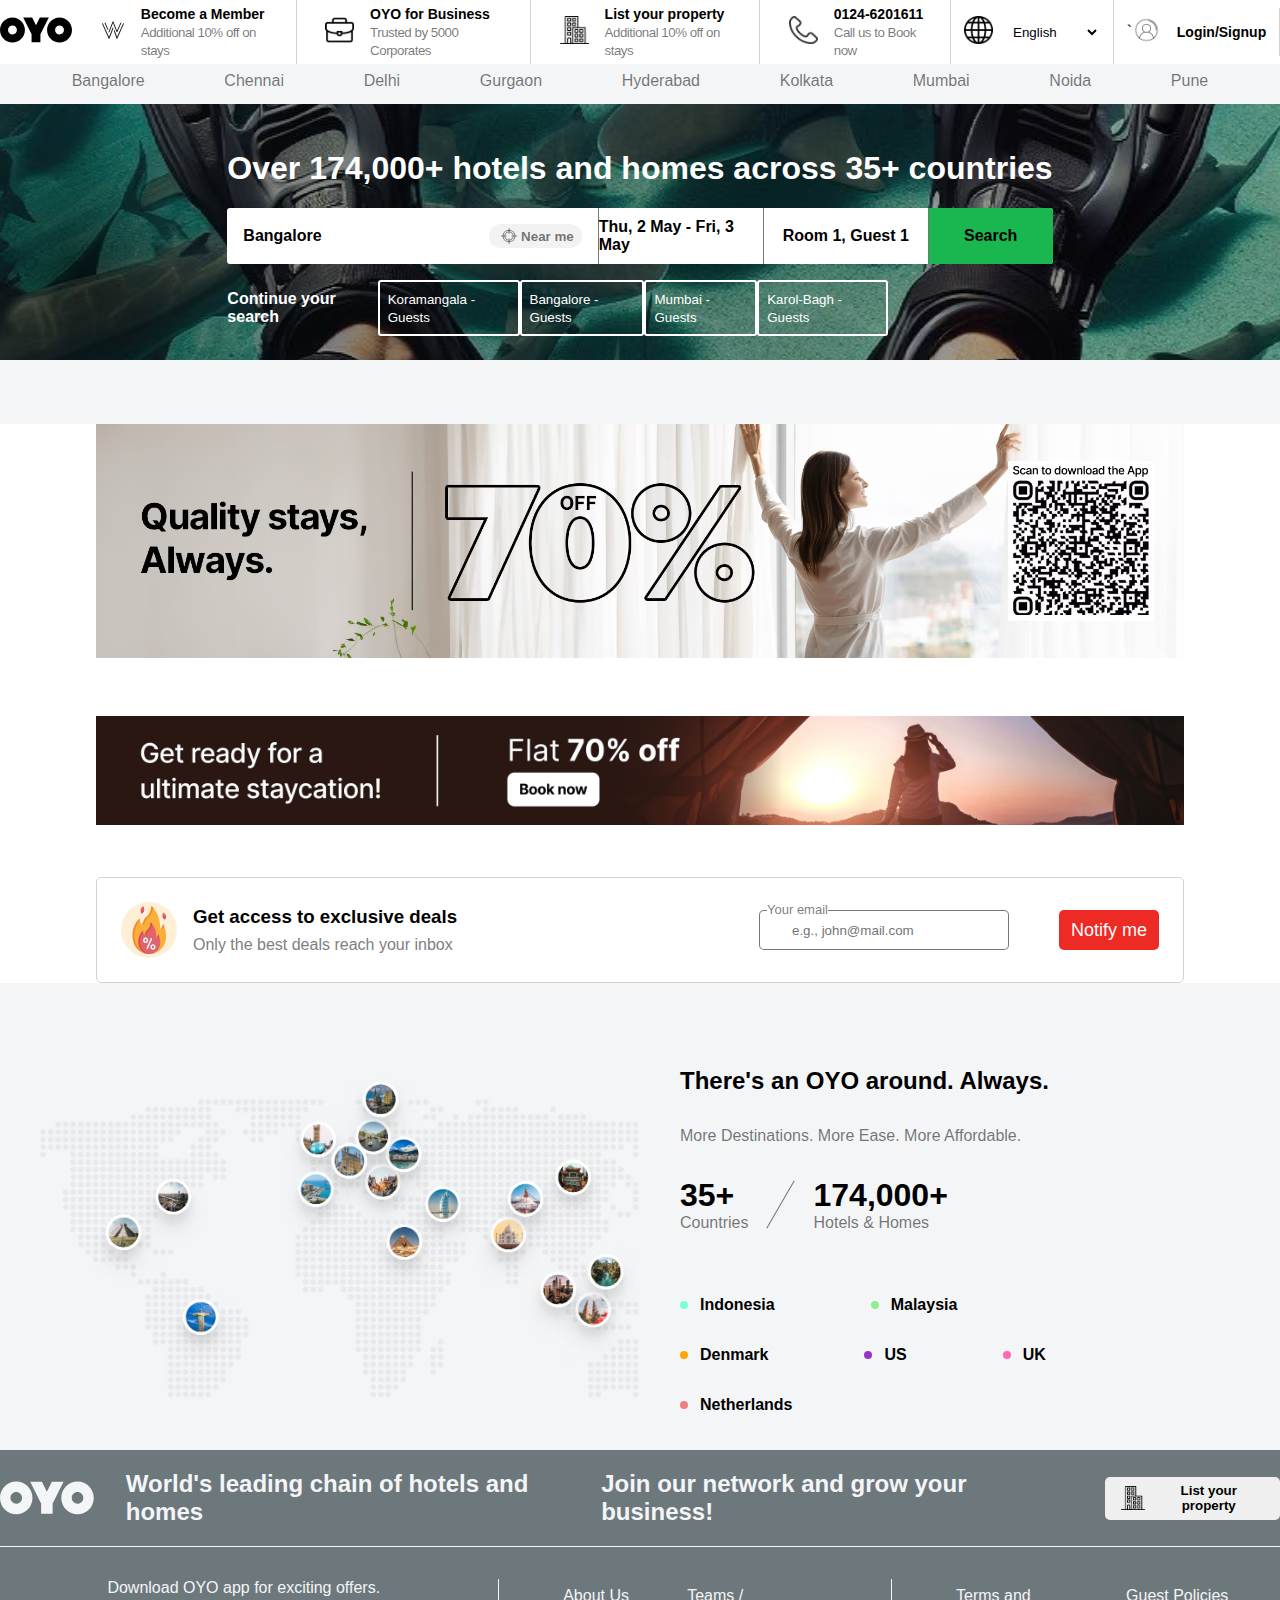
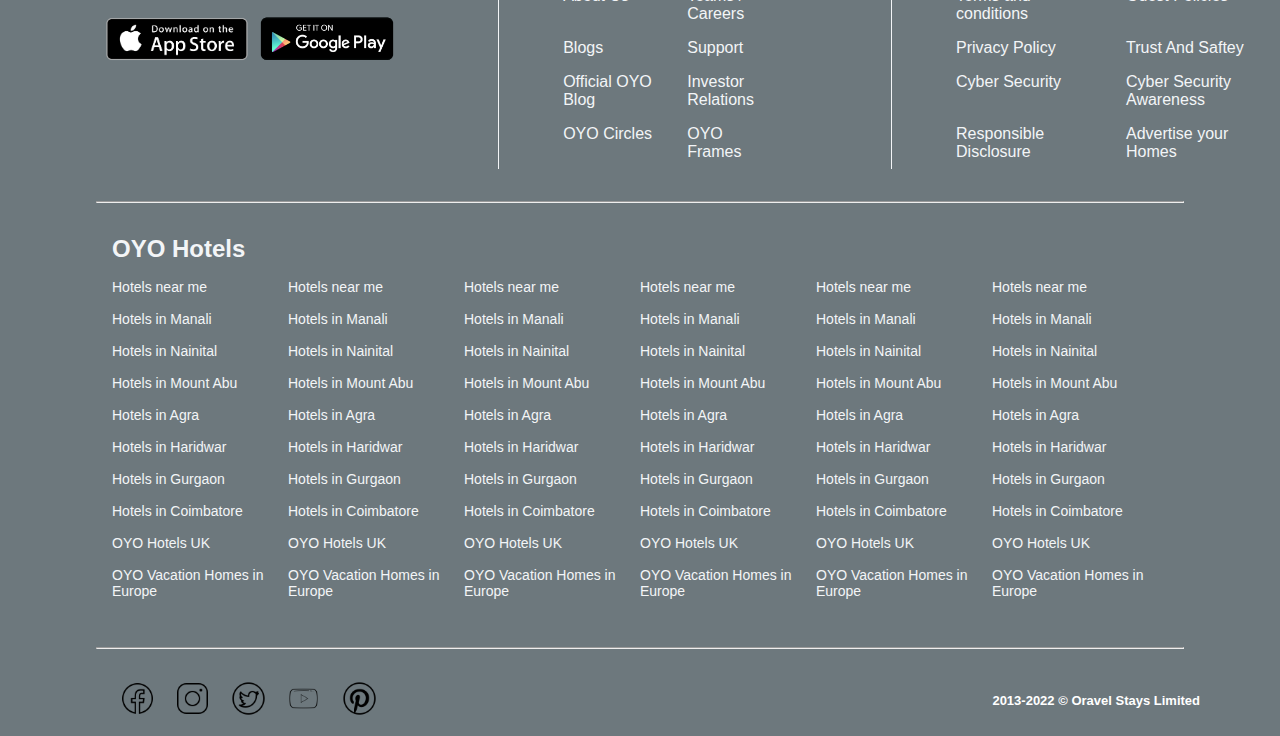
<file: Employee Work/John/oyo_clone/oyo_clone/index.html>
<!DOCTYPE html>
<html lang="en">

<head>
  <meta charset="UTF-8">
  <meta name="viewport" content="width=device-width, initial-scale=1.0">
  <link rel="shortcut icon" href="images/favicon.ico" type="image/x-icon">
  <title data-react-helmet="true">OYO: India&#x27;s Best Online Hotel Booking Site for Sanitized Stays</title>
  <link rel="stylesheet" href="style.css">
</head>

<body>
  <div class="layout__container">

    <!-- Navbar -->
    <nav class="navbar">
      <div class="logo">
        <svg role="img" viewBox="0 0 24 24" xmlns="http://www.w3.org/2000/svg">
          <title>OYO</title>
          <path
            d="M19.843 16.185C22.135 16.185 24 14.307 24 12c0-2.309-1.865-4.185-4.157-4.185-2.293 0-4.158 1.876-4.158 4.185 0 2.307 1.865 4.185 4.158 4.185zm0-5.677c.817 0 1.482.67 1.482 1.492s-.666 1.49-1.483 1.49A1.488 1.488 0 0 1 18.36 12c0-.824.665-1.493 1.482-1.493zM4.157 16.185c2.293 0 4.158-1.878 4.158-4.185 0-2.309-1.865-4.185-4.158-4.185C1.866 7.815 0 9.691 0 12c0 2.307 1.866 4.185 4.157 4.185zm0-5.677c.818 0 1.483.67 1.483 1.492s-.665 1.49-1.483 1.49A1.488 1.488 0 0 1 2.677 12c0-.824.664-1.493 1.48-1.493zm7.84-.094L10.722 7.87H7.733l2.791 5.564v2.62h2.948v-2.62l2.791-5.564h-2.99l-1.275 2.544Z" />
        </svg>
      </div>
      <div class="navigations__container">
        <ul style="display: flex;">
          <li>
            <div class="promoCard">
              <div class="icon">
                <svg width="24" height="24" viewBox="0 0 24 24" fill="none" xmlns="http://www.w3.org/2000/svg">
                  <path
                    d="M1.95603 5.4489C1.84279 5.19704 1.54682 5.08467 1.29497 5.1979C1.04311 5.31114 0.930736 5.60711 1.04397 5.85896L1.95603 5.4489ZM8.0625 20.2501L7.60647 20.4551C7.68914 20.639 7.87413 20.7552 8.07565 20.7499C8.27717 20.7446 8.45579 20.6188 8.52868 20.4309L8.0625 20.2501ZM12.4662 10.277C12.566 10.0196 12.4382 9.7299 12.1808 9.63006C11.9233 9.53022 11.6337 9.658 11.5338 9.91546L12.4662 10.277ZM1.04397 5.85896L7.60647 20.4551L8.51853 20.0451L1.95603 5.4489L1.04397 5.85896ZM8.52868 20.4309L12.4662 10.277L11.5338 9.91546L7.59632 20.0693L8.52868 20.4309Z"
                    fill="#212121"></path>
                  <path
                    d="M22.044 5.4489C22.1572 5.19704 22.4532 5.08467 22.705 5.1979C22.9569 5.31114 23.0693 5.60711 22.956 5.85896L22.044 5.4489ZM15.9375 20.2501L16.3935 20.4551C16.3094 20.6421 16.1197 20.7589 15.9149 20.7496C15.71 20.7403 15.5316 20.6069 15.4648 20.413L15.9375 20.2501ZM12.8398 12.7976C12.7498 12.5366 12.8885 12.252 13.1496 12.162C13.4106 12.072 13.6952 12.2107 13.7852 12.4718L12.8398 12.7976ZM22.956 5.85896L16.3935 20.4551L15.4815 20.0451L22.044 5.4489L22.956 5.85896ZM15.4648 20.413L12.8398 12.7976L13.7852 12.4718L16.4102 20.0871L15.4648 20.413Z"
                    fill="#212121"></path>
                  <path d="M8.0625 13.9038L12 3.75L15.9375 13.7055L19.875 5.01923M4.125 5.01923L6.75 11.3654"
                    stroke="#212121" stroke-linecap="round" stroke-linejoin="round"></path>
                </svg>
              </div>
              <div class="diacription">
                <span class="text_1">
                  Become a Member
                </span>
                <br>
                <span class="text_2">
                  <small>
                    Additional 10% off on stays
                  </small>
                </span>
              </div>
            </div>
          </li>

          <li>
            <div class="promoCard">
              <div class="icon">
                <img src="images/briefcase.png" alt="">
              </div>
              <div class="diacription">
                <span class="text_1">
                  OYO for Business
                </span>
                <br>
                <span class="text_2">
                  <small>
                    Trusted by 5000 Corporates
                  </small>
                </span>
              </div>
            </div>
          </li>

          <li>
            <div class="promoCard">
              <div class="icon">
                <img src="images/building.png" alt="">
              </div>
              <div class="diacription">
                <span class="text_1">
                  List your property
                </span>
                <br>
                <span class="text_2">
                  <small>
                    Additional 10% off on stays
                  </small>
                </span>
              </div>
            </div>
          </li>

          <li>
            <div class="promoCard">
              <div class="icon">
                <img src="images/mobile.png" alt="">
              </div>
              <div class="diacription">
                <span class="text_1">
                  0124-6201611
                </span>
                <br>
                <span class="text_2">
                  <small>
                    Call us to Book now
                  </small>
                </span>
              </div>
            </div>
          </li>

          <li>
            <div class="promoCard">
              <label style="padding: 0 1rem 0 0;" for="language"><img src="images/world.png" alt=""></label>
              <select style="width: fit-content; height: 3.8rem; border: none; background: #ffffff;" name="language"
                id="">
                <option value="english">English</option>
                <option value="español">Español</option>
                <option value="bahasa">Bahasa</option>
                <option value="vietnamese"> Vietnamese</option>
                <option value="japanese">Japanese</option>
                <option value="português">Português</option>
              </select>
            </div>
          </li>

          <li>
            <a href="login.html" class="promoCard login__link">
              `<div style="padding: 0 1rem 0 0;" class="icon">
                <img src="images/user (1).png" alt="">
              </div>
              <div class="diacription">
                <span class="text_1">
                  Login/Signup
                </span>
              </div>
            </a>
          </li>

        </ul>
      </div>
    </nav>

    <!-- Cities -->

    <div class="cities__container">

      <div class="city">
        <div>
          <h2>Bangalore</h2>
        </div>
        <div class="hover__content">
          <h4 style="padding: 1rem;">Popular Localities</h4>
          <a href="cityHotels.html">Koramangala</a>
          <a href="#">MG Road</a>
          <a href="#">Rajaji Nagar</a>
          <a href="#">Indiranagar</a>
          <a href="#">Jayanagar</a>
          <a href="#">Madiwala</a>
          <a href="#">Majestic</a>
          <a href="#">Yeshvantpur Railway Station</a>
          <a href="#">Marathahalli </a>
          <a href="# ">Hsr Layout</a>
        </div>
      </div>

      <div class="city">
        <div>
          <h2>Chennai</h2>
        </div>
        <div class="hover__content">
          <h4 style="padding: 1rem;">Popular Localities</h4>
          <a href="#">Koramangala</a>
          <a href="#">MG Road</a>
          <a href="#">Rajaji Nagar</a>
          <a href="#">Indiranagar</a>
          <a href="#">Jayanagar</a>
          <a href="#">Madiwala</a>
          <a href="#">Majestic</a>
          <a href="#">Yeshvantpur Railway Station</a>
          <a href="#">Marathahalli </a>
          <a href="# ">Hsr Layout</a>
        </div>
      </div>

      <div class="city">
        <div>
          <h2>Delhi</h2>
        </div>
        <div class="hover__content">
          <h4 style="padding: 1rem;">Popular Localities</h4>
          <a href="#">Koramangala</a>
          <a href="#">MG Road</a>
          <a href="#">Rajaji Nagar</a>
          <a href="#">Indiranagar</a>
          <a href="#">Jayanagar</a>
          <a href="#">Madiwala</a>
          <a href="#">Majestic</a>
          <a href="#">Yeshvantpur Railway Station</a>
          <a href="#">Marathahalli </a>
          <a href="# ">Hsr Layout</a>
        </div>
      </div>

      <div class="city">
        <div>
          <h2>Gurgaon</h2>
        </div>
        <div class="hover__content">
          <h4 style="padding: 1rem;">Popular Localities</h4>
          <a href="#">Koramangala</a>
          <a href="#">MG Road</a>
          <a href="#">Rajaji Nagar</a>
          <a href="#">Indiranagar</a>
          <a href="#">Jayanagar</a>
          <a href="#">Madiwala</a>
          <a href="#">Majestic</a>
          <a href="#">Yeshvantpur Railway Station</a>
          <a href="#">Marathahalli </a>
          <a href="# ">Hsr Layout</a>
        </div>
      </div>

      <div class="city">
        <div>
          <h2>Hyderabad</h2>
        </div>
        <div class="hover__content">
          <h4 style="padding: 1rem;">Popular Localities</h4>
          <a href="#">Koramangala</a>
          <a href="#">MG Road</a>
          <a href="#">Rajaji Nagar</a>
          <a href="#">Indiranagar</a>
          <a href="#">Jayanagar</a>
          <a href="#">Madiwala</a>
          <a href="#">Majestic</a>
          <a href="#">Yeshvantpur Railway Station</a>
          <a href="#">Marathahalli </a>
          <a href="# ">Hsr Layout</a>
        </div>
      </div>

      <div class="city">
        <div>
          <h2>Kolkata</h2>
        </div>
        <div class="hover__content">
          <h4 style="padding: 1rem;">Popular Localities</h4>
          <a href="#">Koramangala</a>
          <a href="#">MG Road</a>
          <a href="#">Rajaji Nagar</a>
          <a href="#">Indiranagar</a>
          <a href="#">Jayanagar</a>
          <a href="#">Madiwala</a>
          <a href="#">Majestic</a>
          <a href="#">Yeshvantpur Railway Station</a>
          <a href="#">Marathahalli </a>
          <a href="# ">Hsr Layout</a>
        </div>
      </div>

      <div class="city">
        <div>
          <h2>Mumbai</h2>
        </div>
        <div class="hover__content">
          <h4 style="padding: 1rem;">Popular Localities</h4>
          <a href="#">Koramangala</a>
          <a href="#">MG Road</a>
          <a href="#">Rajaji Nagar</a>
          <a href="#">Indiranagar</a>
          <a href="#">Jayanagar</a>
          <a href="#">Madiwala</a>
          <a href="#">Majestic</a>
          <a href="#">Yeshvantpur Railway Station</a>
          <a href="#">Marathahalli </a>
          <a href="# ">Hsr Layout</a>
        </div>
      </div>

      <div class="city">
        <div>
          <h2>Noida</h2>
        </div>
        <div class="hover__content">
          <h4 style="padding: 1rem;">Popular Localities</h4>
          <a href="#">Koramangala</a>
          <a href="#">MG Road</a>
          <a href="#">Rajaji Nagar</a>
          <a href="#">Indiranagar</a>
          <a href="#">Jayanagar</a>
          <a href="#">Madiwala</a>
          <a href="#">Majestic</a>
          <a href="#">Yeshvantpur Railway Station</a>
          <a href="#">Marathahalli </a>
          <a href="# ">Hsr Layout</a>
        </div>
      </div>

      <div class="city">
        <div>
          <h2>Pune</h2>
        </div>
        <div class="hover__content">
          <h4 style="padding: 1rem;">Popular Localities</h4>
          <a href="#">Koramangala</a>
          <a href="#">MG Road</a>
          <a href="#">Rajaji Nagar</a>
          <a href="#">Indiranagar</a>
          <a href="#">Jayanagar</a>
          <a href="#">Madiwala</a>
          <a href="#">Majestic</a>
          <a href="#">Yeshvantpur Railway Station</a>
          <a href="#">Marathahalli </a>
          <a href="# ">Hsr Layout</a>
        </div>
      </div>

    </div>

    <!-- Search section -->

    <div class="search__container">

      <div class="sub__search__container">
        <h1>
          Over 174,000+ hotels and homes across 35+ countries
        </h1>

        <div class="search__bar">
          <div class="search">
            <h4>
              Bangalore
            </h4>

            <div class="nearMe">
              <img src="images/target.png" alt="">
              <p><small>Near me</small></p>
            </div>
          </div>
          <div class="date">
            <h4>
              Thu, 2 May - Fri, 3 May
            </h4>
          </div>
          <div class="room">
            <h4>
              Room 1, Guest 1
            </h4>
          </div>
          <div class="search__btn">
            <h4>
              Search
            </h4>
          </div>
        </div>

        <div class="continue_search_container">
          <h4>Continue your search</h4>
          <div class="guest">
            <small>Koramangala - Guests</small>
          </div>
          <div class="guest">
            <small>Bangalore - Guests</small>
          </div>
          <div class="guest">
            <small>Mumbai - Guests</small>
          </div>
          <div class="guest">
            <small>Karol-Bagh - Guests</small>
          </div>
        </div>
      </div>




    </div>

    <!-- Offer Banner -->

    <div class="offer__container">

      <div class="banner__1">
        <img src="images/offer_img_1.avif" alt="">
      </div>
      <br><br><br>
      <div class="banner__2">
        <img src="images/offer_img.avif" alt="">
      </div>

      <div class="get__access banner__2">
        <div class="left__section" style="display: flex; align-items: center;">
          <svg width="56" height="56" viewBox="0 0 56 56" fill="none" xmlns="http://www.w3.org/2000/svg">
            <rect width="56" height="56" rx="28" fill="#FFEFD6"></rect>
            <g clip-path="url(#clip0)">
              <path
                d="M43.4629 24.9706C43.4096 24.863 43.3168 24.6099 43.2009 24.2937C42.8146 23.2387 42.0751 23.3548 42.0751 23.3548C42.0751 23.3548 42.2252 23.6018 41.9748 24.2423C41.8994 24.6801 39.3527 27.9335 38.892 27.0953C38.853 27.0244 38.8429 26.9417 38.8523 26.8617C38.9963 25.6378 39.0445 24.3851 38.9986 23.1215C38.7933 17.2803 36.6132 11.1832 32.8602 6.39269C32.8494 6.37917 32.8396 6.36662 32.8288 6.35406C32.77 6.27932 32.7109 6.20487 32.6514 6.13071C32.6513 6.13062 32.6512 6.13052 32.6512 6.13042V6.12994C32.4909 5.93092 32.328 5.73403 32.1624 5.53955C31.7332 5.03548 31.5152 5.46239 31.0476 4.99145C30.8953 4.83791 30.6281 4.92965 30.6035 5.14305C30.0612 9.93939 28.9194 11.7818 27.6855 13.2709C26.1221 14.9161 23.7463 16.8486 22.7687 19.4345C22.286 20.4933 21.4636 21.5142 21.2125 22.5555C21.1719 22.7698 20.8805 22.7903 20.7653 22.6628C19.8005 21.7182 19.081 19.8628 18.7935 18.214C18.6962 17.6564 18.3402 18.0929 18.3489 17.6258C18.3469 17.4752 18.1622 17.4008 18.0532 17.508C13.0378 22.4086 11.4735 29.2221 12.3842 36.3727C12.5326 37.5604 12.5794 38.7522 12.8859 39.8733C13.9009 43.7544 16.6448 46.7636 19.809 48.9462C22.6607 50.9131 25.7867 52.2687 29.4689 51.939C29.4677 51.9389 29.4664 51.9387 29.4653 51.9386C37.5725 51.3468 43.6767 45.476 44.8186 37.5577C45.6277 32.5656 44.5259 27.9552 43.4629 24.9706Z"
                fill="#F9AF38"></path>
              <path
                d="M29.0957 51.9683C21.4669 52.4607 14.3078 47.1507 12.4097 39.891C12.1032 38.7699 11.8291 37.5145 11.6807 36.3268C10.77 29.1762 13.3479 21.4385 18.3634 16.5379C18.4724 16.4307 18.6571 16.5051 18.6591 16.6557C18.6502 17.1231 18.6984 17.6561 18.7956 18.2143C14.798 23.0975 12.8331 29.9458 13.6456 36.3268C13.794 37.5145 14.0681 38.7699 14.3746 39.891C16.1086 46.523 22.2342 51.5289 29.0957 51.9683Z"
                fill="#F48931"></path>
              <path d="M39.0776 27.2468C39.0863 27.2478 39.095 27.2488 39.1037 27.2488H39.0767L39.0776 27.2468Z"
                fill="#F48931">
              </path>
              <path
                d="M22.7706 18.3677C22.6193 18.6554 22.4798 18.9432 22.3501 19.2281L22.3491 19.2261C22.4788 18.9413 22.6183 18.6545 22.7706 18.3677Z"
                fill="#F48931"></path>
              <path
                d="M37.864 33.6528C37.6473 33.1121 37.588 32.9516 37.4543 32.683C37.4066 32.5873 37.2629 32.6058 37.2417 32.7101C37.17 33.0617 37.1532 33.3054 36.9694 33.776C36.6815 34.5302 36.0767 35.1959 35.4905 35.7411C35.4126 35.8148 35.3007 35.7944 35.2427 35.725C35.2162 35.6789 35.201 35.6343 35.2054 35.5987C35.7579 31.0758 34.2929 25.9628 31.2888 22.1281C31.2818 22.1193 31.2752 22.1115 31.2684 22.1033C31.2554 22.0868 31.2424 22.0704 31.2295 22.054C30.8299 21.5494 30.507 21.2828 30.0547 20.8276C29.9545 20.7268 29.78 20.7867 29.7639 20.9269C29.4088 24.0681 28.8392 25.7268 28.0311 26.7018C27.2443 27.652 26.4367 27.9167 25.5345 29.2725C24.71 30.5125 24.2672 31.6237 24.0173 32.642C23.9849 32.7739 23.4572 32.8871 23.3671 32.7843C23.11 32.4921 22.8048 32.0715 22.545 31.4954C22.3716 31.1108 22.2508 30.7294 22.1671 30.3712C22.0256 29.765 21.8239 29.6596 21.8201 29.284C21.819 29.1851 21.6976 29.1368 21.6263 29.2069C18.1285 32.6246 17.0942 37.564 18.0476 42.4875C19.3755 49.3449 24.7136 52.0103 28.5828 51.9508C28.752 51.9482 28.9678 51.9818 29.1939 51.9645C31.5827 51.7825 36.858 50.5796 38.7932 44.0252C39.9009 40.2736 39.0702 36.6616 38.2722 34.4032C38.1702 34.1139 37.864 33.6528 37.864 33.6528Z"
                fill="#DF646E"></path>
              <path d="M24.3565 30.6353L24.0156 31.5043C24.1129 31.2224 24.2259 30.9307 24.3565 30.6353Z"
                fill="#DC4955"></path>
              <path
                d="M29.2592 51.9587C29.0107 51.9857 28.7721 51.9799 28.5953 51.9925C24.7254 52.0321 18.8857 49.4963 17.5584 42.6393C16.6044 37.7155 18.2923 32.1901 21.7898 28.7727C21.8615 28.7022 21.9824 28.7505 21.9834 28.8499C21.9873 29.2256 22.0227 29.7644 22.1641 30.3708C19.6294 33.7679 18.5104 38.4243 19.3268 42.6393C20.5313 48.858 25.4679 51.5464 29.2592 51.9587Z"
                fill="#DC4955"></path>
              <path
                d="M26.2689 47.0235C26.1713 47.0235 26.0721 47.0043 25.9768 46.9639C25.6033 46.8051 25.4314 46.3788 25.5929 46.0117L29.7857 36.4818C29.9472 36.1148 30.3809 35.9459 30.7544 36.1045C31.1279 36.2633 31.2998 36.6896 31.1382 37.0567L26.9455 46.5866C26.8252 46.86 26.5538 47.0235 26.2689 47.0235Z"
                fill="#F5FCFF"></path>
              <path
                d="M24.6086 41.1112C24.6 41.1112 24.5915 41.1112 24.5828 41.1111C23.1807 41.0963 22.0536 39.8339 22.0705 38.2971C22.0873 36.7695 23.2283 35.5369 24.6191 35.5369C24.6274 35.5369 24.6357 35.5369 24.644 35.537C25.3444 35.5444 25.9929 35.8552 26.4702 36.4124C26.9206 36.9382 27.1643 37.6267 27.1564 38.351C27.1484 39.0754 26.8897 39.7585 26.4278 40.2746C25.9444 40.8148 25.2992 41.1112 24.6086 41.1112ZM24.619 36.9853C24.0335 36.9853 23.5521 37.5784 23.5441 38.3128C23.536 39.0509 24.0091 39.6566 24.5987 39.6628C24.864 39.6693 25.1198 39.5431 25.3212 39.318C25.5502 39.0621 25.6786 38.7131 25.6828 38.3354C25.6869 37.9576 25.5662 37.606 25.343 37.3454C25.1465 37.1161 24.8927 36.9882 24.6282 36.9854C24.6251 36.9853 24.622 36.9853 24.619 36.9853Z"
                fill="#F5FCFF"></path>
              <path
                d="M31.9789 47.7355C31.9705 47.7355 31.9624 47.7355 31.9539 47.7354C30.5519 47.7205 29.4248 46.4581 29.4416 44.9214C29.4585 43.3937 30.5994 42.1611 31.9902 42.1611C31.9985 42.1611 32.0069 42.1611 32.0152 42.1612C33.4173 42.1761 34.5444 43.4385 34.5276 44.9752V44.9753C34.5107 46.5028 33.3696 47.7355 31.9789 47.7355ZM31.9901 43.6096C31.4045 43.6096 30.9233 44.2027 30.9153 44.9371C30.9071 45.6752 31.3802 46.2808 31.9698 46.287C32.556 46.2959 33.0458 45.6978 33.0539 44.9596V44.9597C33.062 44.2214 32.589 43.6159 31.9993 43.6096C31.9963 43.6096 31.9931 43.6096 31.9901 43.6096ZM33.7907 44.9675H33.7917H33.7907Z"
                fill="#F5FCFF"></path>
              <path
                d="M22.9706 8.18038C22.6319 9.9446 21.4674 10.8489 20.9599 11.2499C20.8657 11.3243 20.7271 11.298 20.6669 11.195C20.3422 10.6398 19.5719 9.4134 19.9103 7.65024C19.987 7.25085 19.9486 6.80183 20.115 6.457C20.6836 5.27833 21.6379 4.44412 22.0306 4.13386C22.1248 4.0594 22.2633 4.08577 22.3235 4.1887C22.5793 4.62595 23.1748 5.77506 23.251 7.10484C23.2715 7.46348 23.0424 7.8058 22.9706 8.18038Z"
                fill="#DF646E"></path>
              <path
                d="M23.1824 8.20935C22.8445 9.97358 21.3983 11.2502 20.8904 11.6509C20.796 11.7253 20.6575 11.6992 20.5976 11.5968C20.2734 11.0416 19.4 9.33819 19.7389 7.57493C19.8224 7.13942 19.9737 6.73385 20.1624 6.36401C20.238 7.69274 20.8334 8.84185 21.0888 9.27928C21.1487 9.38164 21.2873 9.40771 21.3816 9.33336C21.7638 9.03208 22.6784 8.23349 23.2502 7.10466C23.2718 7.46388 23.2541 7.83565 23.1824 8.20935Z"
                fill="#DC4955"></path>
              <path
                d="M44.7532 13.7725C45.1065 15.3704 44.2831 16.6178 43.9672 17.1255C43.9091 17.219 43.783 17.2458 43.6908 17.1844C43.189 16.8504 41.9794 16.0939 41.6262 14.4956C41.5673 14.2295 41.3847 13.9451 41.3857 13.684C41.3912 12.3776 42.0438 11.1977 42.307 10.7745C42.3652 10.6811 42.4912 10.6542 42.5835 10.7156C42.9658 10.9703 43.9125 11.6693 44.4975 12.6952C44.68 13.0153 44.6692 13.3925 44.7532 13.7725Z"
                fill="#DF646E"></path>
              <path
                d="M44.0723 17.4506C44.0143 17.5433 43.8876 17.5704 43.7962 17.5095C43.2942 17.1754 41.8215 16.0755 41.4678 14.4774C41.3951 14.1491 41.3745 13.8198 41.3912 13.5011C41.9758 14.5276 42.9219 15.2267 43.305 15.4817C43.3964 15.5425 43.5231 15.5155 43.5811 15.4228C43.8316 15.0201 44.4368 13.9289 44.4967 12.6958C44.6795 13.0154 44.8268 13.3669 44.9113 13.7474C45.264 15.3455 44.3877 16.9427 44.0723 17.4506Z"
                fill="#DC4955"></path>
              <path
                d="M31.229 22.0537C30.7987 24.3529 30.0451 25.6932 29.3613 26.5188C28.5744 27.469 27.8464 27.7771 26.9435 29.1328C26.5113 29.7827 26.1193 30.7648 25.8363 31.5547C25.5602 32.3233 24.8205 32.837 23.9903 32.8399L23.4941 32.8419C23.8301 32.6928 23.793 31.9032 24.0169 31.5045C24.3096 30.7075 24.6911 29.837 25.1751 29.1328C26.078 27.7771 26.806 27.469 27.5929 26.5188C28.4005 25.5435 29.3044 23.8517 29.66 20.7105C29.6757 20.5705 29.8506 20.5106 29.9508 20.611C30.3458 21.0098 30.723 21.4289 31.0777 21.8654C31.1288 21.9282 31.1789 21.9909 31.229 22.0537Z"
                fill="#DC4955"></path>
              <path
                d="M38.2702 34.4033C38.2589 34.4241 38.2465 34.4456 38.2334 34.4676C37.7391 35.295 36.82 35.7871 35.8438 35.7871H35.3887L35.3897 35.7861C35.425 35.7832 35.4604 35.7697 35.4899 35.7407C36.0764 35.1961 36.5539 34.4207 36.8417 33.6665C36.993 33.2784 37.0972 32.9104 37.1699 32.5956C37.1699 32.5947 37.1699 32.5947 37.1699 32.5937C37.1846 32.528 37.1984 32.4633 37.2111 32.4035C37.2327 32.2992 37.3762 32.2799 37.4233 32.3755C37.5579 32.6449 37.7544 33.064 37.9715 33.6038V33.6047C38.0688 33.8471 38.17 34.1146 38.2702 34.4033Z"
                fill="#DC4955"></path>
              <path d="M39.1042 27.249H39.0771L39.0781 27.2471C39.0868 27.248 39.0955 27.249 39.1042 27.249Z"
                fill="#F48931">
              </path>
              <path
                d="M30.3746 4.22801C29.8323 9.02436 28.452 11.6074 27.218 13.0965C25.6549 14.7419 23.3265 16.6423 22.349 19.2283L22.348 19.2264C22.1215 19.7241 21.9144 20.2597 21.7304 20.7958L21.729 20.7936C21.7008 20.8771 21.6746 20.9607 21.6455 21.0437C21.6457 21.0441 21.6459 21.0446 21.6461 21.045C21.4755 21.5649 21.3283 22.0802 21.2133 22.5559C21.1916 22.6737 21.0924 22.7336 20.9893 22.7413V22.7423H21.6796C22.5464 22.7423 23.3123 22.1846 23.5608 21.3684C23.7875 20.6245 24.0731 19.7525 24.3129 19.2264L24.3139 19.2283C25.2914 16.6423 27.6198 14.7419 29.1829 13.0965C30.299 11.7494 31.5359 9.50718 32.1627 5.54032C31.7343 5.03626 31.2863 4.54764 30.8187 4.07641C30.6664 3.92287 30.3992 4.01461 30.3746 4.22801Z"
                fill="#F48931"></path>
              <path
                d="M41.9047 22.0827C41.7789 22.7036 41.5913 23.3709 41.3407 24.0111C41.329 24.079 41.273 24.2205 41.1858 24.4065C41.1763 24.4267 41.1666 24.4472 41.1564 24.4683C41.1527 24.476 41.1488 24.484 41.145 24.4918C41.1068 24.5705 41.0639 24.6557 41.017 24.7457C41.0085 24.7622 40.9999 24.7786 40.9911 24.7953C40.4845 25.7586 39.561 27.2188 39.088 27.2247L39.0742 27.2489L39.1724 27.2476C40.3886 27.2323 41.5301 26.6649 42.261 25.7093C42.6662 25.1795 43.0517 24.633 43.2015 24.294C42.8154 23.2395 42.1748 21.4821 41.9047 22.0827Z"
                fill="#F48931"></path>
            </g>
            <defs>
              <clipPath id="clip0">
                <rect width="48" height="48" fill="white" transform="translate(4 4)"></rect>
              </clipPath>
            </defs>
          </svg>
          <div style="margin-left: 1rem;">
            <h3 style="margin-bottom: 0.5rem;">
              Get access to exclusive deals
            </h3>
            <p style="color: grey;">
              Only the best deals reach your inbox
            </p>
          </div>

        </div>


        <div class="right__section">
          <form action="">
            <label for="email">Your email</label>
            <input placeholder="e.g., john@mail.com" type="email" name="email" id="">
            <button>Notify me</button>
          </form>
        </div>
      </div>

    </div>

    <!-- world map -->

    <div class="map__container">
      <div class="map__left">
        <img src="images/world_map.avif" alt="">
      </div>

      <div class="map__right">
        <h2>There's an OYO around. Always.</h2>
        <p>More Destinations. More Ease. More Affordable.</p>
        <div class="insights">
          <span>
            <h1>35+</h1>
            <p>Countries</p>
          </span>
          <div class="slash"></div>
          <span>
            <h1>174,000+</h1>
            <p>Hotels & Homes</p>
          </span>
        </div>

        <ul class="countries__list">

          <li>
            <span style="background-color: aquamarine;" class="colors"></span>
            <span>Indonesia</span>
          </li>

          <li>
            <span style="background-color: lightgreen;" class="colors"></span>
            <span>Malaysia</span>
          </li>

          <li>
            <span style="background-color: orange;" class="colors"></span>
            <span>Denmark</span>
          </li>

          <li>
            <span style="background-color: darkorchid;" class="colors"></span>
            <span>US</span>
          </li>

          <li>
            <span style="background-color: hotpink;" class="colors"></span>
            <span>UK</span>
          </li>

          <li>
            <span style="background-color: lightcoral;" class="colors"></span>
            <span>Netherlands</span>
          </li>

        </ul>
      </div>
    </div>

    <!-- footer section -->

    <div class="footer__container">
      <div class="footer__head">
        <div class="footer__head__left">
          <svg role="img" viewBox="0 0 24 24" xmlns="http://www.w3.org/2000/svg">
            <title>OYO</title>
            <path
              d="M19.843 16.185C22.135 16.185 24 14.307 24 12c0-2.309-1.865-4.185-4.157-4.185-2.293 0-4.158 1.876-4.158 4.185 0 2.307 1.865 4.185 4.158 4.185zm0-5.677c.817 0 1.482.67 1.482 1.492s-.666 1.49-1.483 1.49A1.488 1.488 0 0 1 18.36 12c0-.824.665-1.493 1.482-1.493zM4.157 16.185c2.293 0 4.158-1.878 4.158-4.185 0-2.309-1.865-4.185-4.158-4.185C1.866 7.815 0 9.691 0 12c0 2.307 1.866 4.185 4.157 4.185zm0-5.677c.818 0 1.483.67 1.483 1.492s-.665 1.49-1.483 1.49A1.488 1.488 0 0 1 2.677 12c0-.824.664-1.493 1.48-1.493zm7.84-.094L10.722 7.87H7.733l2.791 5.564v2.62h2.948v-2.62l2.791-5.564h-2.99l-1.275 2.544Z" />
          </svg>
          <h2>
            World's leading chain of hotels and homes
          </h2>
        </div>
        <div class="footer__head__right">
          <h2>
            Join our network and grow your business!
          </h2>
          <button>
            <img src="images/building.png" alt="">
            <p>
              List your property
            </p>
          </button>
        </div>
      </div>

      <div class="footer__app__section">
        <div class="sec_1">
          <p>Download OYO app for exciting offers.</p>
          <div class="connection_images">
            <img src="images/appstore.png" alt="">
            <img src="images/playstore.png" alt="">
          </div>
        </div>
        <div class="vertical__bar"></div>
        <div class="sec_2">
          <h4>
            About Us
          </h4>
          <h4>
            Teams / Careers
          </h4>
          <h4>
            Blogs
          </h4>
          <h4>
            Support
          </h4>
          <h4>
            Official OYO Blog
          </h4>
          <h4>
            Investor Relations
          </h4>
          <h4>
            OYO Circles
          </h4>
          <h4>
            OYO Frames
          </h4>
        </div>
        <div class="vertical__bar"></div>
        <div class="sec_2">
          <h4>
            Terms and conditions
          </h4>
          <h4>
            Guest Policies
          </h4>
          <h4>
            Privacy Policy
          </h4>
          <h4>
            Trust And Saftey
          </h4>
          <h4>
            Cyber Security
          </h4>
          <h4>
            Cyber Security Awareness
          </h4>
          <h4>
            Responsible Disclosure
          </h4>
          <h4>
            Advertise your Homes
          </h4>
        </div>
      </div>
      <hr style="width: 85%; margin: auto;">

      <div class="hotels__section">
        <h2>
          OYO Hotels
        </h2>
        <div class="hotel__list__section">
          <!-- col 1 -->
          <div class="hotel__list">
            <h4>
              Hotels near me
            </h4>
            <h4>
              Hotels in Manali
            </h4>
            <h4>
              Hotels in Nainital
            </h4>
            <h4>
              Hotels in Mount Abu
            </h4>
            <h4>
              Hotels in Agra
            </h4>
            <h4>
              Hotels in Haridwar
            </h4>
            <h4>
              Hotels in Gurgaon
            </h4>
            <h4>
              Hotels in Coimbatore
            </h4>
            <h4>
              OYO Hotels UK
            </h4>
            <h4>
              OYO Vacation Homes in Europe
            </h4>
          </div>
          <!-- col 2 -->
          <div class="hotel__list">
            <h4>
              Hotels near me
            </h4>
            <h4>
              Hotels in Manali
            </h4>
            <h4>
              Hotels in Nainital
            </h4>
            <h4>
              Hotels in Mount Abu
            </h4>
            <h4>
              Hotels in Agra
            </h4>
            <h4>
              Hotels in Haridwar
            </h4>
            <h4>
              Hotels in Gurgaon
            </h4>
            <h4>
              Hotels in Coimbatore
            </h4>
            <h4>
              OYO Hotels UK
            </h4>
            <h4>
              OYO Vacation Homes in Europe
            </h4>
          </div>
          <!-- col 3 -->
          <div class="hotel__list">
            <h4>
              Hotels near me
            </h4>
            <h4>
              Hotels in Manali
            </h4>
            <h4>
              Hotels in Nainital
            </h4>
            <h4>
              Hotels in Mount Abu
            </h4>
            <h4>
              Hotels in Agra
            </h4>
            <h4>
              Hotels in Haridwar
            </h4>
            <h4>
              Hotels in Gurgaon
            </h4>
            <h4>
              Hotels in Coimbatore
            </h4>
            <h4>
              OYO Hotels UK
            </h4>
            <h4>
              OYO Vacation Homes in Europe
            </h4>
          </div>
          <!-- col 4 -->
          <div class="hotel__list">
            <h4>
              Hotels near me
            </h4>
            <h4>
              Hotels in Manali
            </h4>
            <h4>
              Hotels in Nainital
            </h4>
            <h4>
              Hotels in Mount Abu
            </h4>
            <h4>
              Hotels in Agra
            </h4>
            <h4>
              Hotels in Haridwar
            </h4>
            <h4>
              Hotels in Gurgaon
            </h4>
            <h4>
              Hotels in Coimbatore
            </h4>
            <h4>
              OYO Hotels UK
            </h4>
            <h4>
              OYO Vacation Homes in Europe
            </h4>
          </div>
          <!-- col 5 -->
          <div class="hotel__list">
            <h4>
              Hotels near me
            </h4>
            <h4>
              Hotels in Manali
            </h4>
            <h4>
              Hotels in Nainital
            </h4>
            <h4>
              Hotels in Mount Abu
            </h4>
            <h4>
              Hotels in Agra
            </h4>
            <h4>
              Hotels in Haridwar
            </h4>
            <h4>
              Hotels in Gurgaon
            </h4>
            <h4>
              Hotels in Coimbatore
            </h4>
            <h4>
              OYO Hotels UK
            </h4>
            <h4>
              OYO Vacation Homes in Europe
            </h4>
          </div>
          <!-- col 6 -->
          <div class="hotel__list">
            <h4>
              Hotels near me
            </h4>
            <h4>
              Hotels in Manali
            </h4>
            <h4>
              Hotels in Nainital
            </h4>
            <h4>
              Hotels in Mount Abu
            </h4>
            <h4>
              Hotels in Agra
            </h4>
            <h4>
              Hotels in Haridwar
            </h4>
            <h4>
              Hotels in Gurgaon
            </h4>
            <h4>
              Hotels in Coimbatore
            </h4>
            <h4>
              OYO Hotels UK
            </h4>
            <h4>
              OYO Vacation Homes in Europe
            </h4>
          </div>
        </div>
      </div>

      <hr style="width: 85%; margin: auto;">

      <div class="footer__end">
        <div class="icons">
          <img src="images/icons8-facebook-50.png" alt="">
          <img src="images/icons8-ig-50.png" alt="">
          <img src="images/icons8-twitter-circled-50.png" alt="">
          <img src="images/icons8-youtube-100.png" alt="">
          <img src="images/icons8-pinterest-50.png" alt="">
        </div>
        <div class="copy__right">
          2013-2022 © Oravel Stays Limited
        </div>
      </div>

    </div>


  </div>
</body>

</html>
</file>
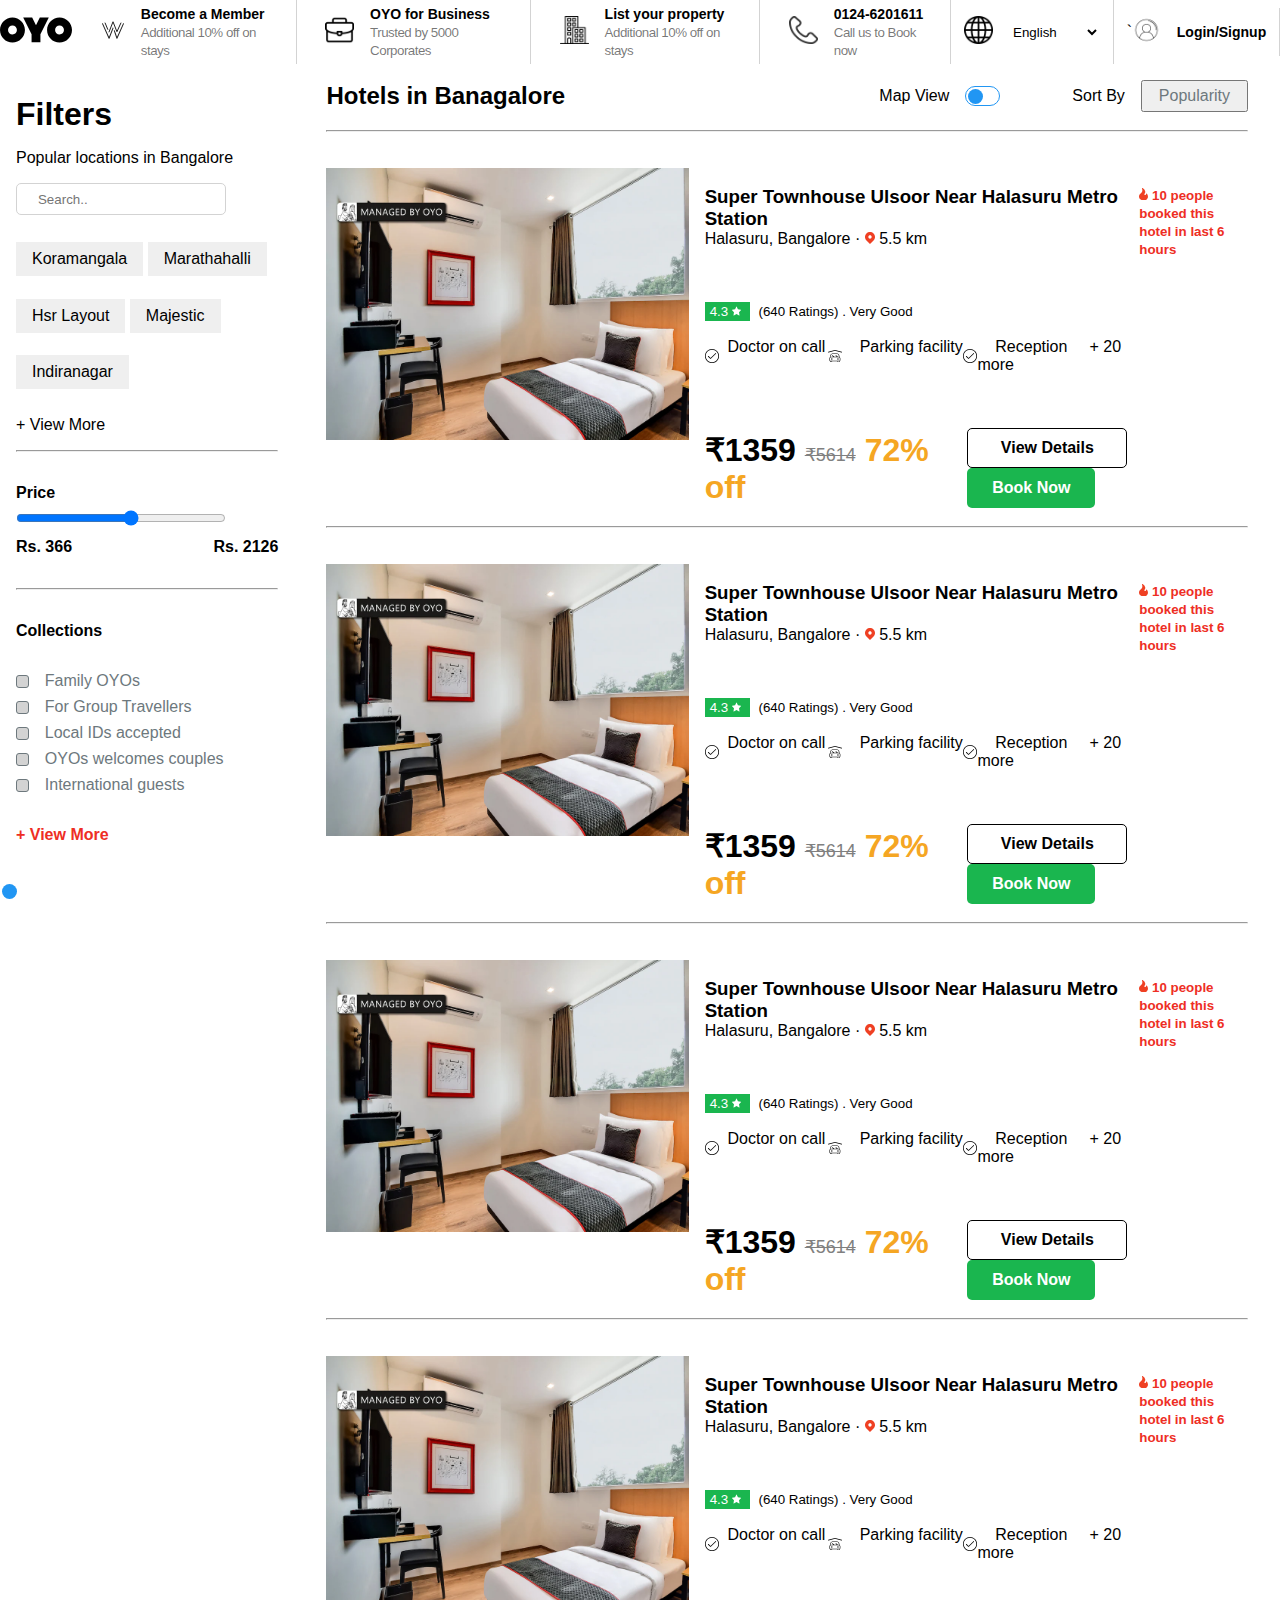
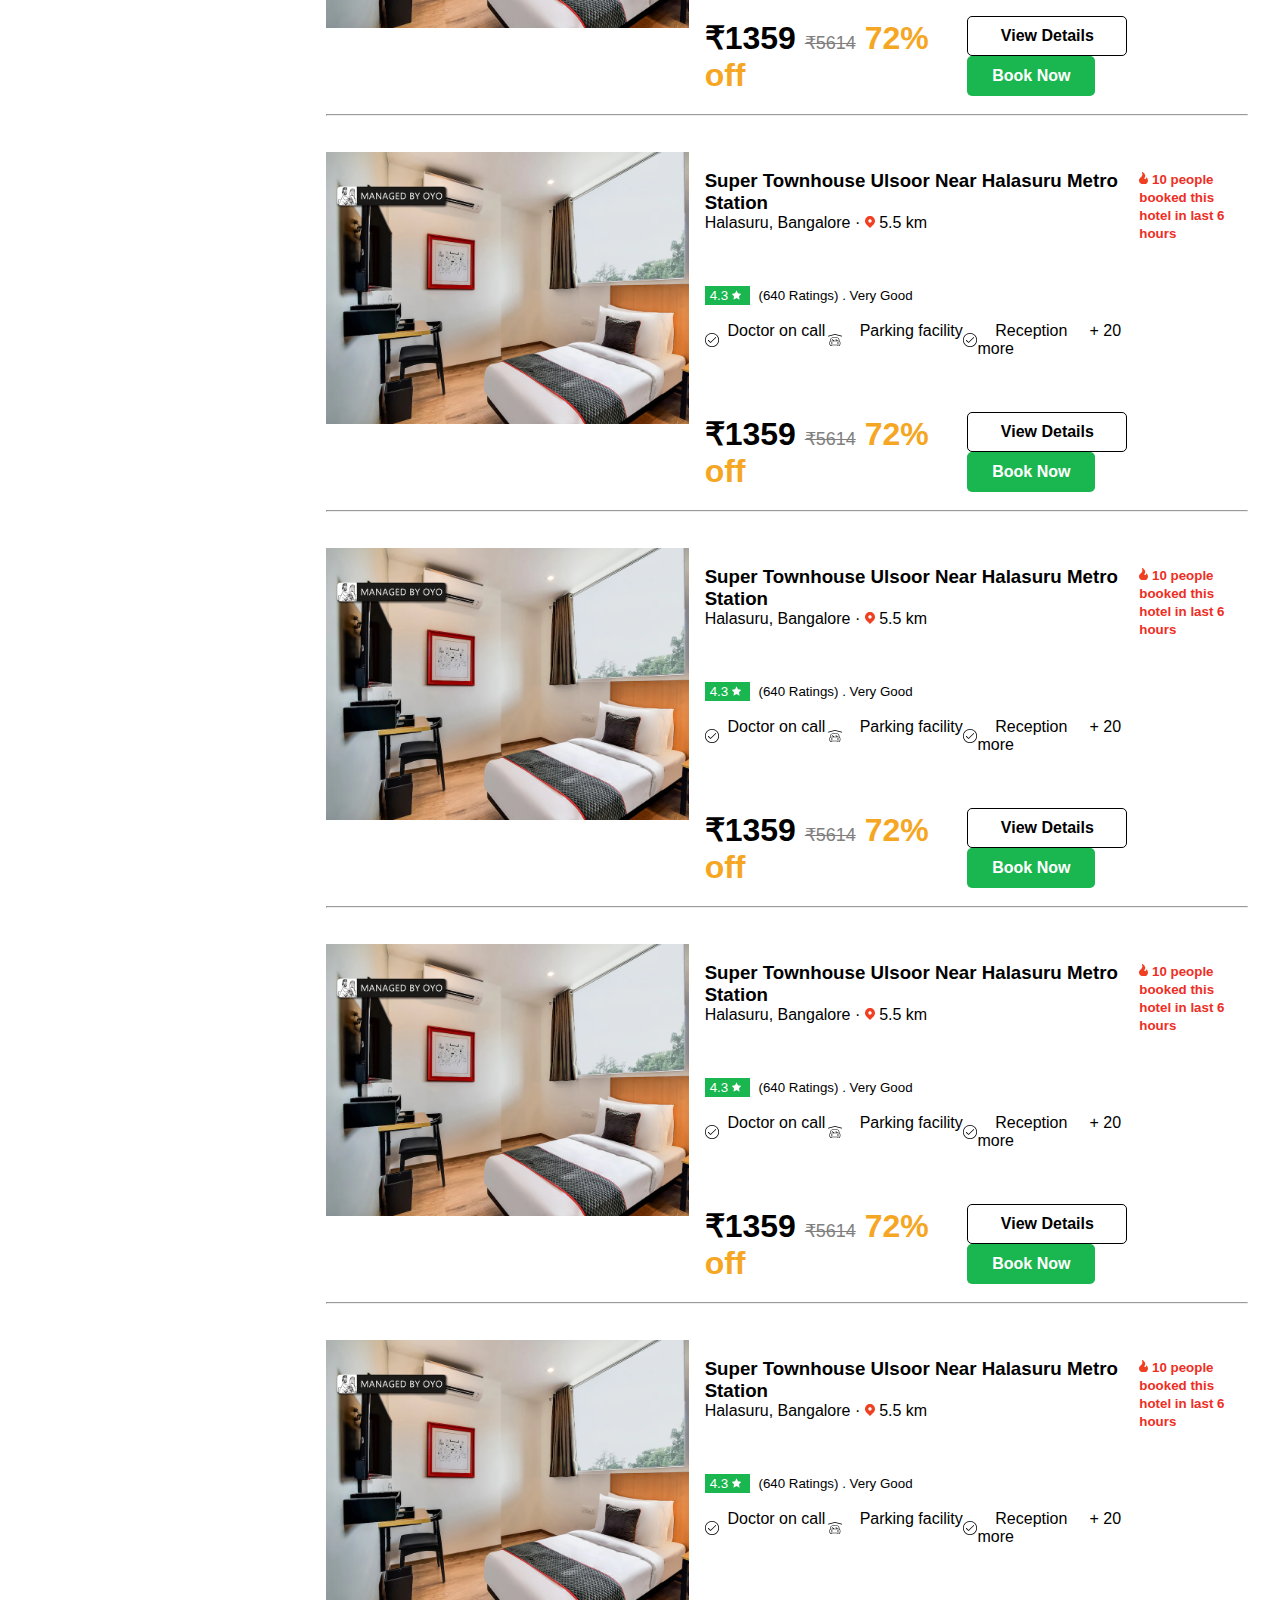
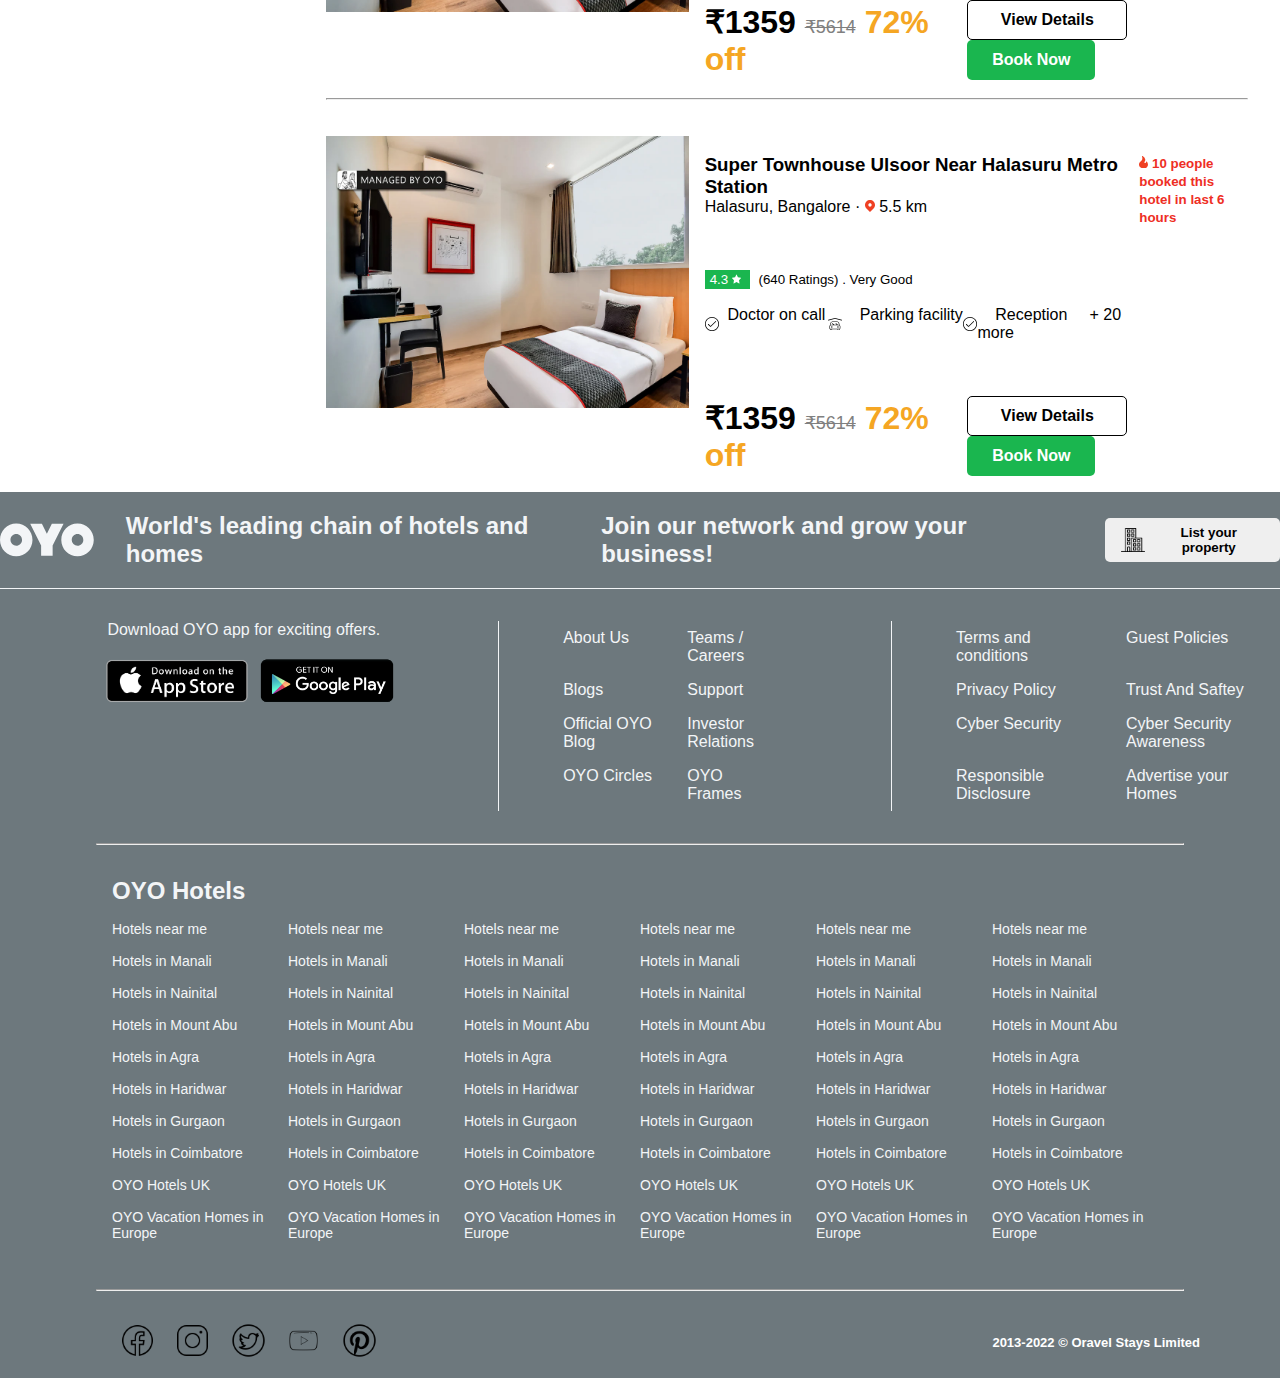
<file: Employee Work/John/oyo_clone/oyo_clone/cityHotels.html>
<!DOCTYPE html>
<html lang="en">

<head>
  <meta charset="UTF-8">
  <meta name="viewport" content="width=device-width, initial-scale=1.0">
  <link rel="shortcut icon" href="images/favicon.ico" type="image/x-icon">
  <title data-react-helmet="true">OYO: India&#x27;s Best Online Hotel Booking Site for Sanitized Stays</title>
  <link rel="stylesheet" href="style.css">
  <link rel="stylesheet" href="cityHotels.css">
</head>

<body>
  <div class="layout__container">

    <!-- Navbar -->

    <nav class="navbar">
      <div class="logo">
        <svg role="img" viewBox="0 0 24 24" xmlns="http://www.w3.org/2000/svg">
          <title>OYO</title>
          <path
            d="M19.843 16.185C22.135 16.185 24 14.307 24 12c0-2.309-1.865-4.185-4.157-4.185-2.293 0-4.158 1.876-4.158 4.185 0 2.307 1.865 4.185 4.158 4.185zm0-5.677c.817 0 1.482.67 1.482 1.492s-.666 1.49-1.483 1.49A1.488 1.488 0 0 1 18.36 12c0-.824.665-1.493 1.482-1.493zM4.157 16.185c2.293 0 4.158-1.878 4.158-4.185 0-2.309-1.865-4.185-4.158-4.185C1.866 7.815 0 9.691 0 12c0 2.307 1.866 4.185 4.157 4.185zm0-5.677c.818 0 1.483.67 1.483 1.492s-.665 1.49-1.483 1.49A1.488 1.488 0 0 1 2.677 12c0-.824.664-1.493 1.48-1.493zm7.84-.094L10.722 7.87H7.733l2.791 5.564v2.62h2.948v-2.62l2.791-5.564h-2.99l-1.275 2.544Z" />
        </svg>
      </div>
      <div class="navigations__container">
        <ul style="display: flex;">
          <li>
            <div class="promoCard">
              <div class="icon">
                <svg width="24" height="24" viewBox="0 0 24 24" fill="none" xmlns="http://www.w3.org/2000/svg">
                  <path
                    d="M1.95603 5.4489C1.84279 5.19704 1.54682 5.08467 1.29497 5.1979C1.04311 5.31114 0.930736 5.60711 1.04397 5.85896L1.95603 5.4489ZM8.0625 20.2501L7.60647 20.4551C7.68914 20.639 7.87413 20.7552 8.07565 20.7499C8.27717 20.7446 8.45579 20.6188 8.52868 20.4309L8.0625 20.2501ZM12.4662 10.277C12.566 10.0196 12.4382 9.7299 12.1808 9.63006C11.9233 9.53022 11.6337 9.658 11.5338 9.91546L12.4662 10.277ZM1.04397 5.85896L7.60647 20.4551L8.51853 20.0451L1.95603 5.4489L1.04397 5.85896ZM8.52868 20.4309L12.4662 10.277L11.5338 9.91546L7.59632 20.0693L8.52868 20.4309Z"
                    fill="#212121"></path>
                  <path
                    d="M22.044 5.4489C22.1572 5.19704 22.4532 5.08467 22.705 5.1979C22.9569 5.31114 23.0693 5.60711 22.956 5.85896L22.044 5.4489ZM15.9375 20.2501L16.3935 20.4551C16.3094 20.6421 16.1197 20.7589 15.9149 20.7496C15.71 20.7403 15.5316 20.6069 15.4648 20.413L15.9375 20.2501ZM12.8398 12.7976C12.7498 12.5366 12.8885 12.252 13.1496 12.162C13.4106 12.072 13.6952 12.2107 13.7852 12.4718L12.8398 12.7976ZM22.956 5.85896L16.3935 20.4551L15.4815 20.0451L22.044 5.4489L22.956 5.85896ZM15.4648 20.413L12.8398 12.7976L13.7852 12.4718L16.4102 20.0871L15.4648 20.413Z"
                    fill="#212121"></path>
                  <path d="M8.0625 13.9038L12 3.75L15.9375 13.7055L19.875 5.01923M4.125 5.01923L6.75 11.3654"
                    stroke="#212121" stroke-linecap="round" stroke-linejoin="round"></path>
                </svg>
              </div>
              <div class="diacription">
                <span class="text_1">
                  Become a Member
                </span>
                <br>
                <span class="text_2">
                  <small>
                    Additional 10% off on stays
                  </small>
                </span>
              </div>
            </div>
          </li>

          <li>
            <div class="promoCard">
              <div class="icon">
                <img src="images/briefcase.png" alt="">
              </div>
              <div class="diacription">
                <span class="text_1">
                  OYO for Business
                </span>
                <br>
                <span class="text_2">
                  <small>
                    Trusted by 5000 Corporates
                  </small>
                </span>
              </div>
            </div>
          </li>

          <li>
            <div class="promoCard">
              <div class="icon">
                <img src="images/building.png" alt="">
              </div>
              <div class="diacription">
                <span class="text_1">
                  List your property
                </span>
                <br>
                <span class="text_2">
                  <small>
                    Additional 10% off on stays
                  </small>
                </span>
              </div>
            </div>
          </li>

          <li>
            <div class="promoCard">
              <div class="icon">
                <img src="images/mobile.png" alt="">
              </div>
              <div class="diacription">
                <span class="text_1">
                  0124-6201611
                </span>
                <br>
                <span class="text_2">
                  <small>
                    Call us to Book now
                  </small>
                </span>
              </div>
            </div>
          </li>

          <li>
            <div class="promoCard">
              <label style="padding: 0 1rem 0 0;" for="language"><img src="images/world.png" alt=""></label>
              <select style="width: fit-content; height: 3.8rem; border: none; background: #ffffff;" name="language"
                id="">
                <option value="english">English</option>
                <option value="español">Español</option>
                <option value="bahasa">Bahasa</option>
                <option value="vietnamese"> Vietnamese</option>
                <option value="japanese">Japanese</option>
                <option value="português">Português</option>
              </select>
            </div>
          </li>

          <li>
            <a href="login.html" class="promoCard login__link">
              `<div style="padding: 0 1rem 0 0;" class="icon">
                <img src="images/user (1).png" alt="">
              </div>
              <div class="diacription">
                <span class="text_1">
                  Login/Signup
                </span>
              </div>
            </a>
          </li>

        </ul>
      </div>
    </nav>

    <div class="city__hotels__container">
      
      <!-- Filter Section -->
      <div class="filters__section">
        <h1>Filters</h1>
        <p>Popular locations in Bangalore</p>
        <input type="text" placeholder="Search.." name="" id="">
        <ul>
          <li>Koramangala</li>
          <li>Marathahalli</li>
          <li>Hsr Layout</li>
          <li>Majestic</li>
          <li>Indiranagar</li>
        </ul>
        <p>+ View More</p>
        <hr style="color: #d3d3d35d;">

        <div class="range">
          <h4>Price</h4>
          <input class="slider" type="range" name="" id="">
          <p>
            <span>Rs. 366</span>
            <span>Rs. 2126</span>
          </p>
        </div>

        <hr style="color: #d3d3d35d;">

        <!-- Collection -->
        <div class="collections">
          <h4>
            Collections
          </h4>
          <p>
            <span class="check__box"></span>
            <span>Family OYOs</span>
          </p>

          <p>
            <span class="check__box"></span>
            <span>For Group Travellers</span>
          </p>

          <p>
            <span class="check__box"></span>
            <span>Local IDs accepted</span>
          </p>

          <p>
            <span class="check__box"></span>
            <span>OYOs welcomes couples</span>
          </p>

          <p>
            <span class="check__box"></span>
            <span>International guests</span>
          </p>

          <h4>
            + View More
          </h4>
        </div>

        <hr style="color: #d3d3d35d;">

        <!-- Categories -->

        <div class="collections">
          <h4>
            Categories
          </h4>
          <p>
            <span class="check__box"></span>
            <span style="font-weight: bold;">OYO Rooms</span>
            <span> - Super affordable stays with essential amenities</span>
          </p>

          <p>
            <span class="check__box"></span>
            <span style="font-weight: bold;">Premium</span>
            <span> - Hotels at prime location and premium amenities</span>
          </p>

          <p>
            <span class="check__box"></span>
            <span style="font-weight: bold;">Townhouse</span>
            <span> - Your friendly, premium neighbourhood hotel- Serviced by OYO</span>
          </p>

          <p>
            <span class="check__box"></span>
            <span style="font-weight: bold;">Flagship</span>
            <span> - Affordable hotels at Prime locations- Serviced by OYO</span>
          </p>

          <p>
            <span class="check__box"></span>
            <span style="font-weight: bold; color: black;">Home</span>
            <span> - Villas and appartments with extra space and privacy</span>
          </p>

          <h4>
            + View More
          </h4>
        </div>

        <hr style="color: #d3d3d35d;">

        <!-- Accomodation -->
        <div class="collections">
          <h4>
            Accomodation
          </h4>
          <p>
            <span class="check__box"></span>
            <span>OYO Home</span>
          </p>
          <p>
            <span class="check__box"></span>
            <span>Hotel</span>
          </p>
        </div>

        <hr style="color: #d3d3d35d;">

        <!-- Hotel Facilities -->

        <div class="collections">
          <h4>
            Hotel Facilities
          </h4>
          <p>
            <span class="check__box"></span>
            <span>Seating area</span>
          </p>

          <p>
            <span class="check__box"></span>
            <span>Balcony</span>
          </p>

          <p>
            <span class="check__box"></span>
            <span>King Size Bed</span>
          </p>

          <p>
            <span class="check__box"></span>
            <span>Queen Size Bed</span>
          </p>

          <p>
            <span class="check__box"></span>
            <span>Room Heater</span>
          </p>

          <h4>
            + View More
          </h4>
        </div>

        <hr style="color: #d3d3d35d;">

        <!-- Checkin  -->
        <div class="collections">
          <h4>
            Check-in features
          </h4>
          <p>
            <span class="check__box"></span>
            <span>Pay at hotel</span>
          </p>
        </div>

      </div>

      <!-- Hotels in Banagalore -->

      <div class="hotel__details__section">

        <div class="hotel__details__header">
          <h2>Hotels in Banagalore</h2>

          <div style="display: flex; justify-content: space-between; align-items: center; width: 40%;">

            <div class="switch__container">
              <h4 style="font-weight: normal; margin-right: 1rem;">Map View</h4>
              <label class="switch">
                <input type="checkbox" name="" id="">
                <span class="slider"></span>
              </label>
            </div>

            <div class="sortby__container">
              <h4 style="font-weight: normal; margin-right: 1rem;">Sort By</h4>
              <div class="dropdown">
                <button class="dropbtn">Popularity</button>
                <div class="dropdown-content">
                  <a href="#">Guest Ratings</a>
                  <a href="#">Price High to Low</a>
                  <a href="#">Price Low to High</a>
                </div>
              </div>
            </div>
          </div>
        </div>

        <br><hr><br><br>

        <!-- Hotel details -->

          <div class="hotel__detail">
            <div class="img">
              <img src="images/hotels/hotel.webp" alt="">
            </div>
            <div class="discription__section">
              <br>
              <div class="discription__details">
                <div class="details__left">
                  <h3>
                    Super Townhouse Ulsoor Near Halasuru Metro Station
                  </h3>
                  <span>Halasuru, Bangalore · </span>
                  <span>
                    <svg width="10px" height="12px" viewBox="0 0 10 12" version="1.1" xmlns="http://www.w3.org/2000/svg"
                      xmlns:xlink="http://www.w3.org/1999/xlink">
                      <g stroke="none" stroke-width="1" fill="none" fill-rule="evenodd">
                        <g id="Asssets" transform="translate(-662.000000, -147.000000)" fill="#EF4023">
                          <path
                            d="M670.535534,155.485281 L667,159 L663.464466,155.485281 C661.511845,153.544156 661.511845,150.39697 663.464466,148.455844 C665.417088,146.514719 668.582912,146.514719 670.535534,148.455844 C672.488155,150.39697 672.488155,153.544156 670.535534,155.485281 L670.535534,155.485281 Z M665.821489,153.142136 C666.472363,153.789177 667.527637,153.789177 668.178511,153.142136 C668.829385,152.495094 668.829385,151.446032 668.178511,150.79899 C667.527637,150.151948 666.472363,150.151948 665.821489,150.79899 C665.170615,151.446032 665.170615,152.495094 665.821489,153.142136 Z"
                            id="Shape"></path>
                        </g>
                      </g>
                    </svg>
                  </span>
                  <span>5.5 km</span>

                  <br><br><br><br>

                  <small class="rating">
                    4.3
                    <svg viewBox="0 0 9 10" xmlns="http://www.w3.org/2000/svg">
                      <path
                        d="M7.25 9.5a.238.238 0 01-.12-.032L4.5 7.948l-2.63 1.52a.238.238 0 01-.265-.017.271.271 0 01-.102-.26l.48-3.042-1.91-2.021a.276.276 0 01-.061-.268.255.255 0 01.197-.18l2.874-.508L4.276.646A.25.25 0 014.5.5c.094 0 .181.057.223.146l1.194 2.526 2.874.508a.255.255 0 01.197.18.275.275 0 01-.061.268l-1.91 2.021.48 3.042c.015.1-.024.201-.102.26a.242.242 0 01-.145.049z">
                      </path>
                    </svg>

                  </small> &nbsp
                  <small>(640 Ratings) . Very Good</small>

                  <br>
                  <br>

                  <span class="facility">
                    <svg width="22px" height="22px" viewBox="0 0 22 22" version="1.1" xmlns="http://www.w3.org/2000/svg"
                      xmlns:xlink="http://www.w3.org/1999/xlink">
                      <!-- Generator: Sketch 52.3 (67297) - http://www.bohemiancoding.com/sketch -->
                      <title>checkmark</title>
                      <desc>Created with Sketch.</desc>
                      <g id="Page-2" stroke="none" stroke-width="1" fill="none" fill-rule="evenodd">
                        <g id="new-icon-set-(exportable)" transform="translate(-121.000000, -698.000000)" fill="black">
                          <path
                            d="M132,720 C129.061263,720 126.299684,718.856 124.221263,716.778737 C122.142842,714.701474 121,711.938737 121,709.001158 C121,706.062421 122.144,703.300842 124.221263,701.222421 C126.298526,699.144 129.061263,698 132,698 C134.938737,698 137.700316,699.144 139.778737,701.222421 C141.857158,703.300842 143,706.062421 143,709.001158 C143,711.939895 141.856,714.701474 139.778737,716.778737 C137.701474,718.856 134.938737,720 132,720 L132,720 Z M132,699.157895 C137.427053,699.157895 141.842105,703.572947 141.842105,709 C141.842105,714.427053 137.427053,718.842105 132,718.842105 C126.572947,718.842105 122.157895,714.427053 122.157895,709 C122.157895,703.572947 126.572947,699.157895 132,699.157895 Z M129.684211,713.631579 L129.681895,713.631579 C129.830105,713.631579 129.978316,713.576 130.091789,713.462526 L138.197053,705.357263 C138.422842,705.131474 138.422842,704.764421 138.197053,704.538632 C137.971263,704.312842 137.604211,704.312842 137.378421,704.538632 L129.683053,712.234 L126.619263,709.170211 C126.393474,708.944421 126.026421,708.944421 125.800632,709.170211 C125.574842,709.396 125.574842,709.763053 125.800632,709.988842 L129.274316,713.462526 C129.387789,713.574842 129.536,713.631579 129.684211,713.631579 Z"
                            id="checkmark"></path>
                        </g>
                      </g>
                    </svg>
                    &nbsp;
                    Doctor on call
                    &nbsp;
                    &nbsp;
                    <svg xmlns="http://www.w3.org/2000/svg" id="parking-facility" viewBox="0 0 22 20">
                      <path
                        d="M18.265 11.322c-.14-.833-.6-3.383-1.096-4.348-.332-.642-1.18-1.134-2.524-1.46-1.09-.264-2.486-.41-3.927-.41-1.443 0-2.838.145-3.93.41-1.342.327-2.19.818-2.522 1.46-.496.964-.955 3.515-1.096 4.348-.758.505-1.13 1.234-1.13 2.204v2.632c0 .686.453 1.27 1.084 1.488v1.143c0 .58.487 1.052 1.085 1.052h1.085c.598 0 1.085-.473 1.085-1.053v-1.053h8.677v1.052c0 .58.487 1.052 1.085 1.052h1.084c.598 0 1.085-.473 1.085-1.053v-1.144a1.585 1.585 0 0 0 1.086-1.488v-2.632c0-.97-.373-1.7-1.13-2.204zm-7.542-5.39c3.247 0 5.352.706 5.686 1.373.322.645.68 2.352.903 3.572a5.8 5.8 0 0 0-.34-.09c-.3-.07-1.075-.148-1.42-.195l-2.86-2.165c-.252-.18-.547-.117-.728.135-.182.25-.135.45.117.63l1.763 1.26c-.957-.03-2.006-.03-3.123-.03-.132 0-.595.013-.726.013L7.03 8.427c-.26-.172-.51-.124-.68.135-.173.258-.137.47.122.643l1.85 1.23c-1.51.027-2.822.108-3.85.352a8.33 8.33 0 0 0-.34.09c.223-1.22.58-2.927.905-3.572.334-.666 2.44-1.374 5.686-1.374zM5.536 19.098H3.974v-1.363h1.562V19.1zm10.373 0v-1.363h1.56V19.1h-1.56zm2.64-2.755c0 .316-.25.572-.558.572H3.452a.566.566 0 0 1-.558-.572V13.48c0-1.058.543-1.623 1.876-1.948 1.404-.342 3.512-.342 5.953-.342 2.44 0 4.547 0 5.952.342 1.333.325 1.876.89 1.876 1.948v2.864zM5.84 15.295c.707 0 1.282-.557 1.282-1.243s-.575-1.244-1.282-1.244c-.707 0-1.282.558-1.282 1.244 0 .686.575 1.244 1.282 1.244zm0-1.658c.236 0 .427.186.427.415a.42.42 0 0 1-.427.415.42.42 0 0 1-.427-.415c0-.23.19-.415.428-.415zm9.76 1.66c.708 0 1.283-.56 1.283-1.245s-.574-1.244-1.28-1.244c-.707 0-1.282.558-1.282 1.244 0 .686.575 1.244 1.28 1.244zm0-1.66c.237 0 .43.186.43.415a.42.42 0 0 1-.43.415.42.42 0 0 1-.426-.415c0-.23.19-.415.427-.415zM21.51 2.882c.364.093.57.416.46.72l-.024.064c-.11.303-.5.475-.864.382L11.015 1.275.918 4.048c-.364.093-.753-.08-.864-.382L.03 3.6c-.11-.303.096-.626.46-.72L11.014 0 21.51 2.882z">
                      </path>
                    </svg>
                    &nbsp;
                    &nbsp;
                    Parking facility
                    &nbsp;
                    &nbsp;
                    <svg width="22px" height="22px" viewBox="0 0 22 22" version="1.1" xmlns="http://www.w3.org/2000/svg"
                      xmlns:xlink="http://www.w3.org/1999/xlink">
                      <!-- Generator: Sketch 52.3 (67297) - http://www.bohemiancoding.com/sketch -->
                      <title>checkmark</title>
                      <desc>Created with Sketch.</desc>
                      <g id="Page-2" stroke="none" stroke-width="1" fill="none" fill-rule="evenodd">
                        <g id="new-icon-set-(exportable)" transform="translate(-121.000000, -698.000000)" fill="black">
                          <path
                            d="M132,720 C129.061263,720 126.299684,718.856 124.221263,716.778737 C122.142842,714.701474 121,711.938737 121,709.001158 C121,706.062421 122.144,703.300842 124.221263,701.222421 C126.298526,699.144 129.061263,698 132,698 C134.938737,698 137.700316,699.144 139.778737,701.222421 C141.857158,703.300842 143,706.062421 143,709.001158 C143,711.939895 141.856,714.701474 139.778737,716.778737 C137.701474,718.856 134.938737,720 132,720 L132,720 Z M132,699.157895 C137.427053,699.157895 141.842105,703.572947 141.842105,709 C141.842105,714.427053 137.427053,718.842105 132,718.842105 C126.572947,718.842105 122.157895,714.427053 122.157895,709 C122.157895,703.572947 126.572947,699.157895 132,699.157895 Z M129.684211,713.631579 L129.681895,713.631579 C129.830105,713.631579 129.978316,713.576 130.091789,713.462526 L138.197053,705.357263 C138.422842,705.131474 138.422842,704.764421 138.197053,704.538632 C137.971263,704.312842 137.604211,704.312842 137.378421,704.538632 L129.683053,712.234 L126.619263,709.170211 C126.393474,708.944421 126.026421,708.944421 125.800632,709.170211 C125.574842,709.396 125.574842,709.763053 125.800632,709.988842 L129.274316,713.462526 C129.387789,713.574842 129.536,713.631579 129.684211,713.631579 Z"
                            id="checkmark"></path>
                        </g>
                      </g>
                    </svg>
                    &nbsp;
                    &nbsp;
                    Reception
                    &nbsp;
                    &nbsp;
                    + 20 more
                  </span>

                </div>
                <div class="details__right">
                  <small style="color: #ee2e24; font-weight: bold;">
                    <svg width="9px" height="12px" viewBox="0 0 9 12" version="1.1" xmlns="http://www.w3.org/2000/svg"
                      xmlns:xlink="http://www.w3.org/1999/xlink">
                      <g id="Arash" stroke="none" stroke-width="1" fill="none" fill-rule="evenodd">
                        <g id="Asssets" transform="translate(-645.000000, -147.000000)" fill="#EF4023"
                          fill-rule="nonzero">
                          <g id="urgency-element" transform="translate(645.000000, 147.000000)">
                            <path
                              d="M7.96248679,5.66916604 L7.95776345,5.66205772 C7.84363784,5.49030597 7.61188845,5.44359075 7.4401367,5.55771636 C7.34413586,5.62150701 7.28297803,5.72606011 7.27442843,5.84100494 C7.22777449,6.46825207 6.82807926,6.8519375 6.46963566,7.00185706 C6.08308518,7.1634637 5.71704848,7.09246831 5.53715451,6.82094976 C5.22384622,6.34822913 5.3773511,6.06933948 5.69944745,5.57697873 C6.04982496,5.04140972 6.52970819,4.30793624 6.10208035,2.98278605 C5.78125366,1.98851121 5.15501051,1.15526109 4.24070299,0.506143111 C3.99774903,0.333673791 3.7389865,0.178880576 3.47163508,0.0460551957 L3.45620729,0.0383916829 C3.27471124,-0.0517636582 3.05449427,0.0222826197 2.96433893,0.203778674 C2.91573227,0.301631072 2.91326022,0.416054314 2.95759539,0.515914675 C3.205628,1.07449414 3.56802997,2.19432024 3.20898888,3.41828745 C2.99068134,4.16252663 2.37823023,4.76118648 1.78591948,5.34018197 C0.948812513,6.15849591 0,7.08594586 0,8.56795025 C0,9.71803668 0.436814241,10.6370729 1.29826888,11.2995995 C1.89062943,11.755129 2.52386817,11.9674362 2.62399737,11.9903254 L2.62399737,11.9903254 C2.65208958,11.9967547 2.68081647,12 2.70963501,12 L6.88640543,12 C6.96631427,12 7.04417878,11.9747441 7.10887419,11.9278408 C8.20959827,11.1299671 8.83036444,10.1641583 8.95396997,9.05720738 C9.11160748,7.64486478 8.40044621,6.32824956 7.96248679,5.66916604 Z"
                              id="Shape"></path>
                          </g>
                        </g>
                      </g>
                    </svg>
                    10 people booked this hotel in last 6 hours
                  </small>
                </div>
              </div>

              <!-- price section -->

              <br><br><br>

              <div class="price__section">
                <div class="price__left">
                  <h1>₹1359 <del style="font-weight: 100; color: grey; font-size: large;">₹5614</del> <span
                      style="color: #f5a623; ">72% off</span>
                  </h1>
                </div>
                <div class="price__right">
                  <a style="text-decoration: none;" href="hotelDetails.html">
                    <button>View Details</button>
                  </a>
                  <button>Book Now</button>
                </div>
              </div>
            </div>
          </div>
          <br>
          <hr>
          <br>
          <br>

        <!-- Hotel details -->

        <div class="hotel__detail">
          <div class="img">
            <img src="images/hotels/hotel.webp" alt="">
          </div>
          <div class="discription__section">
            <br>
            <div class="discription__details">
              <div class="details__left">
                <h3>
                  Super Townhouse Ulsoor Near Halasuru Metro Station
                </h3>
                <span>Halasuru, Bangalore · </span>
                <span>
                  <svg width="10px" height="12px" viewBox="0 0 10 12" version="1.1" xmlns="http://www.w3.org/2000/svg"
                    xmlns:xlink="http://www.w3.org/1999/xlink">
                    <g stroke="none" stroke-width="1" fill="none" fill-rule="evenodd">
                      <g id="Asssets" transform="translate(-662.000000, -147.000000)" fill="#EF4023">
                        <path
                          d="M670.535534,155.485281 L667,159 L663.464466,155.485281 C661.511845,153.544156 661.511845,150.39697 663.464466,148.455844 C665.417088,146.514719 668.582912,146.514719 670.535534,148.455844 C672.488155,150.39697 672.488155,153.544156 670.535534,155.485281 L670.535534,155.485281 Z M665.821489,153.142136 C666.472363,153.789177 667.527637,153.789177 668.178511,153.142136 C668.829385,152.495094 668.829385,151.446032 668.178511,150.79899 C667.527637,150.151948 666.472363,150.151948 665.821489,150.79899 C665.170615,151.446032 665.170615,152.495094 665.821489,153.142136 Z"
                          id="Shape"></path>
                      </g>
                    </g>
                  </svg>
                </span>
                <span>5.5 km</span>

                <br><br><br><br>

                <small class="rating">
                  4.3
                  <svg viewBox="0 0 9 10" xmlns="http://www.w3.org/2000/svg">
                    <path
                      d="M7.25 9.5a.238.238 0 01-.12-.032L4.5 7.948l-2.63 1.52a.238.238 0 01-.265-.017.271.271 0 01-.102-.26l.48-3.042-1.91-2.021a.276.276 0 01-.061-.268.255.255 0 01.197-.18l2.874-.508L4.276.646A.25.25 0 014.5.5c.094 0 .181.057.223.146l1.194 2.526 2.874.508a.255.255 0 01.197.18.275.275 0 01-.061.268l-1.91 2.021.48 3.042c.015.1-.024.201-.102.26a.242.242 0 01-.145.049z">
                    </path>
                  </svg>

                </small> &nbsp
                <small>(640 Ratings) . Very Good</small>

                <br>
                <br>

                <span class="facility">
                  <svg width="22px" height="22px" viewBox="0 0 22 22" version="1.1" xmlns="http://www.w3.org/2000/svg"
                    xmlns:xlink="http://www.w3.org/1999/xlink">
                    <!-- Generator: Sketch 52.3 (67297) - http://www.bohemiancoding.com/sketch -->
                    <title>checkmark</title>
                    <desc>Created with Sketch.</desc>
                    <g id="Page-2" stroke="none" stroke-width="1" fill="none" fill-rule="evenodd">
                      <g id="new-icon-set-(exportable)" transform="translate(-121.000000, -698.000000)" fill="black">
                        <path
                          d="M132,720 C129.061263,720 126.299684,718.856 124.221263,716.778737 C122.142842,714.701474 121,711.938737 121,709.001158 C121,706.062421 122.144,703.300842 124.221263,701.222421 C126.298526,699.144 129.061263,698 132,698 C134.938737,698 137.700316,699.144 139.778737,701.222421 C141.857158,703.300842 143,706.062421 143,709.001158 C143,711.939895 141.856,714.701474 139.778737,716.778737 C137.701474,718.856 134.938737,720 132,720 L132,720 Z M132,699.157895 C137.427053,699.157895 141.842105,703.572947 141.842105,709 C141.842105,714.427053 137.427053,718.842105 132,718.842105 C126.572947,718.842105 122.157895,714.427053 122.157895,709 C122.157895,703.572947 126.572947,699.157895 132,699.157895 Z M129.684211,713.631579 L129.681895,713.631579 C129.830105,713.631579 129.978316,713.576 130.091789,713.462526 L138.197053,705.357263 C138.422842,705.131474 138.422842,704.764421 138.197053,704.538632 C137.971263,704.312842 137.604211,704.312842 137.378421,704.538632 L129.683053,712.234 L126.619263,709.170211 C126.393474,708.944421 126.026421,708.944421 125.800632,709.170211 C125.574842,709.396 125.574842,709.763053 125.800632,709.988842 L129.274316,713.462526 C129.387789,713.574842 129.536,713.631579 129.684211,713.631579 Z"
                          id="checkmark"></path>
                      </g>
                    </g>
                  </svg>
                  &nbsp;
                  Doctor on call
                  &nbsp;
                  &nbsp;
                  <svg xmlns="http://www.w3.org/2000/svg" id="parking-facility" viewBox="0 0 22 20">
                    <path
                      d="M18.265 11.322c-.14-.833-.6-3.383-1.096-4.348-.332-.642-1.18-1.134-2.524-1.46-1.09-.264-2.486-.41-3.927-.41-1.443 0-2.838.145-3.93.41-1.342.327-2.19.818-2.522 1.46-.496.964-.955 3.515-1.096 4.348-.758.505-1.13 1.234-1.13 2.204v2.632c0 .686.453 1.27 1.084 1.488v1.143c0 .58.487 1.052 1.085 1.052h1.085c.598 0 1.085-.473 1.085-1.053v-1.053h8.677v1.052c0 .58.487 1.052 1.085 1.052h1.084c.598 0 1.085-.473 1.085-1.053v-1.144a1.585 1.585 0 0 0 1.086-1.488v-2.632c0-.97-.373-1.7-1.13-2.204zm-7.542-5.39c3.247 0 5.352.706 5.686 1.373.322.645.68 2.352.903 3.572a5.8 5.8 0 0 0-.34-.09c-.3-.07-1.075-.148-1.42-.195l-2.86-2.165c-.252-.18-.547-.117-.728.135-.182.25-.135.45.117.63l1.763 1.26c-.957-.03-2.006-.03-3.123-.03-.132 0-.595.013-.726.013L7.03 8.427c-.26-.172-.51-.124-.68.135-.173.258-.137.47.122.643l1.85 1.23c-1.51.027-2.822.108-3.85.352a8.33 8.33 0 0 0-.34.09c.223-1.22.58-2.927.905-3.572.334-.666 2.44-1.374 5.686-1.374zM5.536 19.098H3.974v-1.363h1.562V19.1zm10.373 0v-1.363h1.56V19.1h-1.56zm2.64-2.755c0 .316-.25.572-.558.572H3.452a.566.566 0 0 1-.558-.572V13.48c0-1.058.543-1.623 1.876-1.948 1.404-.342 3.512-.342 5.953-.342 2.44 0 4.547 0 5.952.342 1.333.325 1.876.89 1.876 1.948v2.864zM5.84 15.295c.707 0 1.282-.557 1.282-1.243s-.575-1.244-1.282-1.244c-.707 0-1.282.558-1.282 1.244 0 .686.575 1.244 1.282 1.244zm0-1.658c.236 0 .427.186.427.415a.42.42 0 0 1-.427.415.42.42 0 0 1-.427-.415c0-.23.19-.415.428-.415zm9.76 1.66c.708 0 1.283-.56 1.283-1.245s-.574-1.244-1.28-1.244c-.707 0-1.282.558-1.282 1.244 0 .686.575 1.244 1.28 1.244zm0-1.66c.237 0 .43.186.43.415a.42.42 0 0 1-.43.415.42.42 0 0 1-.426-.415c0-.23.19-.415.427-.415zM21.51 2.882c.364.093.57.416.46.72l-.024.064c-.11.303-.5.475-.864.382L11.015 1.275.918 4.048c-.364.093-.753-.08-.864-.382L.03 3.6c-.11-.303.096-.626.46-.72L11.014 0 21.51 2.882z">
                    </path>
                  </svg>
                  &nbsp;
                  &nbsp;
                  Parking facility
                  &nbsp;
                  &nbsp;
                  <svg width="22px" height="22px" viewBox="0 0 22 22" version="1.1" xmlns="http://www.w3.org/2000/svg"
                    xmlns:xlink="http://www.w3.org/1999/xlink">
                    <!-- Generator: Sketch 52.3 (67297) - http://www.bohemiancoding.com/sketch -->
                    <title>checkmark</title>
                    <desc>Created with Sketch.</desc>
                    <g id="Page-2" stroke="none" stroke-width="1" fill="none" fill-rule="evenodd">
                      <g id="new-icon-set-(exportable)" transform="translate(-121.000000, -698.000000)" fill="black">
                        <path
                          d="M132,720 C129.061263,720 126.299684,718.856 124.221263,716.778737 C122.142842,714.701474 121,711.938737 121,709.001158 C121,706.062421 122.144,703.300842 124.221263,701.222421 C126.298526,699.144 129.061263,698 132,698 C134.938737,698 137.700316,699.144 139.778737,701.222421 C141.857158,703.300842 143,706.062421 143,709.001158 C143,711.939895 141.856,714.701474 139.778737,716.778737 C137.701474,718.856 134.938737,720 132,720 L132,720 Z M132,699.157895 C137.427053,699.157895 141.842105,703.572947 141.842105,709 C141.842105,714.427053 137.427053,718.842105 132,718.842105 C126.572947,718.842105 122.157895,714.427053 122.157895,709 C122.157895,703.572947 126.572947,699.157895 132,699.157895 Z M129.684211,713.631579 L129.681895,713.631579 C129.830105,713.631579 129.978316,713.576 130.091789,713.462526 L138.197053,705.357263 C138.422842,705.131474 138.422842,704.764421 138.197053,704.538632 C137.971263,704.312842 137.604211,704.312842 137.378421,704.538632 L129.683053,712.234 L126.619263,709.170211 C126.393474,708.944421 126.026421,708.944421 125.800632,709.170211 C125.574842,709.396 125.574842,709.763053 125.800632,709.988842 L129.274316,713.462526 C129.387789,713.574842 129.536,713.631579 129.684211,713.631579 Z"
                          id="checkmark"></path>
                      </g>
                    </g>
                  </svg>
                  &nbsp;
                  &nbsp;
                  Reception
                  &nbsp;
                  &nbsp;
                  + 20 more
                </span>

              </div>
              <div class="details__right">
                <small style="color: #ee2e24; font-weight: bold;">
                  <svg width="9px" height="12px" viewBox="0 0 9 12" version="1.1" xmlns="http://www.w3.org/2000/svg"
                    xmlns:xlink="http://www.w3.org/1999/xlink">
                    <g id="Arash" stroke="none" stroke-width="1" fill="none" fill-rule="evenodd">
                      <g id="Asssets" transform="translate(-645.000000, -147.000000)" fill="#EF4023"
                        fill-rule="nonzero">
                        <g id="urgency-element" transform="translate(645.000000, 147.000000)">
                          <path
                            d="M7.96248679,5.66916604 L7.95776345,5.66205772 C7.84363784,5.49030597 7.61188845,5.44359075 7.4401367,5.55771636 C7.34413586,5.62150701 7.28297803,5.72606011 7.27442843,5.84100494 C7.22777449,6.46825207 6.82807926,6.8519375 6.46963566,7.00185706 C6.08308518,7.1634637 5.71704848,7.09246831 5.53715451,6.82094976 C5.22384622,6.34822913 5.3773511,6.06933948 5.69944745,5.57697873 C6.04982496,5.04140972 6.52970819,4.30793624 6.10208035,2.98278605 C5.78125366,1.98851121 5.15501051,1.15526109 4.24070299,0.506143111 C3.99774903,0.333673791 3.7389865,0.178880576 3.47163508,0.0460551957 L3.45620729,0.0383916829 C3.27471124,-0.0517636582 3.05449427,0.0222826197 2.96433893,0.203778674 C2.91573227,0.301631072 2.91326022,0.416054314 2.95759539,0.515914675 C3.205628,1.07449414 3.56802997,2.19432024 3.20898888,3.41828745 C2.99068134,4.16252663 2.37823023,4.76118648 1.78591948,5.34018197 C0.948812513,6.15849591 0,7.08594586 0,8.56795025 C0,9.71803668 0.436814241,10.6370729 1.29826888,11.2995995 C1.89062943,11.755129 2.52386817,11.9674362 2.62399737,11.9903254 L2.62399737,11.9903254 C2.65208958,11.9967547 2.68081647,12 2.70963501,12 L6.88640543,12 C6.96631427,12 7.04417878,11.9747441 7.10887419,11.9278408 C8.20959827,11.1299671 8.83036444,10.1641583 8.95396997,9.05720738 C9.11160748,7.64486478 8.40044621,6.32824956 7.96248679,5.66916604 Z"
                            id="Shape"></path>
                        </g>
                      </g>
                    </g>
                  </svg>
                  10 people booked this hotel in last 6 hours
                </small>
              </div>
            </div>

            <!-- price section -->

            <br><br><br>

            <div class="price__section">
              <div class="price__left">
                <h1>₹1359 <del style="font-weight: 100; color: grey; font-size: large;">₹5614</del> <span
                    style="color: #f5a623; ">72% off</span>
                </h1>
              </div>
              <div class="price__right">
                <button>View Details</button>
                <button>Book Now</button>
              </div>
            </div>
          </div>
        </div>
        <br>
        <hr>
        <br>
        <br>

        <!-- Hotel details -->

        <div class="hotel__detail">
          <div class="img">
            <img src="images/hotels/hotel.webp" alt="">
          </div>
          <div class="discription__section">
            <br>
            <div class="discription__details">
              <div class="details__left">
                <h3>
                  Super Townhouse Ulsoor Near Halasuru Metro Station
                </h3>
                <span>Halasuru, Bangalore · </span>
                <span>
                  <svg width="10px" height="12px" viewBox="0 0 10 12" version="1.1" xmlns="http://www.w3.org/2000/svg"
                    xmlns:xlink="http://www.w3.org/1999/xlink">
                    <g stroke="none" stroke-width="1" fill="none" fill-rule="evenodd">
                      <g id="Asssets" transform="translate(-662.000000, -147.000000)" fill="#EF4023">
                        <path
                          d="M670.535534,155.485281 L667,159 L663.464466,155.485281 C661.511845,153.544156 661.511845,150.39697 663.464466,148.455844 C665.417088,146.514719 668.582912,146.514719 670.535534,148.455844 C672.488155,150.39697 672.488155,153.544156 670.535534,155.485281 L670.535534,155.485281 Z M665.821489,153.142136 C666.472363,153.789177 667.527637,153.789177 668.178511,153.142136 C668.829385,152.495094 668.829385,151.446032 668.178511,150.79899 C667.527637,150.151948 666.472363,150.151948 665.821489,150.79899 C665.170615,151.446032 665.170615,152.495094 665.821489,153.142136 Z"
                          id="Shape"></path>
                      </g>
                    </g>
                  </svg>
                </span>
                <span>5.5 km</span>

                <br><br><br><br>

                <small class="rating">
                  4.3
                  <svg viewBox="0 0 9 10" xmlns="http://www.w3.org/2000/svg">
                    <path
                      d="M7.25 9.5a.238.238 0 01-.12-.032L4.5 7.948l-2.63 1.52a.238.238 0 01-.265-.017.271.271 0 01-.102-.26l.48-3.042-1.91-2.021a.276.276 0 01-.061-.268.255.255 0 01.197-.18l2.874-.508L4.276.646A.25.25 0 014.5.5c.094 0 .181.057.223.146l1.194 2.526 2.874.508a.255.255 0 01.197.18.275.275 0 01-.061.268l-1.91 2.021.48 3.042c.015.1-.024.201-.102.26a.242.242 0 01-.145.049z">
                    </path>
                  </svg>

                </small> &nbsp
                <small>(640 Ratings) . Very Good</small>

                <br>
                <br>

                <span class="facility">
                  <svg width="22px" height="22px" viewBox="0 0 22 22" version="1.1" xmlns="http://www.w3.org/2000/svg"
                    xmlns:xlink="http://www.w3.org/1999/xlink">
                    <!-- Generator: Sketch 52.3 (67297) - http://www.bohemiancoding.com/sketch -->
                    <title>checkmark</title>
                    <desc>Created with Sketch.</desc>
                    <g id="Page-2" stroke="none" stroke-width="1" fill="none" fill-rule="evenodd">
                      <g id="new-icon-set-(exportable)" transform="translate(-121.000000, -698.000000)" fill="black">
                        <path
                          d="M132,720 C129.061263,720 126.299684,718.856 124.221263,716.778737 C122.142842,714.701474 121,711.938737 121,709.001158 C121,706.062421 122.144,703.300842 124.221263,701.222421 C126.298526,699.144 129.061263,698 132,698 C134.938737,698 137.700316,699.144 139.778737,701.222421 C141.857158,703.300842 143,706.062421 143,709.001158 C143,711.939895 141.856,714.701474 139.778737,716.778737 C137.701474,718.856 134.938737,720 132,720 L132,720 Z M132,699.157895 C137.427053,699.157895 141.842105,703.572947 141.842105,709 C141.842105,714.427053 137.427053,718.842105 132,718.842105 C126.572947,718.842105 122.157895,714.427053 122.157895,709 C122.157895,703.572947 126.572947,699.157895 132,699.157895 Z M129.684211,713.631579 L129.681895,713.631579 C129.830105,713.631579 129.978316,713.576 130.091789,713.462526 L138.197053,705.357263 C138.422842,705.131474 138.422842,704.764421 138.197053,704.538632 C137.971263,704.312842 137.604211,704.312842 137.378421,704.538632 L129.683053,712.234 L126.619263,709.170211 C126.393474,708.944421 126.026421,708.944421 125.800632,709.170211 C125.574842,709.396 125.574842,709.763053 125.800632,709.988842 L129.274316,713.462526 C129.387789,713.574842 129.536,713.631579 129.684211,713.631579 Z"
                          id="checkmark"></path>
                      </g>
                    </g>
                  </svg>
                  &nbsp;
                  Doctor on call
                  &nbsp;
                  &nbsp;
                  <svg xmlns="http://www.w3.org/2000/svg" id="parking-facility" viewBox="0 0 22 20">
                    <path
                      d="M18.265 11.322c-.14-.833-.6-3.383-1.096-4.348-.332-.642-1.18-1.134-2.524-1.46-1.09-.264-2.486-.41-3.927-.41-1.443 0-2.838.145-3.93.41-1.342.327-2.19.818-2.522 1.46-.496.964-.955 3.515-1.096 4.348-.758.505-1.13 1.234-1.13 2.204v2.632c0 .686.453 1.27 1.084 1.488v1.143c0 .58.487 1.052 1.085 1.052h1.085c.598 0 1.085-.473 1.085-1.053v-1.053h8.677v1.052c0 .58.487 1.052 1.085 1.052h1.084c.598 0 1.085-.473 1.085-1.053v-1.144a1.585 1.585 0 0 0 1.086-1.488v-2.632c0-.97-.373-1.7-1.13-2.204zm-7.542-5.39c3.247 0 5.352.706 5.686 1.373.322.645.68 2.352.903 3.572a5.8 5.8 0 0 0-.34-.09c-.3-.07-1.075-.148-1.42-.195l-2.86-2.165c-.252-.18-.547-.117-.728.135-.182.25-.135.45.117.63l1.763 1.26c-.957-.03-2.006-.03-3.123-.03-.132 0-.595.013-.726.013L7.03 8.427c-.26-.172-.51-.124-.68.135-.173.258-.137.47.122.643l1.85 1.23c-1.51.027-2.822.108-3.85.352a8.33 8.33 0 0 0-.34.09c.223-1.22.58-2.927.905-3.572.334-.666 2.44-1.374 5.686-1.374zM5.536 19.098H3.974v-1.363h1.562V19.1zm10.373 0v-1.363h1.56V19.1h-1.56zm2.64-2.755c0 .316-.25.572-.558.572H3.452a.566.566 0 0 1-.558-.572V13.48c0-1.058.543-1.623 1.876-1.948 1.404-.342 3.512-.342 5.953-.342 2.44 0 4.547 0 5.952.342 1.333.325 1.876.89 1.876 1.948v2.864zM5.84 15.295c.707 0 1.282-.557 1.282-1.243s-.575-1.244-1.282-1.244c-.707 0-1.282.558-1.282 1.244 0 .686.575 1.244 1.282 1.244zm0-1.658c.236 0 .427.186.427.415a.42.42 0 0 1-.427.415.42.42 0 0 1-.427-.415c0-.23.19-.415.428-.415zm9.76 1.66c.708 0 1.283-.56 1.283-1.245s-.574-1.244-1.28-1.244c-.707 0-1.282.558-1.282 1.244 0 .686.575 1.244 1.28 1.244zm0-1.66c.237 0 .43.186.43.415a.42.42 0 0 1-.43.415.42.42 0 0 1-.426-.415c0-.23.19-.415.427-.415zM21.51 2.882c.364.093.57.416.46.72l-.024.064c-.11.303-.5.475-.864.382L11.015 1.275.918 4.048c-.364.093-.753-.08-.864-.382L.03 3.6c-.11-.303.096-.626.46-.72L11.014 0 21.51 2.882z">
                    </path>
                  </svg>
                  &nbsp;
                  &nbsp;
                  Parking facility
                  &nbsp;
                  &nbsp;
                  <svg width="22px" height="22px" viewBox="0 0 22 22" version="1.1" xmlns="http://www.w3.org/2000/svg"
                    xmlns:xlink="http://www.w3.org/1999/xlink">
                    <!-- Generator: Sketch 52.3 (67297) - http://www.bohemiancoding.com/sketch -->
                    <title>checkmark</title>
                    <desc>Created with Sketch.</desc>
                    <g id="Page-2" stroke="none" stroke-width="1" fill="none" fill-rule="evenodd">
                      <g id="new-icon-set-(exportable)" transform="translate(-121.000000, -698.000000)" fill="black">
                        <path
                          d="M132,720 C129.061263,720 126.299684,718.856 124.221263,716.778737 C122.142842,714.701474 121,711.938737 121,709.001158 C121,706.062421 122.144,703.300842 124.221263,701.222421 C126.298526,699.144 129.061263,698 132,698 C134.938737,698 137.700316,699.144 139.778737,701.222421 C141.857158,703.300842 143,706.062421 143,709.001158 C143,711.939895 141.856,714.701474 139.778737,716.778737 C137.701474,718.856 134.938737,720 132,720 L132,720 Z M132,699.157895 C137.427053,699.157895 141.842105,703.572947 141.842105,709 C141.842105,714.427053 137.427053,718.842105 132,718.842105 C126.572947,718.842105 122.157895,714.427053 122.157895,709 C122.157895,703.572947 126.572947,699.157895 132,699.157895 Z M129.684211,713.631579 L129.681895,713.631579 C129.830105,713.631579 129.978316,713.576 130.091789,713.462526 L138.197053,705.357263 C138.422842,705.131474 138.422842,704.764421 138.197053,704.538632 C137.971263,704.312842 137.604211,704.312842 137.378421,704.538632 L129.683053,712.234 L126.619263,709.170211 C126.393474,708.944421 126.026421,708.944421 125.800632,709.170211 C125.574842,709.396 125.574842,709.763053 125.800632,709.988842 L129.274316,713.462526 C129.387789,713.574842 129.536,713.631579 129.684211,713.631579 Z"
                          id="checkmark"></path>
                      </g>
                    </g>
                  </svg>
                  &nbsp;
                  &nbsp;
                  Reception
                  &nbsp;
                  &nbsp;
                  + 20 more
                </span>

              </div>
              <div class="details__right">
                <small style="color: #ee2e24; font-weight: bold;">
                  <svg width="9px" height="12px" viewBox="0 0 9 12" version="1.1" xmlns="http://www.w3.org/2000/svg"
                    xmlns:xlink="http://www.w3.org/1999/xlink">
                    <g id="Arash" stroke="none" stroke-width="1" fill="none" fill-rule="evenodd">
                      <g id="Asssets" transform="translate(-645.000000, -147.000000)" fill="#EF4023"
                        fill-rule="nonzero">
                        <g id="urgency-element" transform="translate(645.000000, 147.000000)">
                          <path
                            d="M7.96248679,5.66916604 L7.95776345,5.66205772 C7.84363784,5.49030597 7.61188845,5.44359075 7.4401367,5.55771636 C7.34413586,5.62150701 7.28297803,5.72606011 7.27442843,5.84100494 C7.22777449,6.46825207 6.82807926,6.8519375 6.46963566,7.00185706 C6.08308518,7.1634637 5.71704848,7.09246831 5.53715451,6.82094976 C5.22384622,6.34822913 5.3773511,6.06933948 5.69944745,5.57697873 C6.04982496,5.04140972 6.52970819,4.30793624 6.10208035,2.98278605 C5.78125366,1.98851121 5.15501051,1.15526109 4.24070299,0.506143111 C3.99774903,0.333673791 3.7389865,0.178880576 3.47163508,0.0460551957 L3.45620729,0.0383916829 C3.27471124,-0.0517636582 3.05449427,0.0222826197 2.96433893,0.203778674 C2.91573227,0.301631072 2.91326022,0.416054314 2.95759539,0.515914675 C3.205628,1.07449414 3.56802997,2.19432024 3.20898888,3.41828745 C2.99068134,4.16252663 2.37823023,4.76118648 1.78591948,5.34018197 C0.948812513,6.15849591 0,7.08594586 0,8.56795025 C0,9.71803668 0.436814241,10.6370729 1.29826888,11.2995995 C1.89062943,11.755129 2.52386817,11.9674362 2.62399737,11.9903254 L2.62399737,11.9903254 C2.65208958,11.9967547 2.68081647,12 2.70963501,12 L6.88640543,12 C6.96631427,12 7.04417878,11.9747441 7.10887419,11.9278408 C8.20959827,11.1299671 8.83036444,10.1641583 8.95396997,9.05720738 C9.11160748,7.64486478 8.40044621,6.32824956 7.96248679,5.66916604 Z"
                            id="Shape"></path>
                        </g>
                      </g>
                    </g>
                  </svg>
                  10 people booked this hotel in last 6 hours
                </small>
              </div>
            </div>

            <!-- price section -->

            <br><br><br>

            <div class="price__section">
              <div class="price__left">
                <h1>₹1359 <del style="font-weight: 100; color: grey; font-size: large;">₹5614</del> <span
                    style="color: #f5a623; ">72% off</span>
                </h1>
              </div>
              <div class="price__right">
                <button>View Details</button>
                <button>Book Now</button>
              </div>
            </div>
          </div>
        </div>
        <br>
        <hr>
        <br>
        <br>

        <!-- Hotel details -->

        <div class="hotel__detail">
          <div class="img">
            <img src="images/hotels/hotel.webp" alt="">
          </div>
          <div class="discription__section">
            <br>
            <div class="discription__details">
              <div class="details__left">
                <h3>
                  Super Townhouse Ulsoor Near Halasuru Metro Station
                </h3>
                <span>Halasuru, Bangalore · </span>
                <span>
                  <svg width="10px" height="12px" viewBox="0 0 10 12" version="1.1" xmlns="http://www.w3.org/2000/svg"
                    xmlns:xlink="http://www.w3.org/1999/xlink">
                    <g stroke="none" stroke-width="1" fill="none" fill-rule="evenodd">
                      <g id="Asssets" transform="translate(-662.000000, -147.000000)" fill="#EF4023">
                        <path
                          d="M670.535534,155.485281 L667,159 L663.464466,155.485281 C661.511845,153.544156 661.511845,150.39697 663.464466,148.455844 C665.417088,146.514719 668.582912,146.514719 670.535534,148.455844 C672.488155,150.39697 672.488155,153.544156 670.535534,155.485281 L670.535534,155.485281 Z M665.821489,153.142136 C666.472363,153.789177 667.527637,153.789177 668.178511,153.142136 C668.829385,152.495094 668.829385,151.446032 668.178511,150.79899 C667.527637,150.151948 666.472363,150.151948 665.821489,150.79899 C665.170615,151.446032 665.170615,152.495094 665.821489,153.142136 Z"
                          id="Shape"></path>
                      </g>
                    </g>
                  </svg>
                </span>
                <span>5.5 km</span>

                <br><br><br><br>

                <small class="rating">
                  4.3
                  <svg viewBox="0 0 9 10" xmlns="http://www.w3.org/2000/svg">
                    <path
                      d="M7.25 9.5a.238.238 0 01-.12-.032L4.5 7.948l-2.63 1.52a.238.238 0 01-.265-.017.271.271 0 01-.102-.26l.48-3.042-1.91-2.021a.276.276 0 01-.061-.268.255.255 0 01.197-.18l2.874-.508L4.276.646A.25.25 0 014.5.5c.094 0 .181.057.223.146l1.194 2.526 2.874.508a.255.255 0 01.197.18.275.275 0 01-.061.268l-1.91 2.021.48 3.042c.015.1-.024.201-.102.26a.242.242 0 01-.145.049z">
                    </path>
                  </svg>

                </small> &nbsp
                <small>(640 Ratings) . Very Good</small>

                <br>
                <br>

                <span class="facility">
                  <svg width="22px" height="22px" viewBox="0 0 22 22" version="1.1" xmlns="http://www.w3.org/2000/svg"
                    xmlns:xlink="http://www.w3.org/1999/xlink">
                    <!-- Generator: Sketch 52.3 (67297) - http://www.bohemiancoding.com/sketch -->
                    <title>checkmark</title>
                    <desc>Created with Sketch.</desc>
                    <g id="Page-2" stroke="none" stroke-width="1" fill="none" fill-rule="evenodd">
                      <g id="new-icon-set-(exportable)" transform="translate(-121.000000, -698.000000)" fill="black">
                        <path
                          d="M132,720 C129.061263,720 126.299684,718.856 124.221263,716.778737 C122.142842,714.701474 121,711.938737 121,709.001158 C121,706.062421 122.144,703.300842 124.221263,701.222421 C126.298526,699.144 129.061263,698 132,698 C134.938737,698 137.700316,699.144 139.778737,701.222421 C141.857158,703.300842 143,706.062421 143,709.001158 C143,711.939895 141.856,714.701474 139.778737,716.778737 C137.701474,718.856 134.938737,720 132,720 L132,720 Z M132,699.157895 C137.427053,699.157895 141.842105,703.572947 141.842105,709 C141.842105,714.427053 137.427053,718.842105 132,718.842105 C126.572947,718.842105 122.157895,714.427053 122.157895,709 C122.157895,703.572947 126.572947,699.157895 132,699.157895 Z M129.684211,713.631579 L129.681895,713.631579 C129.830105,713.631579 129.978316,713.576 130.091789,713.462526 L138.197053,705.357263 C138.422842,705.131474 138.422842,704.764421 138.197053,704.538632 C137.971263,704.312842 137.604211,704.312842 137.378421,704.538632 L129.683053,712.234 L126.619263,709.170211 C126.393474,708.944421 126.026421,708.944421 125.800632,709.170211 C125.574842,709.396 125.574842,709.763053 125.800632,709.988842 L129.274316,713.462526 C129.387789,713.574842 129.536,713.631579 129.684211,713.631579 Z"
                          id="checkmark"></path>
                      </g>
                    </g>
                  </svg>
                  &nbsp;
                  Doctor on call
                  &nbsp;
                  &nbsp;
                  <svg xmlns="http://www.w3.org/2000/svg" id="parking-facility" viewBox="0 0 22 20">
                    <path
                      d="M18.265 11.322c-.14-.833-.6-3.383-1.096-4.348-.332-.642-1.18-1.134-2.524-1.46-1.09-.264-2.486-.41-3.927-.41-1.443 0-2.838.145-3.93.41-1.342.327-2.19.818-2.522 1.46-.496.964-.955 3.515-1.096 4.348-.758.505-1.13 1.234-1.13 2.204v2.632c0 .686.453 1.27 1.084 1.488v1.143c0 .58.487 1.052 1.085 1.052h1.085c.598 0 1.085-.473 1.085-1.053v-1.053h8.677v1.052c0 .58.487 1.052 1.085 1.052h1.084c.598 0 1.085-.473 1.085-1.053v-1.144a1.585 1.585 0 0 0 1.086-1.488v-2.632c0-.97-.373-1.7-1.13-2.204zm-7.542-5.39c3.247 0 5.352.706 5.686 1.373.322.645.68 2.352.903 3.572a5.8 5.8 0 0 0-.34-.09c-.3-.07-1.075-.148-1.42-.195l-2.86-2.165c-.252-.18-.547-.117-.728.135-.182.25-.135.45.117.63l1.763 1.26c-.957-.03-2.006-.03-3.123-.03-.132 0-.595.013-.726.013L7.03 8.427c-.26-.172-.51-.124-.68.135-.173.258-.137.47.122.643l1.85 1.23c-1.51.027-2.822.108-3.85.352a8.33 8.33 0 0 0-.34.09c.223-1.22.58-2.927.905-3.572.334-.666 2.44-1.374 5.686-1.374zM5.536 19.098H3.974v-1.363h1.562V19.1zm10.373 0v-1.363h1.56V19.1h-1.56zm2.64-2.755c0 .316-.25.572-.558.572H3.452a.566.566 0 0 1-.558-.572V13.48c0-1.058.543-1.623 1.876-1.948 1.404-.342 3.512-.342 5.953-.342 2.44 0 4.547 0 5.952.342 1.333.325 1.876.89 1.876 1.948v2.864zM5.84 15.295c.707 0 1.282-.557 1.282-1.243s-.575-1.244-1.282-1.244c-.707 0-1.282.558-1.282 1.244 0 .686.575 1.244 1.282 1.244zm0-1.658c.236 0 .427.186.427.415a.42.42 0 0 1-.427.415.42.42 0 0 1-.427-.415c0-.23.19-.415.428-.415zm9.76 1.66c.708 0 1.283-.56 1.283-1.245s-.574-1.244-1.28-1.244c-.707 0-1.282.558-1.282 1.244 0 .686.575 1.244 1.28 1.244zm0-1.66c.237 0 .43.186.43.415a.42.42 0 0 1-.43.415.42.42 0 0 1-.426-.415c0-.23.19-.415.427-.415zM21.51 2.882c.364.093.57.416.46.72l-.024.064c-.11.303-.5.475-.864.382L11.015 1.275.918 4.048c-.364.093-.753-.08-.864-.382L.03 3.6c-.11-.303.096-.626.46-.72L11.014 0 21.51 2.882z">
                    </path>
                  </svg>
                  &nbsp;
                  &nbsp;
                  Parking facility
                  &nbsp;
                  &nbsp;
                  <svg width="22px" height="22px" viewBox="0 0 22 22" version="1.1" xmlns="http://www.w3.org/2000/svg"
                    xmlns:xlink="http://www.w3.org/1999/xlink">
                    <!-- Generator: Sketch 52.3 (67297) - http://www.bohemiancoding.com/sketch -->
                    <title>checkmark</title>
                    <desc>Created with Sketch.</desc>
                    <g id="Page-2" stroke="none" stroke-width="1" fill="none" fill-rule="evenodd">
                      <g id="new-icon-set-(exportable)" transform="translate(-121.000000, -698.000000)" fill="black">
                        <path
                          d="M132,720 C129.061263,720 126.299684,718.856 124.221263,716.778737 C122.142842,714.701474 121,711.938737 121,709.001158 C121,706.062421 122.144,703.300842 124.221263,701.222421 C126.298526,699.144 129.061263,698 132,698 C134.938737,698 137.700316,699.144 139.778737,701.222421 C141.857158,703.300842 143,706.062421 143,709.001158 C143,711.939895 141.856,714.701474 139.778737,716.778737 C137.701474,718.856 134.938737,720 132,720 L132,720 Z M132,699.157895 C137.427053,699.157895 141.842105,703.572947 141.842105,709 C141.842105,714.427053 137.427053,718.842105 132,718.842105 C126.572947,718.842105 122.157895,714.427053 122.157895,709 C122.157895,703.572947 126.572947,699.157895 132,699.157895 Z M129.684211,713.631579 L129.681895,713.631579 C129.830105,713.631579 129.978316,713.576 130.091789,713.462526 L138.197053,705.357263 C138.422842,705.131474 138.422842,704.764421 138.197053,704.538632 C137.971263,704.312842 137.604211,704.312842 137.378421,704.538632 L129.683053,712.234 L126.619263,709.170211 C126.393474,708.944421 126.026421,708.944421 125.800632,709.170211 C125.574842,709.396 125.574842,709.763053 125.800632,709.988842 L129.274316,713.462526 C129.387789,713.574842 129.536,713.631579 129.684211,713.631579 Z"
                          id="checkmark"></path>
                      </g>
                    </g>
                  </svg>
                  &nbsp;
                  &nbsp;
                  Reception
                  &nbsp;
                  &nbsp;
                  + 20 more
                </span>

              </div>
              <div class="details__right">
                <small style="color: #ee2e24; font-weight: bold;">
                  <svg width="9px" height="12px" viewBox="0 0 9 12" version="1.1" xmlns="http://www.w3.org/2000/svg"
                    xmlns:xlink="http://www.w3.org/1999/xlink">
                    <g id="Arash" stroke="none" stroke-width="1" fill="none" fill-rule="evenodd">
                      <g id="Asssets" transform="translate(-645.000000, -147.000000)" fill="#EF4023"
                        fill-rule="nonzero">
                        <g id="urgency-element" transform="translate(645.000000, 147.000000)">
                          <path
                            d="M7.96248679,5.66916604 L7.95776345,5.66205772 C7.84363784,5.49030597 7.61188845,5.44359075 7.4401367,5.55771636 C7.34413586,5.62150701 7.28297803,5.72606011 7.27442843,5.84100494 C7.22777449,6.46825207 6.82807926,6.8519375 6.46963566,7.00185706 C6.08308518,7.1634637 5.71704848,7.09246831 5.53715451,6.82094976 C5.22384622,6.34822913 5.3773511,6.06933948 5.69944745,5.57697873 C6.04982496,5.04140972 6.52970819,4.30793624 6.10208035,2.98278605 C5.78125366,1.98851121 5.15501051,1.15526109 4.24070299,0.506143111 C3.99774903,0.333673791 3.7389865,0.178880576 3.47163508,0.0460551957 L3.45620729,0.0383916829 C3.27471124,-0.0517636582 3.05449427,0.0222826197 2.96433893,0.203778674 C2.91573227,0.301631072 2.91326022,0.416054314 2.95759539,0.515914675 C3.205628,1.07449414 3.56802997,2.19432024 3.20898888,3.41828745 C2.99068134,4.16252663 2.37823023,4.76118648 1.78591948,5.34018197 C0.948812513,6.15849591 0,7.08594586 0,8.56795025 C0,9.71803668 0.436814241,10.6370729 1.29826888,11.2995995 C1.89062943,11.755129 2.52386817,11.9674362 2.62399737,11.9903254 L2.62399737,11.9903254 C2.65208958,11.9967547 2.68081647,12 2.70963501,12 L6.88640543,12 C6.96631427,12 7.04417878,11.9747441 7.10887419,11.9278408 C8.20959827,11.1299671 8.83036444,10.1641583 8.95396997,9.05720738 C9.11160748,7.64486478 8.40044621,6.32824956 7.96248679,5.66916604 Z"
                            id="Shape"></path>
                        </g>
                      </g>
                    </g>
                  </svg>
                  10 people booked this hotel in last 6 hours
                </small>
              </div>
            </div>

            <!-- price section -->

            <br><br><br>

            <div class="price__section">
              <div class="price__left">
                <h1>₹1359 <del style="font-weight: 100; color: grey; font-size: large;">₹5614</del> <span
                    style="color: #f5a623; ">72% off</span>
                </h1>
              </div>
              <div class="price__right">
                <button>View Details</button>
                <button>Book Now</button>
              </div>
            </div>
          </div>
        </div><br>
        <hr>
        <br>
        <br>

        <!-- Hotel details -->

        <div class="hotel__detail">
          <div class="img">
            <img src="images/hotels/hotel.webp" alt="">
          </div>
          <div class="discription__section">
            <br>
            <div class="discription__details">
              <div class="details__left">
                <h3>
                  Super Townhouse Ulsoor Near Halasuru Metro Station
                </h3>
                <span>Halasuru, Bangalore · </span>
                <span>
                  <svg width="10px" height="12px" viewBox="0 0 10 12" version="1.1" xmlns="http://www.w3.org/2000/svg"
                    xmlns:xlink="http://www.w3.org/1999/xlink">
                    <g stroke="none" stroke-width="1" fill="none" fill-rule="evenodd">
                      <g id="Asssets" transform="translate(-662.000000, -147.000000)" fill="#EF4023">
                        <path
                          d="M670.535534,155.485281 L667,159 L663.464466,155.485281 C661.511845,153.544156 661.511845,150.39697 663.464466,148.455844 C665.417088,146.514719 668.582912,146.514719 670.535534,148.455844 C672.488155,150.39697 672.488155,153.544156 670.535534,155.485281 L670.535534,155.485281 Z M665.821489,153.142136 C666.472363,153.789177 667.527637,153.789177 668.178511,153.142136 C668.829385,152.495094 668.829385,151.446032 668.178511,150.79899 C667.527637,150.151948 666.472363,150.151948 665.821489,150.79899 C665.170615,151.446032 665.170615,152.495094 665.821489,153.142136 Z"
                          id="Shape"></path>
                      </g>
                    </g>
                  </svg>
                </span>
                <span>5.5 km</span>

                <br><br><br><br>

                <small class="rating">
                  4.3
                  <svg viewBox="0 0 9 10" xmlns="http://www.w3.org/2000/svg">
                    <path
                      d="M7.25 9.5a.238.238 0 01-.12-.032L4.5 7.948l-2.63 1.52a.238.238 0 01-.265-.017.271.271 0 01-.102-.26l.48-3.042-1.91-2.021a.276.276 0 01-.061-.268.255.255 0 01.197-.18l2.874-.508L4.276.646A.25.25 0 014.5.5c.094 0 .181.057.223.146l1.194 2.526 2.874.508a.255.255 0 01.197.18.275.275 0 01-.061.268l-1.91 2.021.48 3.042c.015.1-.024.201-.102.26a.242.242 0 01-.145.049z">
                    </path>
                  </svg>

                </small> &nbsp
                <small>(640 Ratings) . Very Good</small>

                <br>
                <br>

                <span class="facility">
                  <svg width="22px" height="22px" viewBox="0 0 22 22" version="1.1" xmlns="http://www.w3.org/2000/svg"
                    xmlns:xlink="http://www.w3.org/1999/xlink">
                    <!-- Generator: Sketch 52.3 (67297) - http://www.bohemiancoding.com/sketch -->
                    <title>checkmark</title>
                    <desc>Created with Sketch.</desc>
                    <g id="Page-2" stroke="none" stroke-width="1" fill="none" fill-rule="evenodd">
                      <g id="new-icon-set-(exportable)" transform="translate(-121.000000, -698.000000)" fill="black">
                        <path
                          d="M132,720 C129.061263,720 126.299684,718.856 124.221263,716.778737 C122.142842,714.701474 121,711.938737 121,709.001158 C121,706.062421 122.144,703.300842 124.221263,701.222421 C126.298526,699.144 129.061263,698 132,698 C134.938737,698 137.700316,699.144 139.778737,701.222421 C141.857158,703.300842 143,706.062421 143,709.001158 C143,711.939895 141.856,714.701474 139.778737,716.778737 C137.701474,718.856 134.938737,720 132,720 L132,720 Z M132,699.157895 C137.427053,699.157895 141.842105,703.572947 141.842105,709 C141.842105,714.427053 137.427053,718.842105 132,718.842105 C126.572947,718.842105 122.157895,714.427053 122.157895,709 C122.157895,703.572947 126.572947,699.157895 132,699.157895 Z M129.684211,713.631579 L129.681895,713.631579 C129.830105,713.631579 129.978316,713.576 130.091789,713.462526 L138.197053,705.357263 C138.422842,705.131474 138.422842,704.764421 138.197053,704.538632 C137.971263,704.312842 137.604211,704.312842 137.378421,704.538632 L129.683053,712.234 L126.619263,709.170211 C126.393474,708.944421 126.026421,708.944421 125.800632,709.170211 C125.574842,709.396 125.574842,709.763053 125.800632,709.988842 L129.274316,713.462526 C129.387789,713.574842 129.536,713.631579 129.684211,713.631579 Z"
                          id="checkmark"></path>
                      </g>
                    </g>
                  </svg>
                  &nbsp;
                  Doctor on call
                  &nbsp;
                  &nbsp;
                  <svg xmlns="http://www.w3.org/2000/svg" id="parking-facility" viewBox="0 0 22 20">
                    <path
                      d="M18.265 11.322c-.14-.833-.6-3.383-1.096-4.348-.332-.642-1.18-1.134-2.524-1.46-1.09-.264-2.486-.41-3.927-.41-1.443 0-2.838.145-3.93.41-1.342.327-2.19.818-2.522 1.46-.496.964-.955 3.515-1.096 4.348-.758.505-1.13 1.234-1.13 2.204v2.632c0 .686.453 1.27 1.084 1.488v1.143c0 .58.487 1.052 1.085 1.052h1.085c.598 0 1.085-.473 1.085-1.053v-1.053h8.677v1.052c0 .58.487 1.052 1.085 1.052h1.084c.598 0 1.085-.473 1.085-1.053v-1.144a1.585 1.585 0 0 0 1.086-1.488v-2.632c0-.97-.373-1.7-1.13-2.204zm-7.542-5.39c3.247 0 5.352.706 5.686 1.373.322.645.68 2.352.903 3.572a5.8 5.8 0 0 0-.34-.09c-.3-.07-1.075-.148-1.42-.195l-2.86-2.165c-.252-.18-.547-.117-.728.135-.182.25-.135.45.117.63l1.763 1.26c-.957-.03-2.006-.03-3.123-.03-.132 0-.595.013-.726.013L7.03 8.427c-.26-.172-.51-.124-.68.135-.173.258-.137.47.122.643l1.85 1.23c-1.51.027-2.822.108-3.85.352a8.33 8.33 0 0 0-.34.09c.223-1.22.58-2.927.905-3.572.334-.666 2.44-1.374 5.686-1.374zM5.536 19.098H3.974v-1.363h1.562V19.1zm10.373 0v-1.363h1.56V19.1h-1.56zm2.64-2.755c0 .316-.25.572-.558.572H3.452a.566.566 0 0 1-.558-.572V13.48c0-1.058.543-1.623 1.876-1.948 1.404-.342 3.512-.342 5.953-.342 2.44 0 4.547 0 5.952.342 1.333.325 1.876.89 1.876 1.948v2.864zM5.84 15.295c.707 0 1.282-.557 1.282-1.243s-.575-1.244-1.282-1.244c-.707 0-1.282.558-1.282 1.244 0 .686.575 1.244 1.282 1.244zm0-1.658c.236 0 .427.186.427.415a.42.42 0 0 1-.427.415.42.42 0 0 1-.427-.415c0-.23.19-.415.428-.415zm9.76 1.66c.708 0 1.283-.56 1.283-1.245s-.574-1.244-1.28-1.244c-.707 0-1.282.558-1.282 1.244 0 .686.575 1.244 1.28 1.244zm0-1.66c.237 0 .43.186.43.415a.42.42 0 0 1-.43.415.42.42 0 0 1-.426-.415c0-.23.19-.415.427-.415zM21.51 2.882c.364.093.57.416.46.72l-.024.064c-.11.303-.5.475-.864.382L11.015 1.275.918 4.048c-.364.093-.753-.08-.864-.382L.03 3.6c-.11-.303.096-.626.46-.72L11.014 0 21.51 2.882z">
                    </path>
                  </svg>
                  &nbsp;
                  &nbsp;
                  Parking facility
                  &nbsp;
                  &nbsp;
                  <svg width="22px" height="22px" viewBox="0 0 22 22" version="1.1" xmlns="http://www.w3.org/2000/svg"
                    xmlns:xlink="http://www.w3.org/1999/xlink">
                    <!-- Generator: Sketch 52.3 (67297) - http://www.bohemiancoding.com/sketch -->
                    <title>checkmark</title>
                    <desc>Created with Sketch.</desc>
                    <g id="Page-2" stroke="none" stroke-width="1" fill="none" fill-rule="evenodd">
                      <g id="new-icon-set-(exportable)" transform="translate(-121.000000, -698.000000)" fill="black">
                        <path
                          d="M132,720 C129.061263,720 126.299684,718.856 124.221263,716.778737 C122.142842,714.701474 121,711.938737 121,709.001158 C121,706.062421 122.144,703.300842 124.221263,701.222421 C126.298526,699.144 129.061263,698 132,698 C134.938737,698 137.700316,699.144 139.778737,701.222421 C141.857158,703.300842 143,706.062421 143,709.001158 C143,711.939895 141.856,714.701474 139.778737,716.778737 C137.701474,718.856 134.938737,720 132,720 L132,720 Z M132,699.157895 C137.427053,699.157895 141.842105,703.572947 141.842105,709 C141.842105,714.427053 137.427053,718.842105 132,718.842105 C126.572947,718.842105 122.157895,714.427053 122.157895,709 C122.157895,703.572947 126.572947,699.157895 132,699.157895 Z M129.684211,713.631579 L129.681895,713.631579 C129.830105,713.631579 129.978316,713.576 130.091789,713.462526 L138.197053,705.357263 C138.422842,705.131474 138.422842,704.764421 138.197053,704.538632 C137.971263,704.312842 137.604211,704.312842 137.378421,704.538632 L129.683053,712.234 L126.619263,709.170211 C126.393474,708.944421 126.026421,708.944421 125.800632,709.170211 C125.574842,709.396 125.574842,709.763053 125.800632,709.988842 L129.274316,713.462526 C129.387789,713.574842 129.536,713.631579 129.684211,713.631579 Z"
                          id="checkmark"></path>
                      </g>
                    </g>
                  </svg>
                  &nbsp;
                  &nbsp;
                  Reception
                  &nbsp;
                  &nbsp;
                  + 20 more
                </span>

              </div>
              <div class="details__right">
                <small style="color: #ee2e24; font-weight: bold;">
                  <svg width="9px" height="12px" viewBox="0 0 9 12" version="1.1" xmlns="http://www.w3.org/2000/svg"
                    xmlns:xlink="http://www.w3.org/1999/xlink">
                    <g id="Arash" stroke="none" stroke-width="1" fill="none" fill-rule="evenodd">
                      <g id="Asssets" transform="translate(-645.000000, -147.000000)" fill="#EF4023"
                        fill-rule="nonzero">
                        <g id="urgency-element" transform="translate(645.000000, 147.000000)">
                          <path
                            d="M7.96248679,5.66916604 L7.95776345,5.66205772 C7.84363784,5.49030597 7.61188845,5.44359075 7.4401367,5.55771636 C7.34413586,5.62150701 7.28297803,5.72606011 7.27442843,5.84100494 C7.22777449,6.46825207 6.82807926,6.8519375 6.46963566,7.00185706 C6.08308518,7.1634637 5.71704848,7.09246831 5.53715451,6.82094976 C5.22384622,6.34822913 5.3773511,6.06933948 5.69944745,5.57697873 C6.04982496,5.04140972 6.52970819,4.30793624 6.10208035,2.98278605 C5.78125366,1.98851121 5.15501051,1.15526109 4.24070299,0.506143111 C3.99774903,0.333673791 3.7389865,0.178880576 3.47163508,0.0460551957 L3.45620729,0.0383916829 C3.27471124,-0.0517636582 3.05449427,0.0222826197 2.96433893,0.203778674 C2.91573227,0.301631072 2.91326022,0.416054314 2.95759539,0.515914675 C3.205628,1.07449414 3.56802997,2.19432024 3.20898888,3.41828745 C2.99068134,4.16252663 2.37823023,4.76118648 1.78591948,5.34018197 C0.948812513,6.15849591 0,7.08594586 0,8.56795025 C0,9.71803668 0.436814241,10.6370729 1.29826888,11.2995995 C1.89062943,11.755129 2.52386817,11.9674362 2.62399737,11.9903254 L2.62399737,11.9903254 C2.65208958,11.9967547 2.68081647,12 2.70963501,12 L6.88640543,12 C6.96631427,12 7.04417878,11.9747441 7.10887419,11.9278408 C8.20959827,11.1299671 8.83036444,10.1641583 8.95396997,9.05720738 C9.11160748,7.64486478 8.40044621,6.32824956 7.96248679,5.66916604 Z"
                            id="Shape"></path>
                        </g>
                      </g>
                    </g>
                  </svg>
                  10 people booked this hotel in last 6 hours
                </small>
              </div>
            </div>

            <!-- price section -->

            <br><br><br>

            <div class="price__section">
              <div class="price__left">
                <h1>₹1359 <del style="font-weight: 100; color: grey; font-size: large;">₹5614</del> <span
                    style="color: #f5a623; ">72% off</span>
                </h1>
              </div>
              <div class="price__right">
                <button>View Details</button>
                <button>Book Now</button>
              </div>
            </div>
          </div>
        </div><br>
        <hr>
        <br>
        <br>

        <!-- Hotel details -->

        <div class="hotel__detail">
          <div class="img">
            <img src="images/hotels/hotel.webp" alt="">
          </div>
          <div class="discription__section">
            <br>
            <div class="discription__details">
              <div class="details__left">
                <h3>
                  Super Townhouse Ulsoor Near Halasuru Metro Station
                </h3>
                <span>Halasuru, Bangalore · </span>
                <span>
                  <svg width="10px" height="12px" viewBox="0 0 10 12" version="1.1" xmlns="http://www.w3.org/2000/svg"
                    xmlns:xlink="http://www.w3.org/1999/xlink">
                    <g stroke="none" stroke-width="1" fill="none" fill-rule="evenodd">
                      <g id="Asssets" transform="translate(-662.000000, -147.000000)" fill="#EF4023">
                        <path
                          d="M670.535534,155.485281 L667,159 L663.464466,155.485281 C661.511845,153.544156 661.511845,150.39697 663.464466,148.455844 C665.417088,146.514719 668.582912,146.514719 670.535534,148.455844 C672.488155,150.39697 672.488155,153.544156 670.535534,155.485281 L670.535534,155.485281 Z M665.821489,153.142136 C666.472363,153.789177 667.527637,153.789177 668.178511,153.142136 C668.829385,152.495094 668.829385,151.446032 668.178511,150.79899 C667.527637,150.151948 666.472363,150.151948 665.821489,150.79899 C665.170615,151.446032 665.170615,152.495094 665.821489,153.142136 Z"
                          id="Shape"></path>
                      </g>
                    </g>
                  </svg>
                </span>
                <span>5.5 km</span>

                <br><br><br><br>

                <small class="rating">
                  4.3
                  <svg viewBox="0 0 9 10" xmlns="http://www.w3.org/2000/svg">
                    <path
                      d="M7.25 9.5a.238.238 0 01-.12-.032L4.5 7.948l-2.63 1.52a.238.238 0 01-.265-.017.271.271 0 01-.102-.26l.48-3.042-1.91-2.021a.276.276 0 01-.061-.268.255.255 0 01.197-.18l2.874-.508L4.276.646A.25.25 0 014.5.5c.094 0 .181.057.223.146l1.194 2.526 2.874.508a.255.255 0 01.197.18.275.275 0 01-.061.268l-1.91 2.021.48 3.042c.015.1-.024.201-.102.26a.242.242 0 01-.145.049z">
                    </path>
                  </svg>

                </small> &nbsp
                <small>(640 Ratings) . Very Good</small>

                <br>
                <br>

                <span class="facility">
                  <svg width="22px" height="22px" viewBox="0 0 22 22" version="1.1" xmlns="http://www.w3.org/2000/svg"
                    xmlns:xlink="http://www.w3.org/1999/xlink">
                    <!-- Generator: Sketch 52.3 (67297) - http://www.bohemiancoding.com/sketch -->
                    <title>checkmark</title>
                    <desc>Created with Sketch.</desc>
                    <g id="Page-2" stroke="none" stroke-width="1" fill="none" fill-rule="evenodd">
                      <g id="new-icon-set-(exportable)" transform="translate(-121.000000, -698.000000)" fill="black">
                        <path
                          d="M132,720 C129.061263,720 126.299684,718.856 124.221263,716.778737 C122.142842,714.701474 121,711.938737 121,709.001158 C121,706.062421 122.144,703.300842 124.221263,701.222421 C126.298526,699.144 129.061263,698 132,698 C134.938737,698 137.700316,699.144 139.778737,701.222421 C141.857158,703.300842 143,706.062421 143,709.001158 C143,711.939895 141.856,714.701474 139.778737,716.778737 C137.701474,718.856 134.938737,720 132,720 L132,720 Z M132,699.157895 C137.427053,699.157895 141.842105,703.572947 141.842105,709 C141.842105,714.427053 137.427053,718.842105 132,718.842105 C126.572947,718.842105 122.157895,714.427053 122.157895,709 C122.157895,703.572947 126.572947,699.157895 132,699.157895 Z M129.684211,713.631579 L129.681895,713.631579 C129.830105,713.631579 129.978316,713.576 130.091789,713.462526 L138.197053,705.357263 C138.422842,705.131474 138.422842,704.764421 138.197053,704.538632 C137.971263,704.312842 137.604211,704.312842 137.378421,704.538632 L129.683053,712.234 L126.619263,709.170211 C126.393474,708.944421 126.026421,708.944421 125.800632,709.170211 C125.574842,709.396 125.574842,709.763053 125.800632,709.988842 L129.274316,713.462526 C129.387789,713.574842 129.536,713.631579 129.684211,713.631579 Z"
                          id="checkmark"></path>
                      </g>
                    </g>
                  </svg>
                  &nbsp;
                  Doctor on call
                  &nbsp;
                  &nbsp;
                  <svg xmlns="http://www.w3.org/2000/svg" id="parking-facility" viewBox="0 0 22 20">
                    <path
                      d="M18.265 11.322c-.14-.833-.6-3.383-1.096-4.348-.332-.642-1.18-1.134-2.524-1.46-1.09-.264-2.486-.41-3.927-.41-1.443 0-2.838.145-3.93.41-1.342.327-2.19.818-2.522 1.46-.496.964-.955 3.515-1.096 4.348-.758.505-1.13 1.234-1.13 2.204v2.632c0 .686.453 1.27 1.084 1.488v1.143c0 .58.487 1.052 1.085 1.052h1.085c.598 0 1.085-.473 1.085-1.053v-1.053h8.677v1.052c0 .58.487 1.052 1.085 1.052h1.084c.598 0 1.085-.473 1.085-1.053v-1.144a1.585 1.585 0 0 0 1.086-1.488v-2.632c0-.97-.373-1.7-1.13-2.204zm-7.542-5.39c3.247 0 5.352.706 5.686 1.373.322.645.68 2.352.903 3.572a5.8 5.8 0 0 0-.34-.09c-.3-.07-1.075-.148-1.42-.195l-2.86-2.165c-.252-.18-.547-.117-.728.135-.182.25-.135.45.117.63l1.763 1.26c-.957-.03-2.006-.03-3.123-.03-.132 0-.595.013-.726.013L7.03 8.427c-.26-.172-.51-.124-.68.135-.173.258-.137.47.122.643l1.85 1.23c-1.51.027-2.822.108-3.85.352a8.33 8.33 0 0 0-.34.09c.223-1.22.58-2.927.905-3.572.334-.666 2.44-1.374 5.686-1.374zM5.536 19.098H3.974v-1.363h1.562V19.1zm10.373 0v-1.363h1.56V19.1h-1.56zm2.64-2.755c0 .316-.25.572-.558.572H3.452a.566.566 0 0 1-.558-.572V13.48c0-1.058.543-1.623 1.876-1.948 1.404-.342 3.512-.342 5.953-.342 2.44 0 4.547 0 5.952.342 1.333.325 1.876.89 1.876 1.948v2.864zM5.84 15.295c.707 0 1.282-.557 1.282-1.243s-.575-1.244-1.282-1.244c-.707 0-1.282.558-1.282 1.244 0 .686.575 1.244 1.282 1.244zm0-1.658c.236 0 .427.186.427.415a.42.42 0 0 1-.427.415.42.42 0 0 1-.427-.415c0-.23.19-.415.428-.415zm9.76 1.66c.708 0 1.283-.56 1.283-1.245s-.574-1.244-1.28-1.244c-.707 0-1.282.558-1.282 1.244 0 .686.575 1.244 1.28 1.244zm0-1.66c.237 0 .43.186.43.415a.42.42 0 0 1-.43.415.42.42 0 0 1-.426-.415c0-.23.19-.415.427-.415zM21.51 2.882c.364.093.57.416.46.72l-.024.064c-.11.303-.5.475-.864.382L11.015 1.275.918 4.048c-.364.093-.753-.08-.864-.382L.03 3.6c-.11-.303.096-.626.46-.72L11.014 0 21.51 2.882z">
                    </path>
                  </svg>
                  &nbsp;
                  &nbsp;
                  Parking facility
                  &nbsp;
                  &nbsp;
                  <svg width="22px" height="22px" viewBox="0 0 22 22" version="1.1" xmlns="http://www.w3.org/2000/svg"
                    xmlns:xlink="http://www.w3.org/1999/xlink">
                    <!-- Generator: Sketch 52.3 (67297) - http://www.bohemiancoding.com/sketch -->
                    <title>checkmark</title>
                    <desc>Created with Sketch.</desc>
                    <g id="Page-2" stroke="none" stroke-width="1" fill="none" fill-rule="evenodd">
                      <g id="new-icon-set-(exportable)" transform="translate(-121.000000, -698.000000)" fill="black">
                        <path
                          d="M132,720 C129.061263,720 126.299684,718.856 124.221263,716.778737 C122.142842,714.701474 121,711.938737 121,709.001158 C121,706.062421 122.144,703.300842 124.221263,701.222421 C126.298526,699.144 129.061263,698 132,698 C134.938737,698 137.700316,699.144 139.778737,701.222421 C141.857158,703.300842 143,706.062421 143,709.001158 C143,711.939895 141.856,714.701474 139.778737,716.778737 C137.701474,718.856 134.938737,720 132,720 L132,720 Z M132,699.157895 C137.427053,699.157895 141.842105,703.572947 141.842105,709 C141.842105,714.427053 137.427053,718.842105 132,718.842105 C126.572947,718.842105 122.157895,714.427053 122.157895,709 C122.157895,703.572947 126.572947,699.157895 132,699.157895 Z M129.684211,713.631579 L129.681895,713.631579 C129.830105,713.631579 129.978316,713.576 130.091789,713.462526 L138.197053,705.357263 C138.422842,705.131474 138.422842,704.764421 138.197053,704.538632 C137.971263,704.312842 137.604211,704.312842 137.378421,704.538632 L129.683053,712.234 L126.619263,709.170211 C126.393474,708.944421 126.026421,708.944421 125.800632,709.170211 C125.574842,709.396 125.574842,709.763053 125.800632,709.988842 L129.274316,713.462526 C129.387789,713.574842 129.536,713.631579 129.684211,713.631579 Z"
                          id="checkmark"></path>
                      </g>
                    </g>
                  </svg>
                  &nbsp;
                  &nbsp;
                  Reception
                  &nbsp;
                  &nbsp;
                  + 20 more
                </span>

              </div>
              <div class="details__right">
                <small style="color: #ee2e24; font-weight: bold;">
                  <svg width="9px" height="12px" viewBox="0 0 9 12" version="1.1" xmlns="http://www.w3.org/2000/svg"
                    xmlns:xlink="http://www.w3.org/1999/xlink">
                    <g id="Arash" stroke="none" stroke-width="1" fill="none" fill-rule="evenodd">
                      <g id="Asssets" transform="translate(-645.000000, -147.000000)" fill="#EF4023"
                        fill-rule="nonzero">
                        <g id="urgency-element" transform="translate(645.000000, 147.000000)">
                          <path
                            d="M7.96248679,5.66916604 L7.95776345,5.66205772 C7.84363784,5.49030597 7.61188845,5.44359075 7.4401367,5.55771636 C7.34413586,5.62150701 7.28297803,5.72606011 7.27442843,5.84100494 C7.22777449,6.46825207 6.82807926,6.8519375 6.46963566,7.00185706 C6.08308518,7.1634637 5.71704848,7.09246831 5.53715451,6.82094976 C5.22384622,6.34822913 5.3773511,6.06933948 5.69944745,5.57697873 C6.04982496,5.04140972 6.52970819,4.30793624 6.10208035,2.98278605 C5.78125366,1.98851121 5.15501051,1.15526109 4.24070299,0.506143111 C3.99774903,0.333673791 3.7389865,0.178880576 3.47163508,0.0460551957 L3.45620729,0.0383916829 C3.27471124,-0.0517636582 3.05449427,0.0222826197 2.96433893,0.203778674 C2.91573227,0.301631072 2.91326022,0.416054314 2.95759539,0.515914675 C3.205628,1.07449414 3.56802997,2.19432024 3.20898888,3.41828745 C2.99068134,4.16252663 2.37823023,4.76118648 1.78591948,5.34018197 C0.948812513,6.15849591 0,7.08594586 0,8.56795025 C0,9.71803668 0.436814241,10.6370729 1.29826888,11.2995995 C1.89062943,11.755129 2.52386817,11.9674362 2.62399737,11.9903254 L2.62399737,11.9903254 C2.65208958,11.9967547 2.68081647,12 2.70963501,12 L6.88640543,12 C6.96631427,12 7.04417878,11.9747441 7.10887419,11.9278408 C8.20959827,11.1299671 8.83036444,10.1641583 8.95396997,9.05720738 C9.11160748,7.64486478 8.40044621,6.32824956 7.96248679,5.66916604 Z"
                            id="Shape"></path>
                        </g>
                      </g>
                    </g>
                  </svg>
                  10 people booked this hotel in last 6 hours
                </small>
              </div>
            </div>

            <!-- price section -->

            <br><br><br>

            <div class="price__section">
              <div class="price__left">
                <h1>₹1359 <del style="font-weight: 100; color: grey; font-size: large;">₹5614</del> <span
                    style="color: #f5a623; ">72% off</span>
                </h1>
              </div>
              <div class="price__right">
                <button>View Details</button>
                <button>Book Now</button>
              </div>
            </div>
          </div>
        </div><br>
        <hr>
        <br>
        <br>

        <!-- Hotel details -->

        <div class="hotel__detail">
          <div class="img">
            <img src="images/hotels/hotel.webp" alt="">
          </div>
          <div class="discription__section">
            <br>
            <div class="discription__details">
              <div class="details__left">
                <h3>
                  Super Townhouse Ulsoor Near Halasuru Metro Station
                </h3>
                <span>Halasuru, Bangalore · </span>
                <span>
                  <svg width="10px" height="12px" viewBox="0 0 10 12" version="1.1" xmlns="http://www.w3.org/2000/svg"
                    xmlns:xlink="http://www.w3.org/1999/xlink">
                    <g stroke="none" stroke-width="1" fill="none" fill-rule="evenodd">
                      <g id="Asssets" transform="translate(-662.000000, -147.000000)" fill="#EF4023">
                        <path
                          d="M670.535534,155.485281 L667,159 L663.464466,155.485281 C661.511845,153.544156 661.511845,150.39697 663.464466,148.455844 C665.417088,146.514719 668.582912,146.514719 670.535534,148.455844 C672.488155,150.39697 672.488155,153.544156 670.535534,155.485281 L670.535534,155.485281 Z M665.821489,153.142136 C666.472363,153.789177 667.527637,153.789177 668.178511,153.142136 C668.829385,152.495094 668.829385,151.446032 668.178511,150.79899 C667.527637,150.151948 666.472363,150.151948 665.821489,150.79899 C665.170615,151.446032 665.170615,152.495094 665.821489,153.142136 Z"
                          id="Shape"></path>
                      </g>
                    </g>
                  </svg>
                </span>
                <span>5.5 km</span>

                <br><br><br><br>

                <small class="rating">
                  4.3
                  <svg viewBox="0 0 9 10" xmlns="http://www.w3.org/2000/svg">
                    <path
                      d="M7.25 9.5a.238.238 0 01-.12-.032L4.5 7.948l-2.63 1.52a.238.238 0 01-.265-.017.271.271 0 01-.102-.26l.48-3.042-1.91-2.021a.276.276 0 01-.061-.268.255.255 0 01.197-.18l2.874-.508L4.276.646A.25.25 0 014.5.5c.094 0 .181.057.223.146l1.194 2.526 2.874.508a.255.255 0 01.197.18.275.275 0 01-.061.268l-1.91 2.021.48 3.042c.015.1-.024.201-.102.26a.242.242 0 01-.145.049z">
                    </path>
                  </svg>

                </small> &nbsp
                <small>(640 Ratings) . Very Good</small>

                <br>
                <br>

                <span class="facility">
                  <svg width="22px" height="22px" viewBox="0 0 22 22" version="1.1" xmlns="http://www.w3.org/2000/svg"
                    xmlns:xlink="http://www.w3.org/1999/xlink">
                    <!-- Generator: Sketch 52.3 (67297) - http://www.bohemiancoding.com/sketch -->
                    <title>checkmark</title>
                    <desc>Created with Sketch.</desc>
                    <g id="Page-2" stroke="none" stroke-width="1" fill="none" fill-rule="evenodd">
                      <g id="new-icon-set-(exportable)" transform="translate(-121.000000, -698.000000)" fill="black">
                        <path
                          d="M132,720 C129.061263,720 126.299684,718.856 124.221263,716.778737 C122.142842,714.701474 121,711.938737 121,709.001158 C121,706.062421 122.144,703.300842 124.221263,701.222421 C126.298526,699.144 129.061263,698 132,698 C134.938737,698 137.700316,699.144 139.778737,701.222421 C141.857158,703.300842 143,706.062421 143,709.001158 C143,711.939895 141.856,714.701474 139.778737,716.778737 C137.701474,718.856 134.938737,720 132,720 L132,720 Z M132,699.157895 C137.427053,699.157895 141.842105,703.572947 141.842105,709 C141.842105,714.427053 137.427053,718.842105 132,718.842105 C126.572947,718.842105 122.157895,714.427053 122.157895,709 C122.157895,703.572947 126.572947,699.157895 132,699.157895 Z M129.684211,713.631579 L129.681895,713.631579 C129.830105,713.631579 129.978316,713.576 130.091789,713.462526 L138.197053,705.357263 C138.422842,705.131474 138.422842,704.764421 138.197053,704.538632 C137.971263,704.312842 137.604211,704.312842 137.378421,704.538632 L129.683053,712.234 L126.619263,709.170211 C126.393474,708.944421 126.026421,708.944421 125.800632,709.170211 C125.574842,709.396 125.574842,709.763053 125.800632,709.988842 L129.274316,713.462526 C129.387789,713.574842 129.536,713.631579 129.684211,713.631579 Z"
                          id="checkmark"></path>
                      </g>
                    </g>
                  </svg>
                  &nbsp;
                  Doctor on call
                  &nbsp;
                  &nbsp;
                  <svg xmlns="http://www.w3.org/2000/svg" id="parking-facility" viewBox="0 0 22 20">
                    <path
                      d="M18.265 11.322c-.14-.833-.6-3.383-1.096-4.348-.332-.642-1.18-1.134-2.524-1.46-1.09-.264-2.486-.41-3.927-.41-1.443 0-2.838.145-3.93.41-1.342.327-2.19.818-2.522 1.46-.496.964-.955 3.515-1.096 4.348-.758.505-1.13 1.234-1.13 2.204v2.632c0 .686.453 1.27 1.084 1.488v1.143c0 .58.487 1.052 1.085 1.052h1.085c.598 0 1.085-.473 1.085-1.053v-1.053h8.677v1.052c0 .58.487 1.052 1.085 1.052h1.084c.598 0 1.085-.473 1.085-1.053v-1.144a1.585 1.585 0 0 0 1.086-1.488v-2.632c0-.97-.373-1.7-1.13-2.204zm-7.542-5.39c3.247 0 5.352.706 5.686 1.373.322.645.68 2.352.903 3.572a5.8 5.8 0 0 0-.34-.09c-.3-.07-1.075-.148-1.42-.195l-2.86-2.165c-.252-.18-.547-.117-.728.135-.182.25-.135.45.117.63l1.763 1.26c-.957-.03-2.006-.03-3.123-.03-.132 0-.595.013-.726.013L7.03 8.427c-.26-.172-.51-.124-.68.135-.173.258-.137.47.122.643l1.85 1.23c-1.51.027-2.822.108-3.85.352a8.33 8.33 0 0 0-.34.09c.223-1.22.58-2.927.905-3.572.334-.666 2.44-1.374 5.686-1.374zM5.536 19.098H3.974v-1.363h1.562V19.1zm10.373 0v-1.363h1.56V19.1h-1.56zm2.64-2.755c0 .316-.25.572-.558.572H3.452a.566.566 0 0 1-.558-.572V13.48c0-1.058.543-1.623 1.876-1.948 1.404-.342 3.512-.342 5.953-.342 2.44 0 4.547 0 5.952.342 1.333.325 1.876.89 1.876 1.948v2.864zM5.84 15.295c.707 0 1.282-.557 1.282-1.243s-.575-1.244-1.282-1.244c-.707 0-1.282.558-1.282 1.244 0 .686.575 1.244 1.282 1.244zm0-1.658c.236 0 .427.186.427.415a.42.42 0 0 1-.427.415.42.42 0 0 1-.427-.415c0-.23.19-.415.428-.415zm9.76 1.66c.708 0 1.283-.56 1.283-1.245s-.574-1.244-1.28-1.244c-.707 0-1.282.558-1.282 1.244 0 .686.575 1.244 1.28 1.244zm0-1.66c.237 0 .43.186.43.415a.42.42 0 0 1-.43.415.42.42 0 0 1-.426-.415c0-.23.19-.415.427-.415zM21.51 2.882c.364.093.57.416.46.72l-.024.064c-.11.303-.5.475-.864.382L11.015 1.275.918 4.048c-.364.093-.753-.08-.864-.382L.03 3.6c-.11-.303.096-.626.46-.72L11.014 0 21.51 2.882z">
                    </path>
                  </svg>
                  &nbsp;
                  &nbsp;
                  Parking facility
                  &nbsp;
                  &nbsp;
                  <svg width="22px" height="22px" viewBox="0 0 22 22" version="1.1" xmlns="http://www.w3.org/2000/svg"
                    xmlns:xlink="http://www.w3.org/1999/xlink">
                    <!-- Generator: Sketch 52.3 (67297) - http://www.bohemiancoding.com/sketch -->
                    <title>checkmark</title>
                    <desc>Created with Sketch.</desc>
                    <g id="Page-2" stroke="none" stroke-width="1" fill="none" fill-rule="evenodd">
                      <g id="new-icon-set-(exportable)" transform="translate(-121.000000, -698.000000)" fill="black">
                        <path
                          d="M132,720 C129.061263,720 126.299684,718.856 124.221263,716.778737 C122.142842,714.701474 121,711.938737 121,709.001158 C121,706.062421 122.144,703.300842 124.221263,701.222421 C126.298526,699.144 129.061263,698 132,698 C134.938737,698 137.700316,699.144 139.778737,701.222421 C141.857158,703.300842 143,706.062421 143,709.001158 C143,711.939895 141.856,714.701474 139.778737,716.778737 C137.701474,718.856 134.938737,720 132,720 L132,720 Z M132,699.157895 C137.427053,699.157895 141.842105,703.572947 141.842105,709 C141.842105,714.427053 137.427053,718.842105 132,718.842105 C126.572947,718.842105 122.157895,714.427053 122.157895,709 C122.157895,703.572947 126.572947,699.157895 132,699.157895 Z M129.684211,713.631579 L129.681895,713.631579 C129.830105,713.631579 129.978316,713.576 130.091789,713.462526 L138.197053,705.357263 C138.422842,705.131474 138.422842,704.764421 138.197053,704.538632 C137.971263,704.312842 137.604211,704.312842 137.378421,704.538632 L129.683053,712.234 L126.619263,709.170211 C126.393474,708.944421 126.026421,708.944421 125.800632,709.170211 C125.574842,709.396 125.574842,709.763053 125.800632,709.988842 L129.274316,713.462526 C129.387789,713.574842 129.536,713.631579 129.684211,713.631579 Z"
                          id="checkmark"></path>
                      </g>
                    </g>
                  </svg>
                  &nbsp;
                  &nbsp;
                  Reception
                  &nbsp;
                  &nbsp;
                  + 20 more
                </span>

              </div>
              <div class="details__right">
                <small style="color: #ee2e24; font-weight: bold;">
                  <svg width="9px" height="12px" viewBox="0 0 9 12" version="1.1" xmlns="http://www.w3.org/2000/svg"
                    xmlns:xlink="http://www.w3.org/1999/xlink">
                    <g id="Arash" stroke="none" stroke-width="1" fill="none" fill-rule="evenodd">
                      <g id="Asssets" transform="translate(-645.000000, -147.000000)" fill="#EF4023"
                        fill-rule="nonzero">
                        <g id="urgency-element" transform="translate(645.000000, 147.000000)">
                          <path
                            d="M7.96248679,5.66916604 L7.95776345,5.66205772 C7.84363784,5.49030597 7.61188845,5.44359075 7.4401367,5.55771636 C7.34413586,5.62150701 7.28297803,5.72606011 7.27442843,5.84100494 C7.22777449,6.46825207 6.82807926,6.8519375 6.46963566,7.00185706 C6.08308518,7.1634637 5.71704848,7.09246831 5.53715451,6.82094976 C5.22384622,6.34822913 5.3773511,6.06933948 5.69944745,5.57697873 C6.04982496,5.04140972 6.52970819,4.30793624 6.10208035,2.98278605 C5.78125366,1.98851121 5.15501051,1.15526109 4.24070299,0.506143111 C3.99774903,0.333673791 3.7389865,0.178880576 3.47163508,0.0460551957 L3.45620729,0.0383916829 C3.27471124,-0.0517636582 3.05449427,0.0222826197 2.96433893,0.203778674 C2.91573227,0.301631072 2.91326022,0.416054314 2.95759539,0.515914675 C3.205628,1.07449414 3.56802997,2.19432024 3.20898888,3.41828745 C2.99068134,4.16252663 2.37823023,4.76118648 1.78591948,5.34018197 C0.948812513,6.15849591 0,7.08594586 0,8.56795025 C0,9.71803668 0.436814241,10.6370729 1.29826888,11.2995995 C1.89062943,11.755129 2.52386817,11.9674362 2.62399737,11.9903254 L2.62399737,11.9903254 C2.65208958,11.9967547 2.68081647,12 2.70963501,12 L6.88640543,12 C6.96631427,12 7.04417878,11.9747441 7.10887419,11.9278408 C8.20959827,11.1299671 8.83036444,10.1641583 8.95396997,9.05720738 C9.11160748,7.64486478 8.40044621,6.32824956 7.96248679,5.66916604 Z"
                            id="Shape"></path>
                        </g>
                      </g>
                    </g>
                  </svg>
                  10 people booked this hotel in last 6 hours
                </small>
              </div>
            </div>

            <!-- price section -->

            <br><br><br>

            <div class="price__section">
              <div class="price__left">
                <h1>₹1359 <del style="font-weight: 100; color: grey; font-size: large;">₹5614</del> <span
                    style="color: #f5a623; ">72% off</span>
                </h1>
              </div>
              <div class="price__right">
                <button>View Details</button>
                <button>Book Now</button>
              </div>
            </div>
          </div>
        </div><br>
        <hr>
        <br>
        <br>

        <!-- Hotel details -->

        <div class="hotel__detail">
          <div class="img">
            <img src="images/hotels/hotel.webp" alt="">
          </div>
          <div class="discription__section">
            <br>
            <div class="discription__details">
              <div class="details__left">
                <h3>
                  Super Townhouse Ulsoor Near Halasuru Metro Station
                </h3>
                <span>Halasuru, Bangalore · </span>
                <span>
                  <svg width="10px" height="12px" viewBox="0 0 10 12" version="1.1" xmlns="http://www.w3.org/2000/svg"
                    xmlns:xlink="http://www.w3.org/1999/xlink">
                    <g stroke="none" stroke-width="1" fill="none" fill-rule="evenodd">
                      <g id="Asssets" transform="translate(-662.000000, -147.000000)" fill="#EF4023">
                        <path
                          d="M670.535534,155.485281 L667,159 L663.464466,155.485281 C661.511845,153.544156 661.511845,150.39697 663.464466,148.455844 C665.417088,146.514719 668.582912,146.514719 670.535534,148.455844 C672.488155,150.39697 672.488155,153.544156 670.535534,155.485281 L670.535534,155.485281 Z M665.821489,153.142136 C666.472363,153.789177 667.527637,153.789177 668.178511,153.142136 C668.829385,152.495094 668.829385,151.446032 668.178511,150.79899 C667.527637,150.151948 666.472363,150.151948 665.821489,150.79899 C665.170615,151.446032 665.170615,152.495094 665.821489,153.142136 Z"
                          id="Shape"></path>
                      </g>
                    </g>
                  </svg>
                </span>
                <span>5.5 km</span>

                <br><br><br><br>

                <small class="rating">
                  4.3
                  <svg viewBox="0 0 9 10" xmlns="http://www.w3.org/2000/svg">
                    <path
                      d="M7.25 9.5a.238.238 0 01-.12-.032L4.5 7.948l-2.63 1.52a.238.238 0 01-.265-.017.271.271 0 01-.102-.26l.48-3.042-1.91-2.021a.276.276 0 01-.061-.268.255.255 0 01.197-.18l2.874-.508L4.276.646A.25.25 0 014.5.5c.094 0 .181.057.223.146l1.194 2.526 2.874.508a.255.255 0 01.197.18.275.275 0 01-.061.268l-1.91 2.021.48 3.042c.015.1-.024.201-.102.26a.242.242 0 01-.145.049z">
                    </path>
                  </svg>

                </small> &nbsp
                <small>(640 Ratings) . Very Good</small>

                <br>
                <br>

                <span class="facility">
                  <svg width="22px" height="22px" viewBox="0 0 22 22" version="1.1" xmlns="http://www.w3.org/2000/svg"
                    xmlns:xlink="http://www.w3.org/1999/xlink">
                    <!-- Generator: Sketch 52.3 (67297) - http://www.bohemiancoding.com/sketch -->
                    <title>checkmark</title>
                    <desc>Created with Sketch.</desc>
                    <g id="Page-2" stroke="none" stroke-width="1" fill="none" fill-rule="evenodd">
                      <g id="new-icon-set-(exportable)" transform="translate(-121.000000, -698.000000)" fill="black">
                        <path
                          d="M132,720 C129.061263,720 126.299684,718.856 124.221263,716.778737 C122.142842,714.701474 121,711.938737 121,709.001158 C121,706.062421 122.144,703.300842 124.221263,701.222421 C126.298526,699.144 129.061263,698 132,698 C134.938737,698 137.700316,699.144 139.778737,701.222421 C141.857158,703.300842 143,706.062421 143,709.001158 C143,711.939895 141.856,714.701474 139.778737,716.778737 C137.701474,718.856 134.938737,720 132,720 L132,720 Z M132,699.157895 C137.427053,699.157895 141.842105,703.572947 141.842105,709 C141.842105,714.427053 137.427053,718.842105 132,718.842105 C126.572947,718.842105 122.157895,714.427053 122.157895,709 C122.157895,703.572947 126.572947,699.157895 132,699.157895 Z M129.684211,713.631579 L129.681895,713.631579 C129.830105,713.631579 129.978316,713.576 130.091789,713.462526 L138.197053,705.357263 C138.422842,705.131474 138.422842,704.764421 138.197053,704.538632 C137.971263,704.312842 137.604211,704.312842 137.378421,704.538632 L129.683053,712.234 L126.619263,709.170211 C126.393474,708.944421 126.026421,708.944421 125.800632,709.170211 C125.574842,709.396 125.574842,709.763053 125.800632,709.988842 L129.274316,713.462526 C129.387789,713.574842 129.536,713.631579 129.684211,713.631579 Z"
                          id="checkmark"></path>
                      </g>
                    </g>
                  </svg>
                  &nbsp;
                  Doctor on call
                  &nbsp;
                  &nbsp;
                  <svg xmlns="http://www.w3.org/2000/svg" id="parking-facility" viewBox="0 0 22 20">
                    <path
                      d="M18.265 11.322c-.14-.833-.6-3.383-1.096-4.348-.332-.642-1.18-1.134-2.524-1.46-1.09-.264-2.486-.41-3.927-.41-1.443 0-2.838.145-3.93.41-1.342.327-2.19.818-2.522 1.46-.496.964-.955 3.515-1.096 4.348-.758.505-1.13 1.234-1.13 2.204v2.632c0 .686.453 1.27 1.084 1.488v1.143c0 .58.487 1.052 1.085 1.052h1.085c.598 0 1.085-.473 1.085-1.053v-1.053h8.677v1.052c0 .58.487 1.052 1.085 1.052h1.084c.598 0 1.085-.473 1.085-1.053v-1.144a1.585 1.585 0 0 0 1.086-1.488v-2.632c0-.97-.373-1.7-1.13-2.204zm-7.542-5.39c3.247 0 5.352.706 5.686 1.373.322.645.68 2.352.903 3.572a5.8 5.8 0 0 0-.34-.09c-.3-.07-1.075-.148-1.42-.195l-2.86-2.165c-.252-.18-.547-.117-.728.135-.182.25-.135.45.117.63l1.763 1.26c-.957-.03-2.006-.03-3.123-.03-.132 0-.595.013-.726.013L7.03 8.427c-.26-.172-.51-.124-.68.135-.173.258-.137.47.122.643l1.85 1.23c-1.51.027-2.822.108-3.85.352a8.33 8.33 0 0 0-.34.09c.223-1.22.58-2.927.905-3.572.334-.666 2.44-1.374 5.686-1.374zM5.536 19.098H3.974v-1.363h1.562V19.1zm10.373 0v-1.363h1.56V19.1h-1.56zm2.64-2.755c0 .316-.25.572-.558.572H3.452a.566.566 0 0 1-.558-.572V13.48c0-1.058.543-1.623 1.876-1.948 1.404-.342 3.512-.342 5.953-.342 2.44 0 4.547 0 5.952.342 1.333.325 1.876.89 1.876 1.948v2.864zM5.84 15.295c.707 0 1.282-.557 1.282-1.243s-.575-1.244-1.282-1.244c-.707 0-1.282.558-1.282 1.244 0 .686.575 1.244 1.282 1.244zm0-1.658c.236 0 .427.186.427.415a.42.42 0 0 1-.427.415.42.42 0 0 1-.427-.415c0-.23.19-.415.428-.415zm9.76 1.66c.708 0 1.283-.56 1.283-1.245s-.574-1.244-1.28-1.244c-.707 0-1.282.558-1.282 1.244 0 .686.575 1.244 1.28 1.244zm0-1.66c.237 0 .43.186.43.415a.42.42 0 0 1-.43.415.42.42 0 0 1-.426-.415c0-.23.19-.415.427-.415zM21.51 2.882c.364.093.57.416.46.72l-.024.064c-.11.303-.5.475-.864.382L11.015 1.275.918 4.048c-.364.093-.753-.08-.864-.382L.03 3.6c-.11-.303.096-.626.46-.72L11.014 0 21.51 2.882z">
                    </path>
                  </svg>
                  &nbsp;
                  &nbsp;
                  Parking facility
                  &nbsp;
                  &nbsp;
                  <svg width="22px" height="22px" viewBox="0 0 22 22" version="1.1" xmlns="http://www.w3.org/2000/svg"
                    xmlns:xlink="http://www.w3.org/1999/xlink">
                    <!-- Generator: Sketch 52.3 (67297) - http://www.bohemiancoding.com/sketch -->
                    <title>checkmark</title>
                    <desc>Created with Sketch.</desc>
                    <g id="Page-2" stroke="none" stroke-width="1" fill="none" fill-rule="evenodd">
                      <g id="new-icon-set-(exportable)" transform="translate(-121.000000, -698.000000)" fill="black">
                        <path
                          d="M132,720 C129.061263,720 126.299684,718.856 124.221263,716.778737 C122.142842,714.701474 121,711.938737 121,709.001158 C121,706.062421 122.144,703.300842 124.221263,701.222421 C126.298526,699.144 129.061263,698 132,698 C134.938737,698 137.700316,699.144 139.778737,701.222421 C141.857158,703.300842 143,706.062421 143,709.001158 C143,711.939895 141.856,714.701474 139.778737,716.778737 C137.701474,718.856 134.938737,720 132,720 L132,720 Z M132,699.157895 C137.427053,699.157895 141.842105,703.572947 141.842105,709 C141.842105,714.427053 137.427053,718.842105 132,718.842105 C126.572947,718.842105 122.157895,714.427053 122.157895,709 C122.157895,703.572947 126.572947,699.157895 132,699.157895 Z M129.684211,713.631579 L129.681895,713.631579 C129.830105,713.631579 129.978316,713.576 130.091789,713.462526 L138.197053,705.357263 C138.422842,705.131474 138.422842,704.764421 138.197053,704.538632 C137.971263,704.312842 137.604211,704.312842 137.378421,704.538632 L129.683053,712.234 L126.619263,709.170211 C126.393474,708.944421 126.026421,708.944421 125.800632,709.170211 C125.574842,709.396 125.574842,709.763053 125.800632,709.988842 L129.274316,713.462526 C129.387789,713.574842 129.536,713.631579 129.684211,713.631579 Z"
                          id="checkmark"></path>
                      </g>
                    </g>
                  </svg>
                  &nbsp;
                  &nbsp;
                  Reception
                  &nbsp;
                  &nbsp;
                  + 20 more
                </span>

              </div>
              <div class="details__right">
                <small style="color: #ee2e24; font-weight: bold;">
                  <svg width="9px" height="12px" viewBox="0 0 9 12" version="1.1" xmlns="http://www.w3.org/2000/svg"
                    xmlns:xlink="http://www.w3.org/1999/xlink">
                    <g id="Arash" stroke="none" stroke-width="1" fill="none" fill-rule="evenodd">
                      <g id="Asssets" transform="translate(-645.000000, -147.000000)" fill="#EF4023"
                        fill-rule="nonzero">
                        <g id="urgency-element" transform="translate(645.000000, 147.000000)">
                          <path
                            d="M7.96248679,5.66916604 L7.95776345,5.66205772 C7.84363784,5.49030597 7.61188845,5.44359075 7.4401367,5.55771636 C7.34413586,5.62150701 7.28297803,5.72606011 7.27442843,5.84100494 C7.22777449,6.46825207 6.82807926,6.8519375 6.46963566,7.00185706 C6.08308518,7.1634637 5.71704848,7.09246831 5.53715451,6.82094976 C5.22384622,6.34822913 5.3773511,6.06933948 5.69944745,5.57697873 C6.04982496,5.04140972 6.52970819,4.30793624 6.10208035,2.98278605 C5.78125366,1.98851121 5.15501051,1.15526109 4.24070299,0.506143111 C3.99774903,0.333673791 3.7389865,0.178880576 3.47163508,0.0460551957 L3.45620729,0.0383916829 C3.27471124,-0.0517636582 3.05449427,0.0222826197 2.96433893,0.203778674 C2.91573227,0.301631072 2.91326022,0.416054314 2.95759539,0.515914675 C3.205628,1.07449414 3.56802997,2.19432024 3.20898888,3.41828745 C2.99068134,4.16252663 2.37823023,4.76118648 1.78591948,5.34018197 C0.948812513,6.15849591 0,7.08594586 0,8.56795025 C0,9.71803668 0.436814241,10.6370729 1.29826888,11.2995995 C1.89062943,11.755129 2.52386817,11.9674362 2.62399737,11.9903254 L2.62399737,11.9903254 C2.65208958,11.9967547 2.68081647,12 2.70963501,12 L6.88640543,12 C6.96631427,12 7.04417878,11.9747441 7.10887419,11.9278408 C8.20959827,11.1299671 8.83036444,10.1641583 8.95396997,9.05720738 C9.11160748,7.64486478 8.40044621,6.32824956 7.96248679,5.66916604 Z"
                            id="Shape"></path>
                        </g>
                      </g>
                    </g>
                  </svg>
                  10 people booked this hotel in last 6 hours
                </small>
              </div>
            </div>

            <!-- price section -->

            <br><br><br>

            <div class="price__section">
              <div class="price__left">
                <h1>₹1359 <del style="font-weight: 100; color: grey; font-size: large;">₹5614</del> <span
                    style="color: #f5a623; ">72% off</span>
                </h1>
              </div>
              <div class="price__right">
                <button>View Details</button>
                <button>Book Now</button>
              </div>
            </div>
          </div>
        </div><br>
        <hr>
        <br>
        <br>

        <!-- Hotel details -->

        <div class="hotel__detail">
          <div class="img">
            <img src="images/hotels/hotel.webp" alt="">
          </div>
          <div class="discription__section">
            <br>
            <div class="discription__details">
              <div class="details__left">
                <h3>
                  Super Townhouse Ulsoor Near Halasuru Metro Station
                </h3>
                <span>Halasuru, Bangalore · </span>
                <span>
                  <svg width="10px" height="12px" viewBox="0 0 10 12" version="1.1" xmlns="http://www.w3.org/2000/svg"
                    xmlns:xlink="http://www.w3.org/1999/xlink">
                    <g stroke="none" stroke-width="1" fill="none" fill-rule="evenodd">
                      <g id="Asssets" transform="translate(-662.000000, -147.000000)" fill="#EF4023">
                        <path
                          d="M670.535534,155.485281 L667,159 L663.464466,155.485281 C661.511845,153.544156 661.511845,150.39697 663.464466,148.455844 C665.417088,146.514719 668.582912,146.514719 670.535534,148.455844 C672.488155,150.39697 672.488155,153.544156 670.535534,155.485281 L670.535534,155.485281 Z M665.821489,153.142136 C666.472363,153.789177 667.527637,153.789177 668.178511,153.142136 C668.829385,152.495094 668.829385,151.446032 668.178511,150.79899 C667.527637,150.151948 666.472363,150.151948 665.821489,150.79899 C665.170615,151.446032 665.170615,152.495094 665.821489,153.142136 Z"
                          id="Shape"></path>
                      </g>
                    </g>
                  </svg>
                </span>
                <span>5.5 km</span>

                <br><br><br><br>

                <small class="rating">
                  4.3
                  <svg viewBox="0 0 9 10" xmlns="http://www.w3.org/2000/svg">
                    <path
                      d="M7.25 9.5a.238.238 0 01-.12-.032L4.5 7.948l-2.63 1.52a.238.238 0 01-.265-.017.271.271 0 01-.102-.26l.48-3.042-1.91-2.021a.276.276 0 01-.061-.268.255.255 0 01.197-.18l2.874-.508L4.276.646A.25.25 0 014.5.5c.094 0 .181.057.223.146l1.194 2.526 2.874.508a.255.255 0 01.197.18.275.275 0 01-.061.268l-1.91 2.021.48 3.042c.015.1-.024.201-.102.26a.242.242 0 01-.145.049z">
                    </path>
                  </svg>

                </small> &nbsp
                <small>(640 Ratings) . Very Good</small>

                <br>
                <br>

                <span class="facility">
                  <svg width="22px" height="22px" viewBox="0 0 22 22" version="1.1" xmlns="http://www.w3.org/2000/svg"
                    xmlns:xlink="http://www.w3.org/1999/xlink">
                    <!-- Generator: Sketch 52.3 (67297) - http://www.bohemiancoding.com/sketch -->
                    <title>checkmark</title>
                    <desc>Created with Sketch.</desc>
                    <g id="Page-2" stroke="none" stroke-width="1" fill="none" fill-rule="evenodd">
                      <g id="new-icon-set-(exportable)" transform="translate(-121.000000, -698.000000)" fill="black">
                        <path
                          d="M132,720 C129.061263,720 126.299684,718.856 124.221263,716.778737 C122.142842,714.701474 121,711.938737 121,709.001158 C121,706.062421 122.144,703.300842 124.221263,701.222421 C126.298526,699.144 129.061263,698 132,698 C134.938737,698 137.700316,699.144 139.778737,701.222421 C141.857158,703.300842 143,706.062421 143,709.001158 C143,711.939895 141.856,714.701474 139.778737,716.778737 C137.701474,718.856 134.938737,720 132,720 L132,720 Z M132,699.157895 C137.427053,699.157895 141.842105,703.572947 141.842105,709 C141.842105,714.427053 137.427053,718.842105 132,718.842105 C126.572947,718.842105 122.157895,714.427053 122.157895,709 C122.157895,703.572947 126.572947,699.157895 132,699.157895 Z M129.684211,713.631579 L129.681895,713.631579 C129.830105,713.631579 129.978316,713.576 130.091789,713.462526 L138.197053,705.357263 C138.422842,705.131474 138.422842,704.764421 138.197053,704.538632 C137.971263,704.312842 137.604211,704.312842 137.378421,704.538632 L129.683053,712.234 L126.619263,709.170211 C126.393474,708.944421 126.026421,708.944421 125.800632,709.170211 C125.574842,709.396 125.574842,709.763053 125.800632,709.988842 L129.274316,713.462526 C129.387789,713.574842 129.536,713.631579 129.684211,713.631579 Z"
                          id="checkmark"></path>
                      </g>
                    </g>
                  </svg>
                  &nbsp;
                  Doctor on call
                  &nbsp;
                  &nbsp;
                  <svg xmlns="http://www.w3.org/2000/svg" id="parking-facility" viewBox="0 0 22 20">
                    <path
                      d="M18.265 11.322c-.14-.833-.6-3.383-1.096-4.348-.332-.642-1.18-1.134-2.524-1.46-1.09-.264-2.486-.41-3.927-.41-1.443 0-2.838.145-3.93.41-1.342.327-2.19.818-2.522 1.46-.496.964-.955 3.515-1.096 4.348-.758.505-1.13 1.234-1.13 2.204v2.632c0 .686.453 1.27 1.084 1.488v1.143c0 .58.487 1.052 1.085 1.052h1.085c.598 0 1.085-.473 1.085-1.053v-1.053h8.677v1.052c0 .58.487 1.052 1.085 1.052h1.084c.598 0 1.085-.473 1.085-1.053v-1.144a1.585 1.585 0 0 0 1.086-1.488v-2.632c0-.97-.373-1.7-1.13-2.204zm-7.542-5.39c3.247 0 5.352.706 5.686 1.373.322.645.68 2.352.903 3.572a5.8 5.8 0 0 0-.34-.09c-.3-.07-1.075-.148-1.42-.195l-2.86-2.165c-.252-.18-.547-.117-.728.135-.182.25-.135.45.117.63l1.763 1.26c-.957-.03-2.006-.03-3.123-.03-.132 0-.595.013-.726.013L7.03 8.427c-.26-.172-.51-.124-.68.135-.173.258-.137.47.122.643l1.85 1.23c-1.51.027-2.822.108-3.85.352a8.33 8.33 0 0 0-.34.09c.223-1.22.58-2.927.905-3.572.334-.666 2.44-1.374 5.686-1.374zM5.536 19.098H3.974v-1.363h1.562V19.1zm10.373 0v-1.363h1.56V19.1h-1.56zm2.64-2.755c0 .316-.25.572-.558.572H3.452a.566.566 0 0 1-.558-.572V13.48c0-1.058.543-1.623 1.876-1.948 1.404-.342 3.512-.342 5.953-.342 2.44 0 4.547 0 5.952.342 1.333.325 1.876.89 1.876 1.948v2.864zM5.84 15.295c.707 0 1.282-.557 1.282-1.243s-.575-1.244-1.282-1.244c-.707 0-1.282.558-1.282 1.244 0 .686.575 1.244 1.282 1.244zm0-1.658c.236 0 .427.186.427.415a.42.42 0 0 1-.427.415.42.42 0 0 1-.427-.415c0-.23.19-.415.428-.415zm9.76 1.66c.708 0 1.283-.56 1.283-1.245s-.574-1.244-1.28-1.244c-.707 0-1.282.558-1.282 1.244 0 .686.575 1.244 1.28 1.244zm0-1.66c.237 0 .43.186.43.415a.42.42 0 0 1-.43.415.42.42 0 0 1-.426-.415c0-.23.19-.415.427-.415zM21.51 2.882c.364.093.57.416.46.72l-.024.064c-.11.303-.5.475-.864.382L11.015 1.275.918 4.048c-.364.093-.753-.08-.864-.382L.03 3.6c-.11-.303.096-.626.46-.72L11.014 0 21.51 2.882z">
                    </path>
                  </svg>
                  &nbsp;
                  &nbsp;
                  Parking facility
                  &nbsp;
                  &nbsp;
                  <svg width="22px" height="22px" viewBox="0 0 22 22" version="1.1" xmlns="http://www.w3.org/2000/svg"
                    xmlns:xlink="http://www.w3.org/1999/xlink">
                    <!-- Generator: Sketch 52.3 (67297) - http://www.bohemiancoding.com/sketch -->
                    <title>checkmark</title>
                    <desc>Created with Sketch.</desc>
                    <g id="Page-2" stroke="none" stroke-width="1" fill="none" fill-rule="evenodd">
                      <g id="new-icon-set-(exportable)" transform="translate(-121.000000, -698.000000)" fill="black">
                        <path
                          d="M132,720 C129.061263,720 126.299684,718.856 124.221263,716.778737 C122.142842,714.701474 121,711.938737 121,709.001158 C121,706.062421 122.144,703.300842 124.221263,701.222421 C126.298526,699.144 129.061263,698 132,698 C134.938737,698 137.700316,699.144 139.778737,701.222421 C141.857158,703.300842 143,706.062421 143,709.001158 C143,711.939895 141.856,714.701474 139.778737,716.778737 C137.701474,718.856 134.938737,720 132,720 L132,720 Z M132,699.157895 C137.427053,699.157895 141.842105,703.572947 141.842105,709 C141.842105,714.427053 137.427053,718.842105 132,718.842105 C126.572947,718.842105 122.157895,714.427053 122.157895,709 C122.157895,703.572947 126.572947,699.157895 132,699.157895 Z M129.684211,713.631579 L129.681895,713.631579 C129.830105,713.631579 129.978316,713.576 130.091789,713.462526 L138.197053,705.357263 C138.422842,705.131474 138.422842,704.764421 138.197053,704.538632 C137.971263,704.312842 137.604211,704.312842 137.378421,704.538632 L129.683053,712.234 L126.619263,709.170211 C126.393474,708.944421 126.026421,708.944421 125.800632,709.170211 C125.574842,709.396 125.574842,709.763053 125.800632,709.988842 L129.274316,713.462526 C129.387789,713.574842 129.536,713.631579 129.684211,713.631579 Z"
                          id="checkmark"></path>
                      </g>
                    </g>
                  </svg>
                  &nbsp;
                  &nbsp;
                  Reception
                  &nbsp;
                  &nbsp;
                  + 20 more
                </span>

              </div>
              <div class="details__right">
                <small style="color: #ee2e24; font-weight: bold;">
                  <svg width="9px" height="12px" viewBox="0 0 9 12" version="1.1" xmlns="http://www.w3.org/2000/svg"
                    xmlns:xlink="http://www.w3.org/1999/xlink">
                    <g id="Arash" stroke="none" stroke-width="1" fill="none" fill-rule="evenodd">
                      <g id="Asssets" transform="translate(-645.000000, -147.000000)" fill="#EF4023"
                        fill-rule="nonzero">
                        <g id="urgency-element" transform="translate(645.000000, 147.000000)">
                          <path
                            d="M7.96248679,5.66916604 L7.95776345,5.66205772 C7.84363784,5.49030597 7.61188845,5.44359075 7.4401367,5.55771636 C7.34413586,5.62150701 7.28297803,5.72606011 7.27442843,5.84100494 C7.22777449,6.46825207 6.82807926,6.8519375 6.46963566,7.00185706 C6.08308518,7.1634637 5.71704848,7.09246831 5.53715451,6.82094976 C5.22384622,6.34822913 5.3773511,6.06933948 5.69944745,5.57697873 C6.04982496,5.04140972 6.52970819,4.30793624 6.10208035,2.98278605 C5.78125366,1.98851121 5.15501051,1.15526109 4.24070299,0.506143111 C3.99774903,0.333673791 3.7389865,0.178880576 3.47163508,0.0460551957 L3.45620729,0.0383916829 C3.27471124,-0.0517636582 3.05449427,0.0222826197 2.96433893,0.203778674 C2.91573227,0.301631072 2.91326022,0.416054314 2.95759539,0.515914675 C3.205628,1.07449414 3.56802997,2.19432024 3.20898888,3.41828745 C2.99068134,4.16252663 2.37823023,4.76118648 1.78591948,5.34018197 C0.948812513,6.15849591 0,7.08594586 0,8.56795025 C0,9.71803668 0.436814241,10.6370729 1.29826888,11.2995995 C1.89062943,11.755129 2.52386817,11.9674362 2.62399737,11.9903254 L2.62399737,11.9903254 C2.65208958,11.9967547 2.68081647,12 2.70963501,12 L6.88640543,12 C6.96631427,12 7.04417878,11.9747441 7.10887419,11.9278408 C8.20959827,11.1299671 8.83036444,10.1641583 8.95396997,9.05720738 C9.11160748,7.64486478 8.40044621,6.32824956 7.96248679,5.66916604 Z"
                            id="Shape"></path>
                        </g>
                      </g>
                    </g>
                  </svg>
                  10 people booked this hotel in last 6 hours
                </small>
              </div>
            </div>

            <!-- price section -->

            <br><br><br>

            <div class="price__section">
              <div class="price__left">
                <h1>₹1359 <del style="font-weight: 100; color: grey; font-size: large;">₹5614</del> <span
                    style="color: #f5a623; ">72% off</span>
                </h1>
              </div>
              <div class="price__right">
                <button>View Details</button>
                <button>Book Now</button>
              </div>
            </div>
          </div>
        </div>
      </div>
    </div>

    <!-- footer section -->

    <div class="footer__container">
      <div class="footer__head">
        <div class="footer__head__left">
          <svg role="img" viewBox="0 0 24 24" xmlns="http://www.w3.org/2000/svg">
            <title>OYO</title>
            <path
              d="M19.843 16.185C22.135 16.185 24 14.307 24 12c0-2.309-1.865-4.185-4.157-4.185-2.293 0-4.158 1.876-4.158 4.185 0 2.307 1.865 4.185 4.158 4.185zm0-5.677c.817 0 1.482.67 1.482 1.492s-.666 1.49-1.483 1.49A1.488 1.488 0 0 1 18.36 12c0-.824.665-1.493 1.482-1.493zM4.157 16.185c2.293 0 4.158-1.878 4.158-4.185 0-2.309-1.865-4.185-4.158-4.185C1.866 7.815 0 9.691 0 12c0 2.307 1.866 4.185 4.157 4.185zm0-5.677c.818 0 1.483.67 1.483 1.492s-.665 1.49-1.483 1.49A1.488 1.488 0 0 1 2.677 12c0-.824.664-1.493 1.48-1.493zm7.84-.094L10.722 7.87H7.733l2.791 5.564v2.62h2.948v-2.62l2.791-5.564h-2.99l-1.275 2.544Z" />
          </svg>
          <h2>
            World's leading chain of hotels and homes
          </h2>
        </div>
        <div class="footer__head__right">
          <h2>
            Join our network and grow your business!
          </h2>
          <button>
            <img src="images/building.png" alt="">
            <p>
              List your property
            </p>
          </button>
        </div>
      </div>

      <div class="footer__app__section">
        <div class="sec_1">
          <p>Download OYO app for exciting offers.</p>
          <div class="connection_images">
            <img src="images/appstore.png" alt="">
            <img src="images/playstore.png" alt="">
          </div>
        </div>
        <div class="vertical__bar"></div>
        <div class="sec_2">
          <h4>
            About Us
          </h4>
          <h4>
            Teams / Careers
          </h4>
          <h4>
            Blogs
          </h4>
          <h4>
            Support
          </h4>
          <h4>
            Official OYO Blog
          </h4>
          <h4>
            Investor Relations
          </h4>
          <h4>
            OYO Circles
          </h4>
          <h4>
            OYO Frames
          </h4>
        </div>
        <div class="vertical__bar"></div>
        <div class="sec_2">
          <h4>
            Terms and conditions
          </h4>
          <h4>
            Guest Policies
          </h4>
          <h4>
            Privacy Policy
          </h4>
          <h4>
            Trust And Saftey
          </h4>
          <h4>
            Cyber Security
          </h4>
          <h4>
            Cyber Security Awareness
          </h4>
          <h4>
            Responsible Disclosure
          </h4>
          <h4>
            Advertise your Homes
          </h4>
        </div>
      </div>
      <hr style="width: 85%; margin: auto;">

      <div class="hotels__section">
        <h2>
          OYO Hotels
        </h2>
        <div class="hotel__list__section">
          <!-- col 1 -->
          <div class="hotel__list">
            <h4>
              Hotels near me
            </h4>
            <h4>
              Hotels in Manali
            </h4>
            <h4>
              Hotels in Nainital
            </h4>
            <h4>
              Hotels in Mount Abu
            </h4>
            <h4>
              Hotels in Agra
            </h4>
            <h4>
              Hotels in Haridwar
            </h4>
            <h4>
              Hotels in Gurgaon
            </h4>
            <h4>
              Hotels in Coimbatore
            </h4>
            <h4>
              OYO Hotels UK
            </h4>
            <h4>
              OYO Vacation Homes in Europe
            </h4>
          </div>
          <!-- col 2 -->
          <div class="hotel__list">
            <h4>
              Hotels near me
            </h4>
            <h4>
              Hotels in Manali
            </h4>
            <h4>
              Hotels in Nainital
            </h4>
            <h4>
              Hotels in Mount Abu
            </h4>
            <h4>
              Hotels in Agra
            </h4>
            <h4>
              Hotels in Haridwar
            </h4>
            <h4>
              Hotels in Gurgaon
            </h4>
            <h4>
              Hotels in Coimbatore
            </h4>
            <h4>
              OYO Hotels UK
            </h4>
            <h4>
              OYO Vacation Homes in Europe
            </h4>
          </div>
          <!-- col 3 -->
          <div class="hotel__list">
            <h4>
              Hotels near me
            </h4>
            <h4>
              Hotels in Manali
            </h4>
            <h4>
              Hotels in Nainital
            </h4>
            <h4>
              Hotels in Mount Abu
            </h4>
            <h4>
              Hotels in Agra
            </h4>
            <h4>
              Hotels in Haridwar
            </h4>
            <h4>
              Hotels in Gurgaon
            </h4>
            <h4>
              Hotels in Coimbatore
            </h4>
            <h4>
              OYO Hotels UK
            </h4>
            <h4>
              OYO Vacation Homes in Europe
            </h4>
          </div>
          <!-- col 4 -->
          <div class="hotel__list">
            <h4>
              Hotels near me
            </h4>
            <h4>
              Hotels in Manali
            </h4>
            <h4>
              Hotels in Nainital
            </h4>
            <h4>
              Hotels in Mount Abu
            </h4>
            <h4>
              Hotels in Agra
            </h4>
            <h4>
              Hotels in Haridwar
            </h4>
            <h4>
              Hotels in Gurgaon
            </h4>
            <h4>
              Hotels in Coimbatore
            </h4>
            <h4>
              OYO Hotels UK
            </h4>
            <h4>
              OYO Vacation Homes in Europe
            </h4>
          </div>
          <!-- col 5 -->
          <div class="hotel__list">
            <h4>
              Hotels near me
            </h4>
            <h4>
              Hotels in Manali
            </h4>
            <h4>
              Hotels in Nainital
            </h4>
            <h4>
              Hotels in Mount Abu
            </h4>
            <h4>
              Hotels in Agra
            </h4>
            <h4>
              Hotels in Haridwar
            </h4>
            <h4>
              Hotels in Gurgaon
            </h4>
            <h4>
              Hotels in Coimbatore
            </h4>
            <h4>
              OYO Hotels UK
            </h4>
            <h4>
              OYO Vacation Homes in Europe
            </h4>
          </div>
          <!-- col 6 -->
          <div class="hotel__list">
            <h4>
              Hotels near me
            </h4>
            <h4>
              Hotels in Manali
            </h4>
            <h4>
              Hotels in Nainital
            </h4>
            <h4>
              Hotels in Mount Abu
            </h4>
            <h4>
              Hotels in Agra
            </h4>
            <h4>
              Hotels in Haridwar
            </h4>
            <h4>
              Hotels in Gurgaon
            </h4>
            <h4>
              Hotels in Coimbatore
            </h4>
            <h4>
              OYO Hotels UK
            </h4>
            <h4>
              OYO Vacation Homes in Europe
            </h4>
          </div>
        </div>
      </div>

      <hr style="width: 85%; margin: auto;">

      <div class="footer__end">
        <div class="icons">
          <img src="images/icons8-facebook-50.png" alt="">
          <img src="images/icons8-ig-50.png" alt="">
          <img src="images/icons8-twitter-circled-50.png" alt="">
          <img src="images/icons8-youtube-100.png" alt="">
          <img src="images/icons8-pinterest-50.png" alt="">
        </div>
        <div class="copy__right">
          2013-2022 © Oravel Stays Limited
        </div>
      </div>

    </div>

  </div>
</body>

</html>
</file>
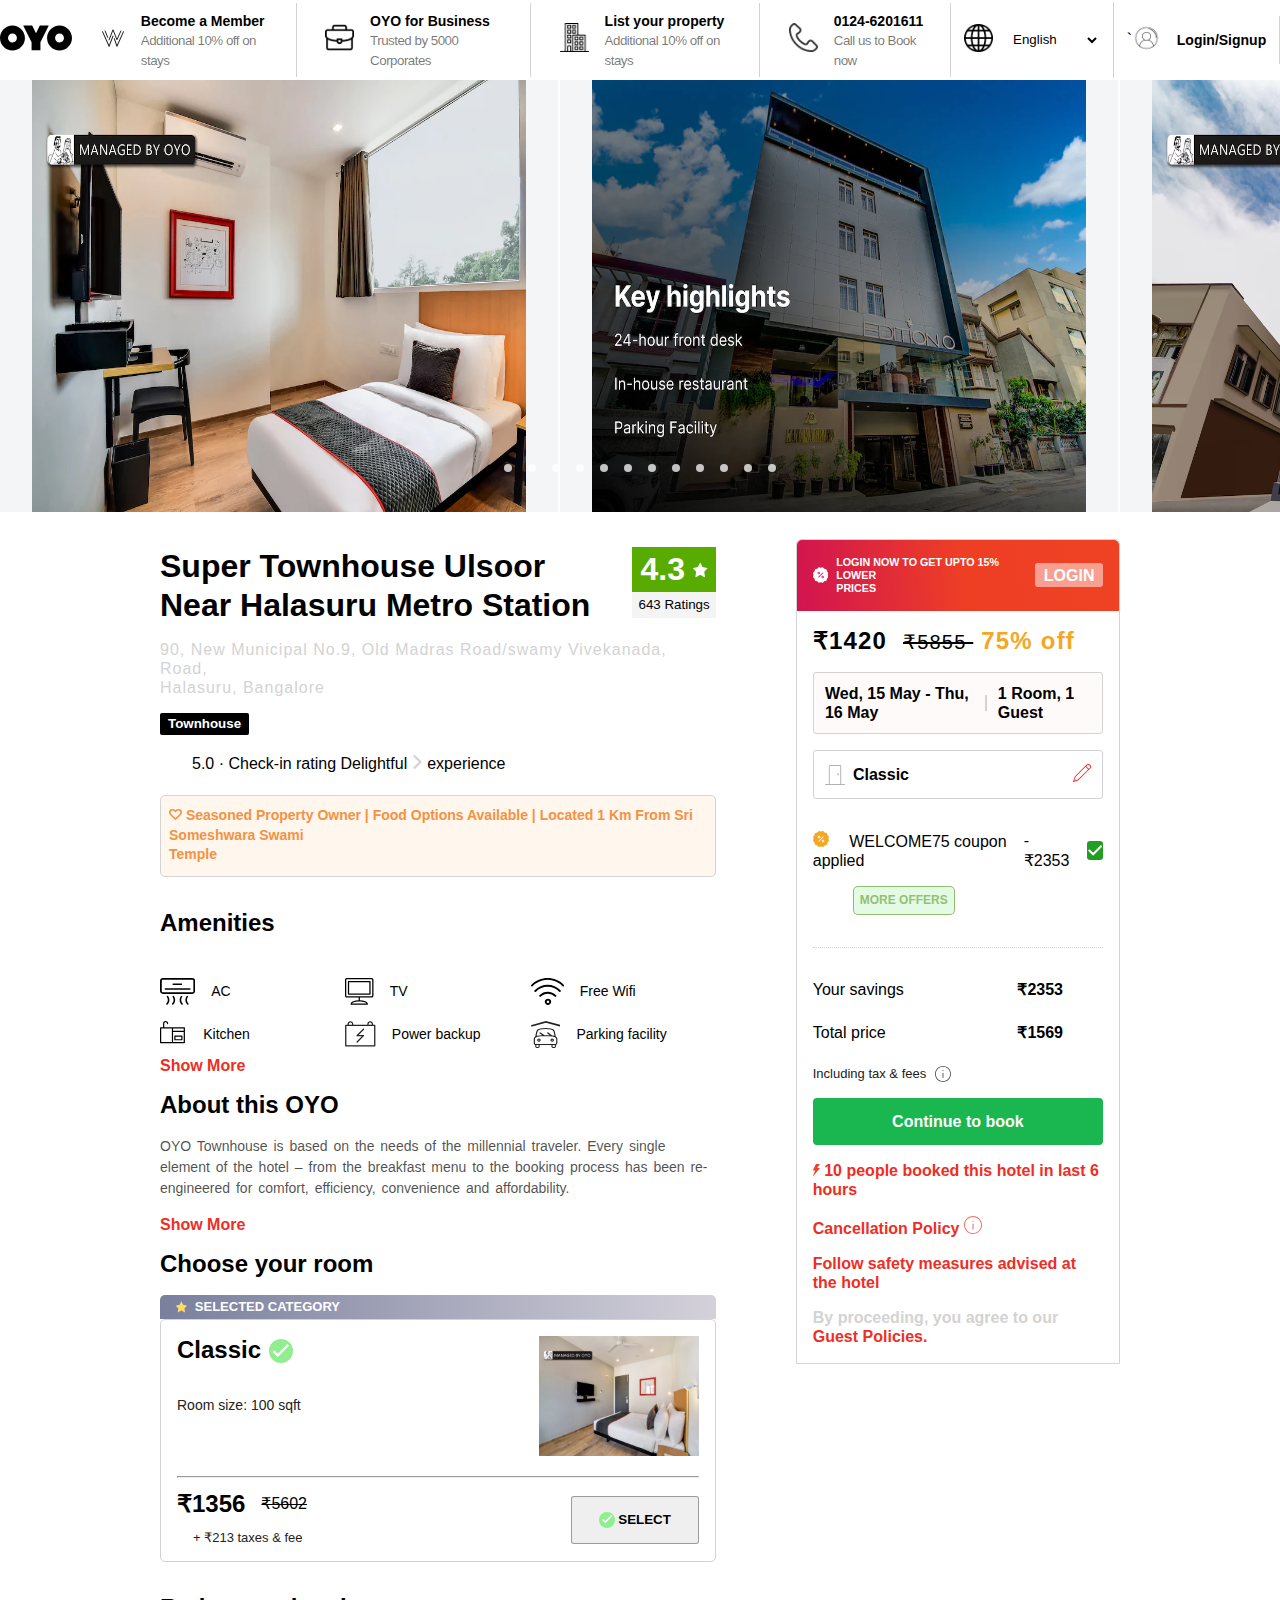
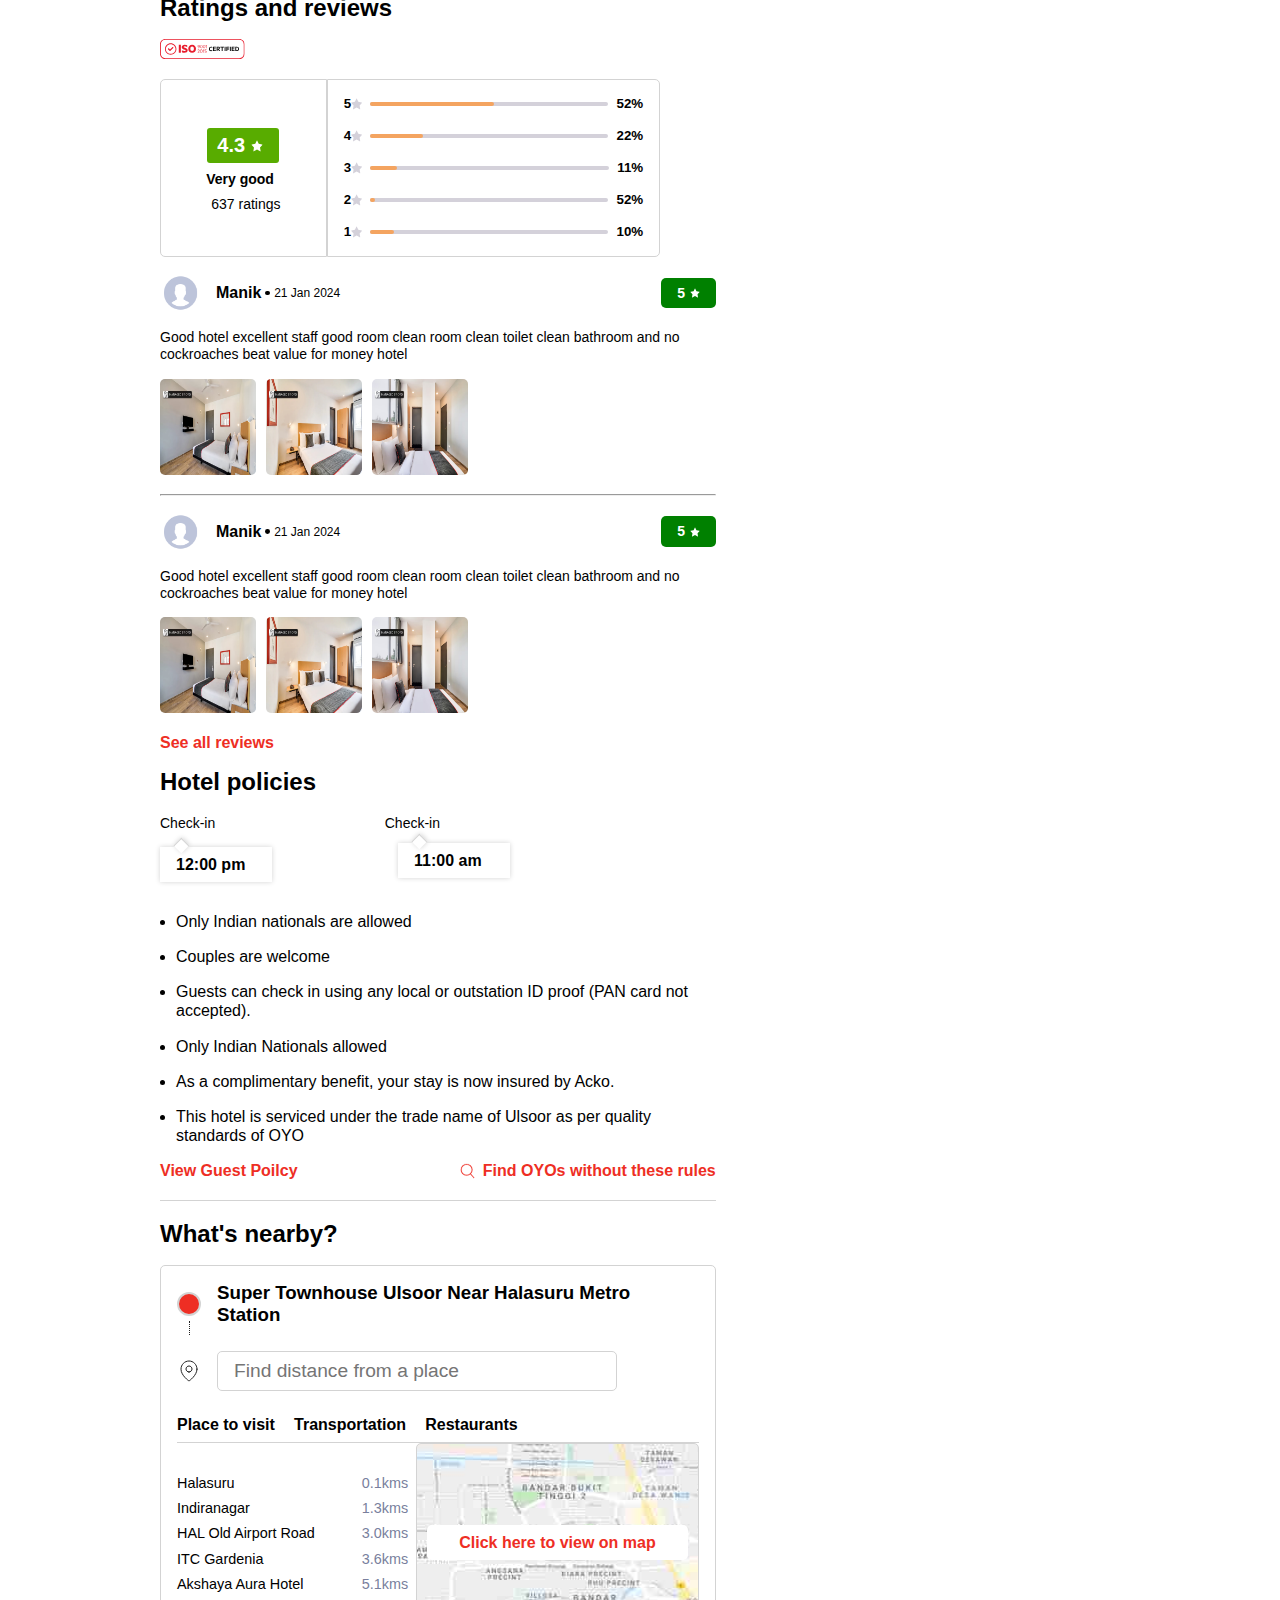
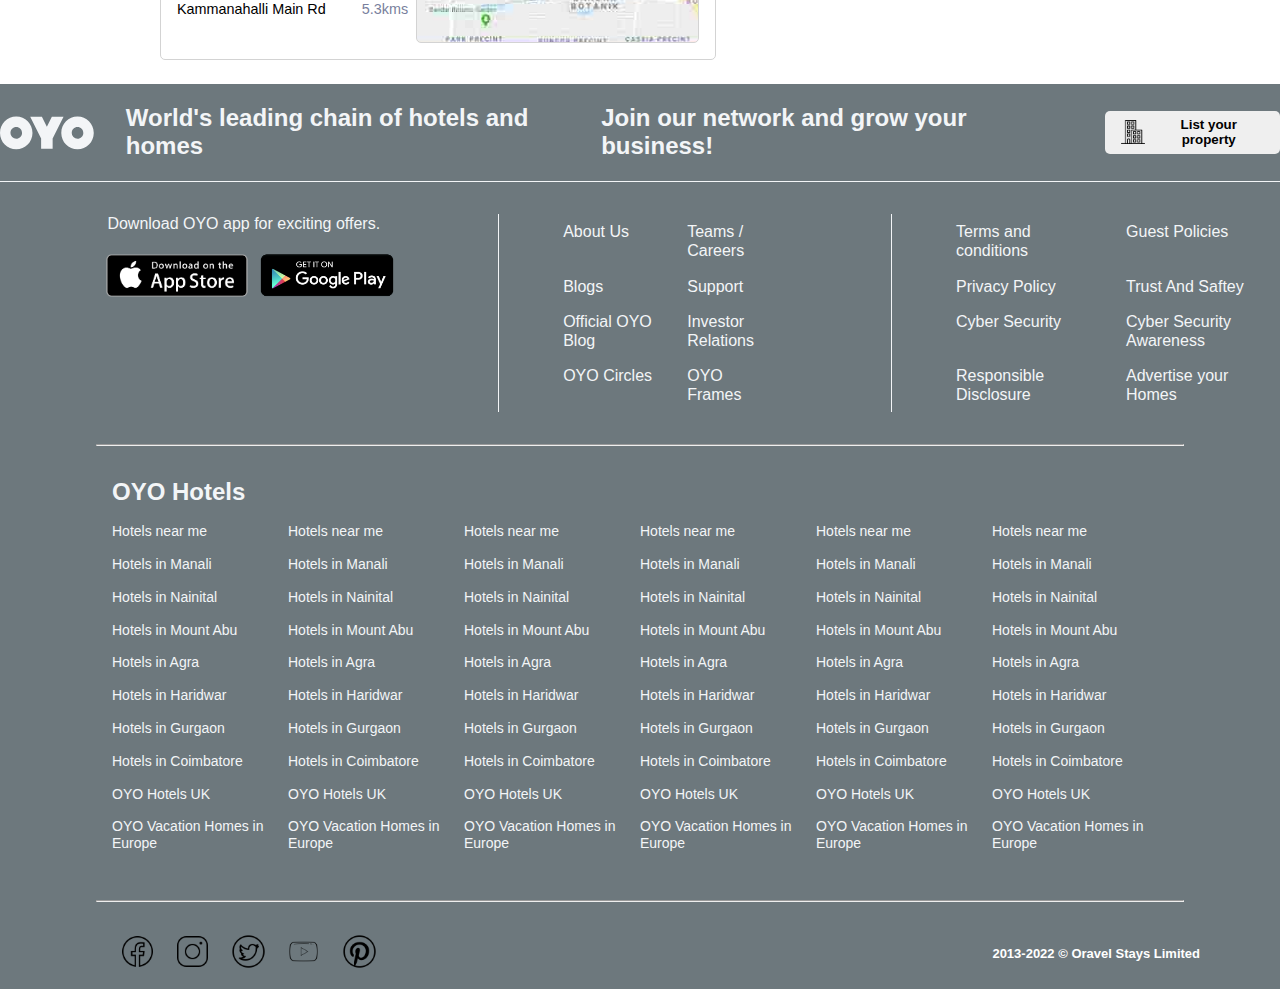
<file: Employee Work/John/oyo_clone/oyo_clone/hotelDetails.html>
<!doctype html>
<html lang="en">

<head>
  <meta charset="utf-8">
  <meta name="viewport" content="width=device-width, initial-scale=1">
  <link rel="shortcut icon" href="images/favicon.ico" type="image/x-icon">
  <title data-react-helmet="true">OYO: India&#x27;s Best Online Hotel Booking Site for Sanitized Stays</title>
  <!-- <link href="https://cdn.jsdelivr.net/npm/bootstrap@5.3.3/dist/css/bootstrap.min.css" rel="stylesheet"
    integrity="sha384-QWTKZyjpPEjISv5WaRU9OFeRpok6YctnYmDr5pNlyT2bRjXh0JMhjY6hW+ALEwIH" crossorigin="anonymous"> -->

  <!-- <link rel="stylesheet" href="cityHotels.css"> -->
  <link rel="stylesheet" href="style.css">
  <link rel="stylesheet" href="hotelDetails.css">
</head>

<body>

  <div class="layout__container">

    <!-- Navbar -->

    <nav style="height: 5rem;" class="navbar">
      <div class="logo">
        <svg role="img" viewBox="0 0 24 24" xmlns="http://www.w3.org/2000/svg">
          <title>OYO</title>
          <path
            d="M19.843 16.185C22.135 16.185 24 14.307 24 12c0-2.309-1.865-4.185-4.157-4.185-2.293 0-4.158 1.876-4.158 4.185 0 2.307 1.865 4.185 4.158 4.185zm0-5.677c.817 0 1.482.67 1.482 1.492s-.666 1.49-1.483 1.49A1.488 1.488 0 0 1 18.36 12c0-.824.665-1.493 1.482-1.493zM4.157 16.185c2.293 0 4.158-1.878 4.158-4.185 0-2.309-1.865-4.185-4.158-4.185C1.866 7.815 0 9.691 0 12c0 2.307 1.866 4.185 4.157 4.185zm0-5.677c.818 0 1.483.67 1.483 1.492s-.665 1.49-1.483 1.49A1.488 1.488 0 0 1 2.677 12c0-.824.664-1.493 1.48-1.493zm7.84-.094L10.722 7.87H7.733l2.791 5.564v2.62h2.948v-2.62l2.791-5.564h-2.99l-1.275 2.544Z" />
        </svg>
      </div>
      <div class="navigations__container">
        <ul style="display: flex;">
          <li>
            <div class="promoCard">
              <div class="icon">
                <svg width="24" height="24" viewBox="0 0 24 24" fill="none" xmlns="http://www.w3.org/2000/svg">
                  <path
                    d="M1.95603 5.4489C1.84279 5.19704 1.54682 5.08467 1.29497 5.1979C1.04311 5.31114 0.930736 5.60711 1.04397 5.85896L1.95603 5.4489ZM8.0625 20.2501L7.60647 20.4551C7.68914 20.639 7.87413 20.7552 8.07565 20.7499C8.27717 20.7446 8.45579 20.6188 8.52868 20.4309L8.0625 20.2501ZM12.4662 10.277C12.566 10.0196 12.4382 9.7299 12.1808 9.63006C11.9233 9.53022 11.6337 9.658 11.5338 9.91546L12.4662 10.277ZM1.04397 5.85896L7.60647 20.4551L8.51853 20.0451L1.95603 5.4489L1.04397 5.85896ZM8.52868 20.4309L12.4662 10.277L11.5338 9.91546L7.59632 20.0693L8.52868 20.4309Z"
                    fill="#212121"></path>
                  <path
                    d="M22.044 5.4489C22.1572 5.19704 22.4532 5.08467 22.705 5.1979C22.9569 5.31114 23.0693 5.60711 22.956 5.85896L22.044 5.4489ZM15.9375 20.2501L16.3935 20.4551C16.3094 20.6421 16.1197 20.7589 15.9149 20.7496C15.71 20.7403 15.5316 20.6069 15.4648 20.413L15.9375 20.2501ZM12.8398 12.7976C12.7498 12.5366 12.8885 12.252 13.1496 12.162C13.4106 12.072 13.6952 12.2107 13.7852 12.4718L12.8398 12.7976ZM22.956 5.85896L16.3935 20.4551L15.4815 20.0451L22.044 5.4489L22.956 5.85896ZM15.4648 20.413L12.8398 12.7976L13.7852 12.4718L16.4102 20.0871L15.4648 20.413Z"
                    fill="#212121"></path>
                  <path d="M8.0625 13.9038L12 3.75L15.9375 13.7055L19.875 5.01923M4.125 5.01923L6.75 11.3654"
                    stroke="#212121" stroke-linecap="round" stroke-linejoin="round"></path>
                </svg>
              </div>
              <div class="diacription">
                <span class="text_1">
                  Become a Member
                </span>
                <br>
                <span class="text_2">
                  <small>
                    Additional 10% off on stays
                  </small>
                </span>
              </div>
            </div>
          </li>

          <li>
            <div class="promoCard">
              <div class="icon">
                <img src="images/briefcase.png" alt="">
              </div>
              <div class="diacription">
                <span class="text_1">
                  OYO for Business
                </span>
                <br>
                <span class="text_2">
                  <small>
                    Trusted by 5000 Corporates
                  </small>
                </span>
              </div>
            </div>
          </li>

          <li>
            <div class="promoCard">
              <div class="icon">
                <img src="images/building.png" alt="">
              </div>
              <div class="diacription">
                <span class="text_1">
                  List your property
                </span>
                <br>
                <span class="text_2">
                  <small>
                    Additional 10% off on stays
                  </small>
                </span>
              </div>
            </div>
          </li>

          <li>
            <div class="promoCard">
              <div class="icon">
                <img src="images/mobile.png" alt="">
              </div>
              <div class="diacription">
                <span class="text_1">
                  0124-6201611
                </span>
                <br>
                <span class="text_2">
                  <small>
                    Call us to Book now
                  </small>
                </span>
              </div>
            </div>
          </li>

          <li>
            <div class="promoCard">
              <label style="padding: 0 1rem 0 0;" for="language"><img src="images/world.png" alt=""></label>
              <select style="width: fit-content; height: 3.8rem; border: none; background: #ffffff;" name="language"
                id="">
                <option value="english">English</option>
                <option value="español">Español</option>
                <option value="bahasa">Bahasa</option>
                <option value="vietnamese"> Vietnamese</option>
                <option value="japanese">Japanese</option>
                <option value="português">Português</option>
              </select>
            </div>
          </li>

          <li>
            <a href="login.html" class="promoCard login__link">
              `<div style="padding: 0 1rem 0 0;" class="icon">
                <img src="images/user (1).png" alt="">
              </div>
              <div class="diacription">
                <span class="text_1">
                  Login/Signup
                </span>
              </div>
            </a>
          </li>

        </ul>
      </div>
    </nav>


    <!-- Corusel -->

    <div class="carousel__container">
      <div class="slider__container">
        <div class="slider">
          <img src="images/hotels/1.jpg" alt="" id="slider-1">
          <img src="images/hotels/2.jpg" alt="" id="slider-2">
          <img src="images/hotels/3.jpg" alt="" id="slider-3">
          <img src="images/hotels/4.jpg" alt="" id="slider-4">
          <img src="images/hotels/5.jpg" alt="" id="slider-5">
          <img src="images/hotels/6.jpg" alt="" id="slider-6">
          <img src="images/hotels/7.jpg" alt="" id="slider-7">
          <img src="images/hotels/8.jpg" alt="" id="slider-8">
          <img src="images/hotels/9.jpg" alt="" id="slider-9">
          <img src="images/hotels/10.jpg" alt="" id="slider-10">
          <img src="images/hotels/11.jpg" alt="" id="slider-11">
          <img src="images/hotels/12.jpg" alt="" id="slider-12">
        </div>
        <div class="slider__nav">
          <a href="#slider-1"></a>
          <a href="#slider-2"></a>
          <a href="#slider-3"></a>
          <a href="#slider-4"></a>
          <a href="#slider-5"></a>
          <a href="#slider-6"></a>
          <a href="#slider-7"></a>
          <a href="#slider-8"></a>
          <a href="#slider-9"></a>
          <a href="#slider-10"></a>
          <a href="#slider-11"></a>
          <a href="#slider-12"></a>
        </div>
      </div>
    </div>

    <!-- Hotel Details section -->

    <div class="details__price__container">
      <div class="specs__container">
        <div class="hotel__name">
          <h1>
            Super Townhouse Ulsoor Near Halasuru Metro Station
          </h1>
          <div class="rating__wrapper">
            <div class="rating__number">
              <span>
                4.3
              </span>
              <svg viewBox="0 0 9 10" xmlns="http://www.w3.org/2000/svg">
                <path
                  d="M7.25 9.5a.238.238 0 01-.12-.032L4.5 7.948l-2.63 1.52a.238.238 0 01-.265-.017.271.271 0 01-.102-.26l.48-3.042-1.91-2.021a.276.276 0 01-.061-.268.255.255 0 01.197-.18l2.874-.508L4.276.646A.25.25 0 014.5.5c.094 0 .181.057.223.146l1.194 2.526 2.874.508a.255.255 0 01.197.18.275.275 0 01-.061.268l-1.91 2.021.48 3.042c.015.1-.024.201-.102.26a.242.242 0 01-.145.049z">
                </path>
              </svg>
            </div>
            <div class="rating__count">
              <small> 643 Ratings </small>
            </div>
          </div>
        </div>
        <p class="address">
          90, New Municipal No.9, Old Madras Road/swamy Vivekanada, Road,
          <br>Halasuru, Bangalore
        </p>
        <small class="townhouse">
          Townhouse
        </small>
        <p class="check-in__rating">
          <span>5.0 · Check-in rating Delightful</span>
          <span>
            <svg width="14" height="24" viewBox="0 0 14 24" fill="none" xmlns="http://www.w3.org/2000/svg">
              <path
                d="M10.3308 11.9965L1.95037 3.68184L1.59554 3.3298L1.94746 2.97486L3.0402 1.87275L3.39235 1.51758L3.74742 1.86984L12.9748 11.0245C13.2626 11.2582 13.4307 11.6318 13.4307 12.0085C13.4307 12.4248 13.2277 12.8116 12.8926 13.0492L3.6712 22.1333L3.31489 22.4843L2.964 22.1279L1.87506 21.0218L1.52426 20.6655L1.88061 20.3147L10.3308 11.9965Z">
              </path>
            </svg>
          </span>
          <span>
            experience
          </span>
        </p>
        <div class="key__points">
          <span>
            <svg xmlns="http://www.w3.org/2000/svg" width="13" height="11" viewBox="0 0 13 11">
              <path fill="none" stroke="#F49242" stroke-width="1.6"
                d="M6.498 9.957l.431-.362c3.13-2.617 4.122-3.558 4.792-4.703.324-.555.479-1.07.479-1.595C12.2 1.907 10.999.8 9.425.8c-.891 0-1.77.38-2.337.996l-.588.636-.588-.636C5.344 1.18 4.466.8 3.575.8 2.001.8.8 1.908.8 3.297c0 .523.153 1.036.475 1.588C1.943 6.031 2.93 6.968 6.07 9.6l.428.357z">
              </path>
            </svg>
          </span>
          Seasoned Property Owner | Food Options Available | Located 1 Km From Sri Someshwara Swami
          <br>Temple
        </div>

        <div class="amenities__section">

          <h2>Amenities</h2>

          <section class="perks">

            <div class="preks__tile">
              <svg xmlns="http://www.w3.org/2000/svg" viewBox="0 0 22 17">
                <path fill="black" fill-rule="evenodd"
                  d="M20.172 0H1.832C.823 0 0 .792 0 1.767v6.422c0 .971.823 1.763 1.832 1.763h18.336C21.177 9.952 22 9.16 22 8.189V1.767C22.004.792 21.181 0 20.172 0zm.712 8.277a.61.61 0 0 1-.617.604H1.737a.61.61 0 0 1-.617-.604V1.683a.61.61 0 0 1 .617-.604h18.526a.61.61 0 0 1 .617.604v6.594h.004zm-2.315-1.85H3.435c-.338 0-.61.218-.61.49 0 .27.272.49.61.49h15.13c.338 0 .61-.22.61-.49 0-.272-.272-.49-.606-.49zm-4.965-3.001H8.049c-.124 0-.224.219-.224.49 0 .27.1.49.224.49h5.553c.124 0 .224-.22.224-.49 0-.271-.1-.49-.222-.49zm-9.03 8.996a3.31 3.31 0 0 0-.291-.559c-.148-.213-.08-.495.154-.63a.529.529 0 0 1 .69.14c.1.145.242.392.38.72.488 1.153.55 2.383-.103 3.545a4.304 4.304 0 0 1-.666.885.534.534 0 0 1-.706.04.43.43 0 0 1-.044-.645 3.39 3.39 0 0 0 .526-.697c.503-.896.454-1.866.06-2.8zm3.599 0a3.31 3.31 0 0 0-.292-.559c-.148-.213-.079-.495.155-.63a.529.529 0 0 1 .69.14c.1.145.241.392.38.72.487 1.153.55 2.383-.103 3.545a4.304 4.304 0 0 1-.667.885.534.534 0 0 1-.706.04.43.43 0 0 1-.043-.645 3.39 3.39 0 0 0 .526-.697c.503-.896.454-1.866.06-2.8zm9.002 0c-.394.933-.443 1.903.06 2.8.135.24.309.472.525.696a.43.43 0 0 1-.043.645.534.534 0 0 1-.706-.04 4.304 4.304 0 0 1-.666-.885c-.653-1.162-.59-2.392-.104-3.545.14-.328.28-.575.38-.72a.529.529 0 0 1 .69-.14c.234.135.303.417.155.63a3.31 3.31 0 0 0-.291.559zm-3.603 0c-.395.933-.443 1.903.06 2.8.135.24.309.472.525.696a.43.43 0 0 1-.043.645.534.534 0 0 1-.706-.04 4.304 4.304 0 0 1-.666-.885c-.653-1.162-.59-2.392-.104-3.545.14-.328.28-.575.38-.72a.529.529 0 0 1 .69-.14c.234.135.303.417.155.63a3.31 3.31 0 0 0-.291.559z">
                </path>
              </svg>
              <span> AC </span>
            </div>

            <div class="preks__tile">
              <svg xmlns="http://www.w3.org/2000/svg" viewBox="0 0 22 21">
                <path fill="black" fill-rule="evenodd"
                  d="M20.62 0H1.38C.619 0 0 .619 0 1.38V13.76c0 .761.619 1.38 1.38 1.38h9.131v1.97c-1.547.05-2.993.334-4.113.814-1.369.587-2.122 1.417-2.122 2.339 0 .27.219.489.489.489h12.47c.27 0 .49-.219.49-.489 0-.922-.755-1.752-2.123-2.339-1.12-.48-2.566-.764-4.113-.813v-1.97h9.131c.761 0 1.38-.62 1.38-1.38V1.38C22 .619 21.38 0 20.62 0zm-4.049 19.775H5.429c.238-.34.708-.674 1.354-.951 1.119-.48 2.616-.743 4.217-.743 1.6 0 3.098.264 4.217.743.646.277 1.116.612 1.354.951zm4.451-6.014c0 .222-.18.402-.402.402H1.38a.402.402 0 0 1-.402-.402V1.38c0-.222.18-.402.402-.402h19.24c.222 0 .402.18.402.402V13.76zM19.284 2.227H2.716a.489.489 0 0 0-.489.489v9.71c0 .27.219.488.489.488h16.568c.27 0 .49-.219.49-.489v-9.71a.489.489 0 0 0-.49-.488zm-.489 9.71H3.205V3.204h15.59v8.731z">
                </path>
              </svg>
              <span>
                TV
              </span>
            </div>

            <div class="preks__tile">
              <svg xmlns="http://www.w3.org/2000/svg" viewBox="0 0 22 18">
                <path fill="black" fill-rule="evenodd"
                  d="M18.67 9.038a10.705 10.705 0 0 0-15.388 0 .585.585 0 0 1-.86 0 .617.617 0 0 1 0-.88 11.917 11.917 0 0 1 17.108 0 .617.617 0 0 1 0 .88c-.099.125-.246.176-.418.176a.623.623 0 0 1-.443-.176zm-2.926 3.293a6.437 6.437 0 0 0-4.621-1.96c-1.745 0-3.368.703-4.621 1.96a.585.585 0 0 1-.86 0 .617.617 0 0 1 0-.88 7.65 7.65 0 0 1 5.48-2.313c2.066 0 4.008.83 5.482 2.313a.617.617 0 0 1 0 .88c-.098.126-.27.176-.417.176a.623.623 0 0 1-.443-.176zm5.187-6.888a13.859 13.859 0 0 0-19.886 0 .585.585 0 0 1-.86 0 .617.617 0 0 1 0-.88c5.948-6.084 15.657-6.084 21.63 0a.617.617 0 0 1-.442 1.056.623.623 0 0 1-.442-.176zM9.796 17.233a2.128 2.128 0 0 1 0-2.941c.762-.78 2.113-.78 2.876 0a2.128 2.128 0 0 1 0 2.941 2.006 2.006 0 0 1-1.426.604c-.541 0-1.057-.227-1.45-.604zm.86-2.061a.848.848 0 0 0 0 1.181c.32.327.86.327 1.155 0a.848.848 0 0 0 0-1.181.705.705 0 0 0-.565-.252.79.79 0 0 0-.59.252z">
                </path>
              </svg>
              <span>
                Free Wifi
              </span>
            </div>

            <div class="preks__tile">
              <svg xmlns="http://www.w3.org/2000/svg" id="kitchen" viewBox="0 0 24 24">
                <path
                  d="M3.75609756 2.30352304c0-.67247968.5415622-1.2195122 1.20731707-1.2195122.66575488 0 1.20731708.54703252 1.20731708 1.2195122v.00542005c0 .29634791.24023745.53658537.53658536.53658537.29634792 0 .53658537-.24023746.53658537-.53658537v-.00542005C7.24390244 1.03333062 6.22077366 0 4.96341463 0c-1.25735902 0-2.2804878 1.03333062-2.2804878 2.30352304v3.14363143H.5c-.27614237 0-.5.22385763-.5.5V19.0392954c0 .2761424.22385763.5.5.5h21c.2761424 0 .5-.2238576.5-.5V5.94715447c0-.27614237-.2238576-.5-.5-.5H3.75609756V2.30352304zm7.78048784 4.22764227h9.3902439v2.16802168h-9.3902439V6.53116531zm0 3.25203252h9.3902439v8.67208677h-9.3902439V9.78319783zm-1.0731708-3.25203252V18.4552846H1.07317073V6.53116531h9.39024387zM13.1097561 17.100271c-.2761424 0-.5-.2238576-.5-.5v-3.3360434c0-.2761423.2238576-.5.5-.5h6.2439024c.2761424 0 .5.2238577.5.5v3.3360434c0 .2761424-.2238576.5-.5.5h-6.2439024zm.5731707-3.2520325v2.1680217h5.097561v-2.1680217h-5.097561z"
                  fill="black" fillrule="nonzero"></path>
              </svg>
              <span>
                Kitchen
              </span>
            </div>

            <div class="preks__tile">
              <svg xmlns="http://www.w3.org/2000/svg" id="power-back-up" viewBox="0 0 18 16">
                <path
                  d="M17.55 2.175H16.5v-.337C16.5.9 15.75.15 14.812.15c-.937 0-1.687.75-1.687 1.688v.337h-8.25v-.337C4.875.9 4.125.15 3.187.15 2.25.15 1.5.9 1.5 1.838v.337H.45c-.225 0-.375.15-.375.375v12.075c0 .225.15.375.375.375h17.063c.224 0 .374-.15.374-.375V2.55c.038-.225-.15-.375-.337-.375zm-3.675-.337c0-.526.412-.938.938-.938.524 0 .937.412.937.937v.338h-1.875v-.337zm-11.588 0c0-.526.413-.938.938-.938.525 0 .937.412.937.937v.338H2.288v-.337zM17.175 14.25H.825V2.925h16.313V14.25h.037z">
                </path>
                <path
                  d="M7.088 9h2.887l-3.112 3.113c-.376.375.187.862.524.524l3.75-3.75c.263-.262.113-.637-.225-.637H8.025l3.15-3.15c.337-.337-.188-.9-.525-.525l-3.825 3.75C6.6 8.588 6.75 9 7.088 9z">
                </path>
              </svg>
              <span>
                Power backup
              </span>
            </div>

            <div class="preks__tile">
              <svg xmlns="http://www.w3.org/2000/svg" id="parking-facility" viewBox="0 0 22 20">
                <path
                  d="M18.265 11.322c-.14-.833-.6-3.383-1.096-4.348-.332-.642-1.18-1.134-2.524-1.46-1.09-.264-2.486-.41-3.927-.41-1.443 0-2.838.145-3.93.41-1.342.327-2.19.818-2.522 1.46-.496.964-.955 3.515-1.096 4.348-.758.505-1.13 1.234-1.13 2.204v2.632c0 .686.453 1.27 1.084 1.488v1.143c0 .58.487 1.052 1.085 1.052h1.085c.598 0 1.085-.473 1.085-1.053v-1.053h8.677v1.052c0 .58.487 1.052 1.085 1.052h1.084c.598 0 1.085-.473 1.085-1.053v-1.144a1.585 1.585 0 0 0 1.086-1.488v-2.632c0-.97-.373-1.7-1.13-2.204zm-7.542-5.39c3.247 0 5.352.706 5.686 1.373.322.645.68 2.352.903 3.572a5.8 5.8 0 0 0-.34-.09c-.3-.07-1.075-.148-1.42-.195l-2.86-2.165c-.252-.18-.547-.117-.728.135-.182.25-.135.45.117.63l1.763 1.26c-.957-.03-2.006-.03-3.123-.03-.132 0-.595.013-.726.013L7.03 8.427c-.26-.172-.51-.124-.68.135-.173.258-.137.47.122.643l1.85 1.23c-1.51.027-2.822.108-3.85.352a8.33 8.33 0 0 0-.34.09c.223-1.22.58-2.927.905-3.572.334-.666 2.44-1.374 5.686-1.374zM5.536 19.098H3.974v-1.363h1.562V19.1zm10.373 0v-1.363h1.56V19.1h-1.56zm2.64-2.755c0 .316-.25.572-.558.572H3.452a.566.566 0 0 1-.558-.572V13.48c0-1.058.543-1.623 1.876-1.948 1.404-.342 3.512-.342 5.953-.342 2.44 0 4.547 0 5.952.342 1.333.325 1.876.89 1.876 1.948v2.864zM5.84 15.295c.707 0 1.282-.557 1.282-1.243s-.575-1.244-1.282-1.244c-.707 0-1.282.558-1.282 1.244 0 .686.575 1.244 1.282 1.244zm0-1.658c.236 0 .427.186.427.415a.42.42 0 0 1-.427.415.42.42 0 0 1-.427-.415c0-.23.19-.415.428-.415zm9.76 1.66c.708 0 1.283-.56 1.283-1.245s-.574-1.244-1.28-1.244c-.707 0-1.282.558-1.282 1.244 0 .686.575 1.244 1.28 1.244zm0-1.66c.237 0 .43.186.43.415a.42.42 0 0 1-.43.415.42.42 0 0 1-.426-.415c0-.23.19-.415.427-.415zM21.51 2.882c.364.093.57.416.46.72l-.024.064c-.11.303-.5.475-.864.382L11.015 1.275.918 4.048c-.364.093-.753-.08-.864-.382L.03 3.6c-.11-.303.096-.626.46-.72L11.014 0 21.51 2.882z">
                </path>
              </svg>
              <span>
                Parking facility
              </span>
            </div>

          </section>
          <span style="color: #ee2e24; font-weight: bold; margin-top: 1.5rem;">
            Show More
          </span>
        </div>

        <div class="about__this__oyo">
          <h2 style="margin: 1rem 0;">About this OYO</h2>
          <p>
            OYO Townhouse is based on the needs of the millennial traveler. Every single element of the hotel – from the
            breakfast menu to the booking process has been re-engineered for comfort, efficiency, convenience and
            affordability.
          </p>
          <span style="color: #ee2e24; font-weight: bold; margin-top: 1.5rem;">
            Show More
          </span>
        </div>

        <h2 style="margin: 1rem 0;">Choose your room</h2>

        <div class="ribbon">
          <svg viewBox="0 0 9 10" xmlns="http://www.w3.org/2000/svg">
            <path
              d="M7.25 9.5a.238.238 0 01-.12-.032L4.5 7.948l-2.63 1.52a.238.238 0 01-.265-.017.271.271 0 01-.102-.26l.48-3.042-1.91-2.021a.276.276 0 01-.061-.268.255.255 0 01.197-.18l2.874-.508L4.276.646A.25.25 0 014.5.5c.094 0 .181.057.223.146l1.194 2.526 2.874.508a.255.255 0 01.197.18.275.275 0 01-.061.268l-1.91 2.021.48 3.042c.015.1-.024.201-.102.26a.242.242 0 01-.145.049z">
            </path>
          </svg>
          <span>SELECTED CATEGORY</span>
        </div>

        <div class="selection__section">
          <div class="section1">

            <div class="section1__left">
              <div>

                <div style="display: flex;align-items: center; margin-top: 1rem;">

                  <span style="margin-right: 0.5rem; font-weight: bold; font-size: 1.5rem;">
                    Classic
                  </span>

                  <span class="circle__check">
                    <svg xmlns="http://www.w3.org/2000/svg" viewBox="0 0 20 9">
                      <path fill-rule="evenodd"
                        d="M4.247 6.034l-2.204-2.07L1 5.006l2.81 2.678.003-.003.457.457 7.067-7.075L10.274 0z">
                      </path>
                    </svg>
                  </span>

                </div>

              </div>
              <span style=" display: inline-block;font-size: 14px; color: #222222; margin-top: 2rem;">
                Room size: 100 sqft
              </span>
            </div>

            <div class="section1__right">
              <img src="images/hotels/11.jpg" alt="">
            </div>

          </div>

          <hr>

          <div class="section2">
            <div class="section2__left">
              <div class="price__discount">
                <span>
                  <h2>
                    ₹1356
                  </h2>
                </span>
                <span>
                  <del>
                    ₹5602
                  </del>
                </span>
              </div>
              <div class="tax">
                + ₹213 taxes & fee
              </div>
            </div>
            <div class="section2__right">
              <button>
                <span>
                  <svg xmlns="http://www.w3.org/2000/svg" width="20" height="9" viewBox="0 0 20 9">
                    <path fill-rule="evenodd"
                      d="M4.247 6.034l-2.204-2.07L1 5.006l2.81 2.678.003-.003.457.457 7.067-7.075L10.274 0z">
                    </path>
                  </svg>
                </span>
                SELECT
              </button>
            </div>
          </div>
        </div>

        <h2 style="margin: 2rem 0 1rem 0;">
          Ratings and reviews
        </h2>

        <div class="certificate">
          <svg width="85" height="20" viewBox="0 0 85 20" fill="none" xmlns="http://www.w3.org/2000/svg">
            <g clip-path="url(#clip0)">
              <path
                d="M79.3193 20H5.2916C2.37387 20 0 17.6261 0 14.7084V5.2916C0 2.37387 2.37387 0 5.2916 0H79.3193C82.237 0 84.6109 2.37387 84.6109 5.2916V14.7084C84.6109 17.6261 82.237 20 79.3193 20ZM5.2916 0.865401C2.84932 0.865401 0.865401 2.85274 0.865401 5.2916V14.7084C0.865401 17.1507 2.85274 19.1346 5.2916 19.1346H79.3193C81.7616 19.1346 83.7455 17.1473 83.7455 14.7084V5.2916C83.7455 2.84932 81.7582 0.865401 79.3193 0.865401H5.2916Z"
                fill="#E81D2D"></path>
              <path d="M20.8757 13.6788H18.8029V5.77048H20.8757V13.6788Z" fill="#E81D2D"></path>
              <path
                d="M21.8814 11.2571C22.5655 11.7223 23.5301 12.0814 24.4194 12.0814C25.0762 12.0814 25.644 11.9412 25.644 11.452C25.644 11.0655 25.4011 10.9355 24.9735 10.7816L23.7763 10.4327C22.4492 10.0462 21.7137 9.38943 21.7137 8.07594C21.7137 6.5059 23.0409 5.6405 24.7033 5.6405C25.774 5.6405 26.5333 5.8731 27.1901 6.23226V8.13751C26.482 7.64837 25.6953 7.35078 24.7957 7.35078C24.2039 7.35078 23.7524 7.51839 23.7524 7.91859C23.7524 8.27775 23.9953 8.42142 24.4091 8.54798L25.6063 8.90714C27.0498 9.35865 27.7066 10.118 27.7066 11.3289C27.7066 13.0426 26.2528 13.802 24.4741 13.802C23.4172 13.802 22.4628 13.5044 21.8848 13.1589V11.2571H21.8814Z"
                fill="#E81D2D"></path>
              <path
                d="M32.1225 13.8088C29.841 13.8088 28.271 12.0814 28.271 9.72465C28.271 7.3542 29.841 5.6405 32.1225 5.6405C34.4143 5.6405 35.998 7.3542 35.998 9.72465C35.998 12.0814 34.4143 13.8088 32.1225 13.8088ZM32.1225 7.45682C31.0519 7.45682 30.3575 8.35985 30.3575 9.72465C30.3575 11.0895 31.0519 11.9925 32.1225 11.9925C33.1898 11.9925 33.9115 11.0895 33.9115 9.72465C33.9115 8.35985 33.1898 7.45682 32.1225 7.45682Z"
                fill="#E81D2D"></path>
              <path
                d="M39.8359 7.0566C39.8359 7.3234 39.7606 7.58678 39.5486 7.95962L38.8063 9.25602H38.3753L39.0594 8.06566C38.9739 8.12039 38.8303 8.16144 38.7037 8.16144C38.0777 8.16144 37.6262 7.68256 37.6262 7.0566C37.6262 6.42379 38.0983 5.94492 38.7311 5.94492C39.3673 5.94492 39.8359 6.42379 39.8359 7.0566ZM38.7276 7.8057C39.1415 7.8057 39.4494 7.47733 39.4494 7.0566C39.4494 6.63245 39.1415 6.3075 38.7276 6.3075C38.3138 6.3075 38.0059 6.63245 38.0059 7.0566C38.0059 7.47391 38.3138 7.8057 38.7276 7.8057Z"
                fill="#E81D2D"></path>
              <path
                d="M40.1163 7.62441C40.1163 6.62903 40.6055 5.94492 41.3341 5.94492C42.0626 5.94492 42.5518 6.62903 42.5518 7.62441C42.5518 8.61637 42.0626 9.3039 41.3341 9.3039C40.6055 9.3039 40.1163 8.61637 40.1163 7.62441ZM40.5268 7.62441C40.5268 8.38377 40.8039 8.92764 41.3341 8.92764C41.8608 8.92764 42.1413 8.38719 42.1413 7.62441C42.1413 6.86505 41.8608 6.32118 41.3341 6.32118C40.8039 6.32118 40.5268 6.86505 40.5268 7.62441Z"
                fill="#E81D2D"></path>
              <path
                d="M42.8699 7.62441C42.8699 6.62903 43.359 5.94492 44.0876 5.94492C44.8162 5.94492 45.3053 6.62903 45.3053 7.62441C45.3053 8.61637 44.8162 9.3039 44.0876 9.3039C43.359 9.3039 42.8699 8.61637 42.8699 7.62441ZM43.2803 7.62441C43.2803 8.38377 43.5574 8.92764 44.0876 8.92764C44.6144 8.92764 44.8948 8.38719 44.8948 7.62441C44.8948 6.86505 44.6144 6.32118 44.0876 6.32118C43.5574 6.32118 43.2803 6.86505 43.2803 7.62441Z"
                fill="#E81D2D"></path>
              <path d="M46.7624 9.25601H46.3519V6.4922L45.5447 6.90609V6.48194L46.5127 5.98938H46.7624V9.25601Z"
                fill="#E81D2D"></path>
              <path
                d="M39.6374 13.4462V13.819H37.5543V13.7985L38.5531 12.5705C38.8883 12.1669 39.1586 11.8522 39.1586 11.4452C39.1586 11.1168 38.9499 10.8808 38.5565 10.8808C38.1803 10.8808 37.8553 11.0997 37.6262 11.3323V10.9081C37.8451 10.679 38.2008 10.5079 38.5873 10.5079C39.1859 10.5079 39.5588 10.8637 39.5588 11.4281C39.5588 11.8967 39.2509 12.2832 38.8883 12.7313L38.2863 13.4496H39.6374V13.4462Z"
                fill="#E81D2D"></path>
              <path
                d="M40.0205 12.1874C40.0205 11.192 40.5096 10.5079 41.2382 10.5079C41.9668 10.5079 42.4559 11.192 42.4559 12.1874C42.4559 13.1794 41.9668 13.8669 41.2382 13.8669C40.5096 13.8669 40.0205 13.1794 40.0205 12.1874ZM40.431 12.1874C40.431 12.9468 40.708 13.4907 41.2382 13.4907C41.765 13.4907 42.0455 12.9502 42.0455 12.1874C42.0455 11.4281 41.765 10.8842 41.2382 10.8842C40.708 10.8842 40.431 11.4281 40.431 12.1874Z"
                fill="#E81D2D"></path>
              <path d="M44.0192 13.819H43.6088V11.0552L42.8015 11.4691V11.045L43.7695 10.5524H44.0192V13.819Z"
                fill="#E81D2D"></path>
              <path
                d="M46.6052 12.8134C46.6052 13.477 46.0955 13.8669 45.4353 13.8669C45.0693 13.8669 44.8025 13.7677 44.5973 13.607V13.1554C44.8299 13.3846 45.1035 13.5078 45.4216 13.5078C45.8561 13.5078 46.2186 13.2512 46.2186 12.8168C46.2186 12.3927 45.8561 12.1327 45.4148 12.1327C45.1172 12.1327 44.9462 12.1977 44.7238 12.2866V10.5592H46.4341V10.9321H45.0693V11.8283C45.1651 11.7906 45.3019 11.7735 45.4558 11.7735C46.0955 11.7735 46.6052 12.1566 46.6052 12.8134Z"
                fill="#E81D2D"></path>
              <path
                d="M12.2969 8.15803L9.99485 10.4601L9.06104 9.52626C8.79765 9.26287 8.36666 9.26287 8.12722 9.52626C7.86384 9.78964 7.86384 10.2206 8.12722 10.4601L9.51597 11.8488C9.63569 11.9685 9.82724 12.0404 9.99485 12.0404C10.1625 12.0404 10.3301 11.9685 10.4737 11.8488L13.2546 9.0679C13.518 8.80452 13.518 8.37353 13.2546 8.13409C12.9673 7.89465 12.5603 7.89465 12.2969 8.15803Z"
                fill="#E81D2D"></path>
              <path
                d="M10.6893 15.7209C7.53551 15.7209 4.96667 13.1555 4.96667 9.99829C4.96667 6.84111 7.53209 4.2757 10.6893 4.2757C13.8464 4.2757 16.4119 6.84111 16.4119 9.99829C16.4119 13.1555 13.8464 15.7209 10.6893 15.7209ZM10.6893 5.14452C8.01097 5.14452 5.83208 7.32341 5.83208 10.0017C5.83208 12.68 8.01097 14.8589 10.6893 14.8589C13.3676 14.8589 15.5465 12.68 15.5465 10.0017C15.5499 7.32341 13.3676 5.14452 10.6893 5.14452Z"
                fill="#E81D2D"></path>
              <path
                d="M51.0962 7.63809C51.5717 7.63809 51.948 7.76465 52.2319 7.98015V8.89344C51.9001 8.60269 51.5512 8.46929 51.1407 8.46929C50.3608 8.46929 49.8512 9.03026 49.8512 9.88882C49.8512 10.7405 50.3608 11.3015 51.1407 11.3015C51.5512 11.3015 51.9001 11.1749 52.2319 10.8842V11.7975C51.948 12.0096 51.5717 12.1395 51.0962 12.1395C49.8341 12.1395 48.9344 11.2399 48.9344 9.89224C48.9344 8.5377 49.8341 7.63809 51.0962 7.63809Z"
                fill="black"></path>
              <path
                d="M55.9192 7.70993V8.5035H53.8532V9.45441H55.7243V10.2275H53.8532V11.2639H55.9192V12.0643H52.9604V7.70993H55.9192Z"
                fill="black"></path>
              <path
                d="M57.5235 10.4395V12.0643H56.6239V7.70993H58.4197C59.333 7.70993 59.9453 8.19907 59.9453 9.09184C59.9453 9.78621 59.5622 10.2275 58.9533 10.3745L60.1026 12.0643H59.0799L58.0024 10.4395H57.5235ZM57.5235 9.69385H58.3615C58.8165 9.69385 59.0491 9.45099 59.0491 9.09184C59.0491 8.72242 58.8165 8.48298 58.3615 8.48298H57.5235V9.69385Z"
                fill="black"></path>
              <path d="M60.3146 7.70993H64.0327V8.5035H62.6269V12.0643H61.7136V8.5035H60.318V7.70993H60.3146Z"
                fill="black"></path>
              <path d="M65.5344 12.0643H64.6279V7.70993H65.5344V12.0643Z" fill="black"></path>
              <path d="M66.3656 12.0643V7.70993H69.2662V8.5035H67.2652V9.61176H69.1157V10.3985H67.2652V12.0643H66.3656Z"
                fill="black"></path>
              <path d="M70.8193 12.0643H69.9128V7.70993H70.8193V12.0643Z" fill="black"></path>
              <path
                d="M74.6058 7.70993V8.5035H72.5397V9.45441H74.4108V10.2275H72.5397V11.2639H74.6058V12.0643H71.647V7.70993H74.6058Z"
                fill="black"></path>
              <path
                d="M75.3104 7.70993H76.8497C78.17 7.70993 78.9978 8.56165 78.9978 9.88883C78.9978 11.216 78.1666 12.0677 76.8497 12.0677H75.3104V7.70993ZM76.812 11.2639C77.6432 11.2639 78.0947 10.7303 78.0947 9.88883C78.0947 9.03711 77.6398 8.50692 76.812 8.50692H76.21V11.2673H76.812V11.2639Z"
                fill="black"></path>
            </g>
            <defs>
              <clipPath id="clip0">
                <rect width="84.6109" height="20" fill="white"></rect>
              </clipPath>
            </defs>
          </svg>
        </div>

        <div class="public__rating">

          <div class="public__rating__left">
            <div>
              4.3
              <svg viewBox="0 0 9 10" fill="#fffff" height="12" width="12" xmlns="http://www.w3.org/2000/svg">
                <path
                  d="M7.25 9.5a.238.238 0 01-.12-.032L4.5 7.948l-2.63 1.52a.238.238 0 01-.265-.017.271.271 0 01-.102-.26l.48-3.042-1.91-2.021a.276.276 0 01-.061-.268.255.255 0 01.197-.18l2.874-.508L4.276.646A.25.25 0 014.5.5c.094 0 .181.057.223.146l1.194 2.526 2.874.508a.255.255 0 01.197.18.275.275 0 01-.061.268l-1.91 2.021.48 3.042c.015.1-.024.201-.102.26a.242.242 0 01-.145.049z">
                </path>
              </svg>
            </div>
            <h4>
              Very good
              <br>
              <span>637 ratings</span>
            </h4>

          </div>

          <div class="public__rating__right">
            <div class="rating__bar">

              <small>5</small>

              <svg viewBox="0 0 9 10" fill="#fffff" height="12" width="12" xmlns="http://www.w3.org/2000/svg">
                <path
                  d="M7.25 9.5a.238.238 0 01-.12-.032L4.5 7.948l-2.63 1.52a.238.238 0 01-.265-.017.271.271 0 01-.102-.26l.48-3.042-1.91-2.021a.276.276 0 01-.061-.268.255.255 0 01.197-.18l2.874-.508L4.276.646A.25.25 0 014.5.5c.094 0 .181.057.223.146l1.194 2.526 2.874.508a.255.255 0 01.197.18.275.275 0 01-.061.268l-1.91 2.021.48 3.042c.015.1-.024.201-.102.26a.242.242 0 01-.145.049z">
                </path>
              </svg>

              <div class="bar"><span style="width: 52%;"></span></div>
              <small>52%</small>

            </div>

            <div class="rating__bar">

              <small>4</small>

              <svg viewBox="0 0 9 10" fill="#fffff" height="12" width="12" xmlns="http://www.w3.org/2000/svg">
                <path
                  d="M7.25 9.5a.238.238 0 01-.12-.032L4.5 7.948l-2.63 1.52a.238.238 0 01-.265-.017.271.271 0 01-.102-.26l.48-3.042-1.91-2.021a.276.276 0 01-.061-.268.255.255 0 01.197-.18l2.874-.508L4.276.646A.25.25 0 014.5.5c.094 0 .181.057.223.146l1.194 2.526 2.874.508a.255.255 0 01.197.18.275.275 0 01-.061.268l-1.91 2.021.48 3.042c.015.1-.024.201-.102.26a.242.242 0 01-.145.049z">
                </path>
              </svg>

              <div class="bar"><span style="width: 22%;"></span></div>
              <small>22%</small>

            </div>

            <div class="rating__bar">

              <small>3</small>

              <svg viewBox="0 0 9 10" fill="#fffff" height="12" width="12" xmlns="http://www.w3.org/2000/svg">
                <path
                  d="M7.25 9.5a.238.238 0 01-.12-.032L4.5 7.948l-2.63 1.52a.238.238 0 01-.265-.017.271.271 0 01-.102-.26l.48-3.042-1.91-2.021a.276.276 0 01-.061-.268.255.255 0 01.197-.18l2.874-.508L4.276.646A.25.25 0 014.5.5c.094 0 .181.057.223.146l1.194 2.526 2.874.508a.255.255 0 01.197.18.275.275 0 01-.061.268l-1.91 2.021.48 3.042c.015.1-.024.201-.102.26a.242.242 0 01-.145.049z">
                </path>
              </svg>

              <div class="bar"><span style="width: 11%;"></span></div>

              <small>11%</small>
            </div>

            <div class="rating__bar">

              <small>2</small>

              <svg viewBox="0 0 9 10" fill="#fffff" height="12" width="12" xmlns="http://www.w3.org/2000/svg">
                <path
                  d="M7.25 9.5a.238.238 0 01-.12-.032L4.5 7.948l-2.63 1.52a.238.238 0 01-.265-.017.271.271 0 01-.102-.26l.48-3.042-1.91-2.021a.276.276 0 01-.061-.268.255.255 0 01.197-.18l2.874-.508L4.276.646A.25.25 0 014.5.5c.094 0 .181.057.223.146l1.194 2.526 2.874.508a.255.255 0 01.197.18.275.275 0 01-.061.268l-1.91 2.021.48 3.042c.015.1-.024.201-.102.26a.242.242 0 01-.145.049z">
                </path>
              </svg>

              <div class="bar"><span style="width: 2%;"></span></div>

              <small>52%</small>
            </div>

            <div class="rating__bar">

              <small>1</small>

              <svg viewBox="0 0 9 10" fill="#fffff" height="12" width="12" xmlns="http://www.w3.org/2000/svg">
                <path
                  d="M7.25 9.5a.238.238 0 01-.12-.032L4.5 7.948l-2.63 1.52a.238.238 0 01-.265-.017.271.271 0 01-.102-.26l.48-3.042-1.91-2.021a.276.276 0 01-.061-.268.255.255 0 01.197-.18l2.874-.508L4.276.646A.25.25 0 014.5.5c.094 0 .181.057.223.146l1.194 2.526 2.874.508a.255.255 0 01.197.18.275.275 0 01-.061.268l-1.91 2.021.48 3.042c.015.1-.024.201-.102.26a.242.242 0 01-.145.049z">
                </path>
              </svg>

              <div class="bar"><span style="width: 10%;"></span></div>

              <small>10%</small>
            </div>

          </div>
        </div>

        <div class="reviews__container ">

          <div class="person">

            <div class="avatar__name">

              <img src="images/user_avatar.jpg" alt="">
              <h4>Manik <span class="circular__dot"></span> <span class="review__date">21 Jan 2024</span></h4>

            </div>

            <div class="star__rating">
              5
              <svg viewBox="0 0 9 10" height="10" width="10" xmlns="http://www.w3.org/2000/svg">
                <path
                  d="M7.25 9.5a.238.238 0 01-.12-.032L4.5 7.948l-2.63 1.52a.238.238 0 01-.265-.017.271.271 0 01-.102-.26l.48-3.042-1.91-2.021a.276.276 0 01-.061-.268.255.255 0 01.197-.18l2.874-.508L4.276.646A.25.25 0 014.5.5c.094 0 .181.057.223.146l1.194 2.526 2.874.508a.255.255 0 01.197.18.275.275 0 01-.061.268l-1.91 2.021.48 3.042c.015.1-.024.201-.102.26a.242.242 0 01-.145.049z">
                </path>
              </svg>
            </div>

          </div>

          <p>
            Good hotel excellent staff good room clean room clean toilet clean bathroom and no cockroaches beat value
            for money hotel
          </p>

          <div class="review__images">
            <img src="images/hotels/11.jpg" alt="">
            <img src="images/hotels/12.jpg" alt="">
            <img src="images/hotels/10.jpg" alt="">
          </div>

          <br>
          <hr>

        </div>

        <div class="reviews__container ">

          <div class="person">

            <div class="avatar__name">

              <img src="images/user_avatar.jpg" alt="">
              <h4>Manik <span class="circular__dot"></span> <span class="review__date">21 Jan 2024</span></h4>

            </div>

            <div class="star__rating">
              5
              <svg viewBox="0 0 9 10" height="10" width="10" xmlns="http://www.w3.org/2000/svg">
                <path
                  d="M7.25 9.5a.238.238 0 01-.12-.032L4.5 7.948l-2.63 1.52a.238.238 0 01-.265-.017.271.271 0 01-.102-.26l.48-3.042-1.91-2.021a.276.276 0 01-.061-.268.255.255 0 01.197-.18l2.874-.508L4.276.646A.25.25 0 014.5.5c.094 0 .181.057.223.146l1.194 2.526 2.874.508a.255.255 0 01.197.18.275.275 0 01-.061.268l-1.91 2.021.48 3.042c.015.1-.024.201-.102.26a.242.242 0 01-.145.049z">
                </path>
              </svg>
            </div>

          </div>

          <p>
            Good hotel excellent staff good room clean room clean toilet clean bathroom and no cockroaches beat value
            for money hotel
          </p>

          <div class="review__images">
            <img src="images/hotels/11.jpg" alt="">
            <img src="images/hotels/12.jpg" alt="">
            <img src="images/hotels/10.jpg" alt="">
          </div>

          <br>
          <span style="color: #ee2e24; font-weight: bold; margin-top: 1.5rem;">
            See all reviews
          </span>

        </div>

        <div class="hotel__policies__container">
          <h2>
            Hotel policies
          </h2>

          <div class="checkin__timings__wrapper">
            <div class="checkin__left">
              <span class="in__type">
                Check-in
              </span>
              <span class="in__time">
                12:00 pm
              </span>
            </div>
            <div class="checkin__left">
              <span class="in__type">
                Check-in
              </span>
              <span class="out__time">
                11:00 am
              </span>
            </div>
          </div>

          <ul>
            <li>Only Indian nationals are allowed</li>
            <li>Couples are welcome</li>
            <li>Guests can check in using any local or outstation ID proof (PAN card not accepted).</li>
            <li>Only Indian Nationals allowed</li>
            <li>As a complimentary benefit, your stay is now insured by Acko.</li>
            <li>This hotel is serviced under the trade name of Ulsoor as per quality standards of OYO</li>
          </ul>

          <div class="policies__footer">

            <span style="color: #ee2e24; font-weight: bold;">
              View Guest Poilcy
            </span>

            <span style="color: #ee2e24; font-weight: bold; display: flex;align-items: center;">
              <svg class="lens" xmlns="http://www.w3.org/2000/svg" width="15" height="18" viewBox="0 0 19 20">
                <path fill-rule="evenodd" stroke-width=".2"
                  d="M13.788 13.551a7.376 7.376 0 002.053-5.126 7.376 7.376 0 00-2.174-5.25A7.373 7.373 0 008.421 1a7.367 7.367 0 00-5.247 2.175A7.382 7.382 0 001 8.425c0 1.983.772 3.848 2.174 5.25A7.373 7.373 0 008.42 15.85a7.36 7.36 0 004.638-1.629l2.94 3.21c.98 1.07 1.141 1.409 1.141 1.409a.492.492 0 00.7.03.495.495 0 00.03-.699l-4.082-4.62zm-11.8-5.126c0-3.548 2.886-6.435 6.432-6.435 3.546 0 6.43 2.887 6.43 6.435 0 3.548-2.884 6.435-6.43 6.435s-6.432-2.887-6.432-6.435z">
                </path>
              </svg>
              Find OYOs without these rules
            </span>
          </div>
          <br>
        </div>

        <br>

        <h2>
          What's nearby?
        </h2>

        <div class="nearby__container">
          <div class="title">
            <span class="red__circle"></span>
            <h3>Super Townhouse Ulsoor Near Halasuru Metro Station</h3>
          </div>
          <div class="find__place">
            <svg width="24" height="24" viewBox="0 0 24 24" fill="none" xmlns="http://www.w3.org/2000/svg">
              <path
                d="M20 10.1818C20 16.5455 12 22 12 22C12 22 4 16.5455 4 10.1818C4 8.01187 4.84285 5.93079 6.34315 4.3964C7.84344 2.86201 9.87827 2 12 2C14.1217 2 16.1566 2.86201 17.6569 4.3964C19.1571 5.93079 20 8.01187 20 10.1818Z"
                stroke="#212121" stroke-linecap="round" stroke-linejoin="round"></path>
              <path
                d="M12 13C13.6569 13 15 11.6569 15 10C15 8.34315 13.6569 7 12 7C10.3431 7 9 8.34315 9 10C9 11.6569 10.3431 13 12 13Z"
                stroke="#212121" stroke-linecap="round" stroke-linejoin="round"></path>
            </svg>
            <input placeholder="Find distance from a place" type="text">
          </div>

          <div class="anchors">
            <div>
              Place to visit
            </div>
            <div>
              Transportation
            </div>
            <div>
              Restaurants
            </div>
          </div>

          <div class="map__container">

            <div class="place__distance">

              <div class="place__wrapper">
                <span>Halasuru</span>
                <span>0.1kms</span>
              </div>

              <div class="place__wrapper">
                <span>Indiranagar</span>
                <span>1.3kms</span>
              </div>

              <div class="place__wrapper">
                <span>HAL Old Airport Road</span>
                <span>3.0kms</span>
              </div>
              <div class="place__wrapper">
                <span>ITC Gardenia</span>
                <span>3.6kms</span>
              </div>
              <div class="place__wrapper">
                <span>Akshaya Aura Hotel</span>
                <span>5.1kms</span>
              </div>
              <div class="place__wrapper">
                <span>Kammanahalli Main Rd</span>
                <span>5.3kms</span>
              </div>

            </div>

            <div class="map__wrapper">

              <div class="map__btn">
                Click here to view on map
              </div>

            </div>
          </div>
        </div>

      </div>

      <!-- price section -->

      <div class="price__container">
        <div class="price__ribbon">

          <div class="price__ribbon__left">
            <svg xmlns="http://www.w3.org/2000/svg" width="16" height="16" viewBox="0 0 16 16">
              <g fill="none" fill-rule="nonzero">
                <path fill="white"
                  d="M8.113.468L9.897.014a.467.467 0 0 1 .44.118l1.318 1.284a.467.467 0 0 0 .2.115l1.771.497a.467.467 0 0 1 .323.323l.498 1.769c.021.075.06.143.115.2l1.285 1.314a.467.467 0 0 1 .119.442l-.455 1.78a.466.466 0 0 0 0 .23l.455 1.78a.467.467 0 0 1-.119.442l-1.284 1.315a.467.467 0 0 0-.116.2l-.498 1.768a.467.467 0 0 1-.323.323l-1.772.498a.466.466 0 0 0-.199.114l-1.318 1.284a.466.466 0 0 1-.44.118l-1.784-.454a.467.467 0 0 0-.23 0l-1.784.454a.467.467 0 0 1-.44-.118L4.34 14.527a.467.467 0 0 0-.2-.115l-1.771-.498a.466.466 0 0 1-.323-.323l-.498-1.768a.466.466 0 0 0-.116-.2L.15 10.308a.466.466 0 0 1-.119-.441l.455-1.78a.466.466 0 0 0 0-.231L.03 6.076a.467.467 0 0 1 .119-.442L1.434 4.32a.467.467 0 0 0 .115-.2l.498-1.768a.467.467 0 0 1 .323-.323l1.772-.497a.466.466 0 0 0 .2-.115L5.658.132a.466.466 0 0 1 .44-.118l1.784.454c.075.02.155.02.23 0z">
                </path>
                <path fill="#DA315C"
                  d="M7.333 6c0 .735-.598 1.333-1.333 1.333A1.335 1.335 0 0 1 4.667 6c0-.735.598-1.333 1.333-1.333S7.333 5.265 7.333 6zM5.536 6a.464.464 0 1 0 .929-.001.464.464 0 0 0-.929.001zM10 8.667c.735 0 1.333.598 1.333 1.333s-.598 1.333-1.333 1.333A1.335 1.335 0 0 1 8.667 10c0-.735.598-1.333 1.333-1.333zm0 1.797a.464.464 0 1 0-.001-.929.464.464 0 0 0 .001.929zm.534-4.998a.455.455 0 0 1 0 .643l-4.425 4.425a.453.453 0 0 1-.643 0 .454.454 0 0 1 0-.643l4.425-4.425a.454.454 0 0 1 .643 0z">
                </path>
              </g>
            </svg>
            <h6>
              LOGIN NOW TO GET UPTO 15% LOWER
              <br>PRICES
            </h6>
          </div>

          <div class="price__ribbon__right">
            LOGIN
          </div>
        </div>

        <h2>
          ₹1420
          <del>
            ₹5855
          </del>
          <span>
            75% off
          </span>
        </h2>

        <div class="date__room">
          <span class="date__day">Wed, 15 May - Thu, 16 May</span>
          <span class="v_bar"></span>
          <span class="room__type">1 Room, 1 Guest</span>
        </div>

        <div class="type">
          <div class="type__left">
            <svg xmlns="http://www.w3.org/2000/svg" width="20" height="20" viewBox="0 0 20 20">
              <path fill="black" fill-rule="nonzero"
                d="M4.756.968v.008c-.002 0 0-.002 0-.008zm0 18.55h-.951V.968A.96.96 0 0 1 4.755 0H15.22c.525 0 .95.444.95.968v18.544h-.951V.968c0 .008-10.464.008-10.464.008v18.542zm0-18.55l-.001.008.001-.008zm0 18.056H15.22V.968c0 .008-10.464.008-10.464.008v18.048zm-.951 0V.968A.96.96 0 0 1 4.755 0H15.22c.525 0 .95.444.95.968v18.056h3.353c.263 0 .476.219.476.488 0 .27-.213.488-.476.488H.476A.482.482 0 0 1 0 19.512c0-.27.213-.488.476-.488h3.329zm9.233-8.167s-.878-1.303-.878-1.8c0-.498.393-.9.878-.9a.89.89 0 0 1 .878.9c0 .497-.878 1.8-.878 1.8z"
                opacity=".3"></path>
            </svg>
            <span>
              Classic
            </span>
          </div>

          <div class="type__right">
            <svg xmlns="http://www.w3.org/2000/svg" width="18" height="20" viewBox="0 0 18 18">
              <path fill="#EE2A24" fill-rule="evenodd"
                d="M17.215.785A2.663 2.663 0 0015.32 0a2.66 2.66 0 00-1.896.785l-11.49 11.49a.447.447 0 00-.104.165L.027 17.396a.45.45 0 00.578.577l4.956-1.802a.46.46 0 00.165-.105l11.49-11.49c.506-.506.784-1.18.784-1.896s-.278-1.39-.785-1.896zM5.16 15.359l-3.955 1.438 1.438-3.955 9.974-9.974 2.517 2.517-9.974 9.974zm11.418-11.42l-.807.807-2.517-2.517.807-.807c.336-.336.783-.52 1.258-.52s.922.184 1.258.52c.336.336.521.783.521 1.258s-.185.922-.52 1.258v.001z">
              </path>
            </svg>
          </div>

        </div>

        <div class="coupon__wrapper">

          <div class="coupon__wrapper__left">

            <svg xmlns="http://www.w3.org/2000/svg" width="16" height="16" viewBox="0 0 16 16">
              <g fill="none">
                <path fill="#F5A623"
                  d="M8.113.468L9.897.014a.467.467 0 01.44.118l1.318 1.284a.467.467 0 00.2.115l1.771.497a.467.467 0 01.323.323l.498 1.769c.021.075.06.143.115.2l1.285 1.314a.467.467 0 01.119.442l-.455 1.78a.466.466 0 000 .23l.455 1.78a.467.467 0 01-.119.442l-1.284 1.315a.467.467 0 00-.116.2l-.498 1.768a.467.467 0 01-.323.323l-1.772.498a.466.466 0 00-.199.114l-1.318 1.284a.466.466 0 01-.44.118l-1.784-.454a.467.467 0 00-.23 0l-1.784.454a.467.467 0 01-.44-.118L4.34 14.527a.467.467 0 00-.2-.115l-1.771-.498a.466.466 0 01-.323-.323l-.498-1.768a.466.466 0 00-.116-.2L.15 10.308a.466.466 0 01-.119-.441l.455-1.78a.466.466 0 000-.231L.03 6.076a.467.467 0 01.119-.442L1.434 4.32a.467.467 0 00.115-.2l.498-1.768a.467.467 0 01.323-.323l1.772-.497a.466.466 0 00.2-.115L5.658.132a.466.466 0 01.44-.118l1.784.454c.075.02.155.02.23 0z">
                </path>
                <path fill="white"
                  d="M7.333 6c0-.735-.598-1.333-1.333-1.333S4.667 5.265 4.667 6 5.265 7.333 6 7.333 7.333 6.735 7.333 6zM5.536 6a.464.464 0 11.929.001A.464.464 0 015.536 6zM10 8.667c-.735 0-1.333.598-1.333 1.333s.598 1.333 1.333 1.333 1.333-.598 1.333-1.333S10.735 8.667 10 8.667zm0 1.797a.464.464 0 11.001-.929.464.464 0 01-.001.929zm.534-4.998a.454.454 0 00-.643 0L5.466 9.891a.454.454 0 10.643.643l4.425-4.425a.455.455 0 000-.643z">
                </path>
              </g>
            </svg>

            <span>WELCOME75 coupon applied</span>
          </div>

          <div class="coupon__wrapper__right">
            -₹2353
            <span>
              <svg viewBox="0 0 12 9" version="1.1" id="checkmark" xmlns="http://www.w3.org/2000/svg"
                xmlns:xlink="http://www.w3.org/1999/xlink">
                <g id="Arash" stroke="none" stroke-width="1" fill-rule="evenodd">
                  <g id="Listing_ListView" transform="translate(-22.000000, -260.000000)" fill="white">
                    <g id="component/filters" transform="translate(0.000000, 96.000000)">
                      <g id="ic/checkbox/inactive-copy-4" transform="translate(20.000000, 160.000000)">
                        <polygon id="Fill-3-Copy-9"
                          points="2 8.68138196 3.20857143 7.46353167 6.28571429 10.5556622 12.7914286 4 14 5.22648752 6.28571429 13">
                        </polygon>
                      </g>
                    </g>
                  </g>
                </g>
              </svg>
            </span>
          </div>
        </div>

        <div class="more__offers">
          MORE OFFERS
        </div>

        <span class="dotted__border"></span>

        <div class="final__price">
          <span class="amt__discription">
            Your savings
          </span>
          <span class="amt">
            ₹2353
          </span>
        </div>

        <div class="final__price">
          <span class="amt__discription">
            Total price
          </span>
          <span class="amt">
            ₹1569
          </span>
        </div>

        <div class="tax">
          Including tax & fees
          <svg xmlns="http://www.w3.org/2000/svg" width="18" height="18" viewBox="0 0 18 18">
            <path fill-rule="evenodd"
              d="M9.004.957c4.436 0 8.047 3.611 8.047 8.047s-3.61 8.047-8.047 8.047c-4.436 0-8.047-3.61-8.047-8.047C.957 4.568 4.568.957 9.004.957zM9 0C4.02 0 0 4.02 0 9s4.02 9 9 9 9-4.02 9-9-4.02-9-9-9zm.524 13.039v-4.96c0-.34-.226-.6-.52-.6-.294 0-.52.26-.52.6v4.96c0 .34.226.6.52.6.294 0 .52-.28.52-.6zM9.04 4.443a.681.681 0 00-.68.679c0 .373.306.679.68.679a.682.682 0 00.679-.68.681.681 0 00-.68-.678z"
              opacity=".7"></path>
          </svg>
        </div>

        <div class="booking__button">
          Continue to book
        </div>

        <span class="red__lines">
          <svg xmlns="http://www.w3.org/2000/svg" width="7" height="12" viewBox="0 0 7 12">
            <path fill="#EF4023" fill-rule="nonzero"
              d="M6.79 4.12c-.04-.08-.1-.12-.18-.12H4.25L6.59.3c.04-.06.04-.14 0-.2a.21.21 0 0 0-.18-.1h-3.2a.21.21 0 0 0-.18.1l-3 6c-.04.06-.04.14 0 .2s.12.1.18.1h2.06L.03 11.74c-.04.08 0 .18.08.24.02.02.06.02.1.02.06 0 .12-.02.16-.06l6.4-7.6c.04-.06.06-.14.02-.22z">
            </path>
          </svg>
          10 people booked this hotel in last 6 hours
        </span>

        <span class="red__lines">
          Cancellation Policy
          <svg xmlns="http://www.w3.org/2000/svg" width="18" height="18" viewBox="0 0 18 18">
            <path fill-rule="evenodd"
              d="M9.004.957c4.436 0 8.047 3.611 8.047 8.047s-3.61 8.047-8.047 8.047c-4.436 0-8.047-3.61-8.047-8.047C.957 4.568 4.568.957 9.004.957zM9 0C4.02 0 0 4.02 0 9s4.02 9 9 9 9-4.02 9-9-4.02-9-9-9zm.524 13.039v-4.96c0-.34-.226-.6-.52-.6-.294 0-.52.26-.52.6v4.96c0 .34.226.6.52.6.294 0 .52-.28.52-.6zM9.04 4.443a.681.681 0 00-.68.679c0 .373.306.679.68.679a.682.682 0 00.679-.68.681.681 0 00-.68-.678z"
              opacity=".7"></path>
          </svg>
        </span>

        <span class="red__lines">
          Follow safety measures advised at the hotel
        </span>

        <span class="red__lines">
          <span class="grey__part">By proceeding, you agree to our</span> Guest Policies.
        </span>


      </div>

    </div>

    <!-- footer section -->

    <div class="footer__container">
      <div class="footer__head">
        <div class="footer__head__left">
          <svg role="img" viewBox="0 0 24 24" xmlns="http://www.w3.org/2000/svg">
            <title>OYO</title>
            <path
              d="M19.843 16.185C22.135 16.185 24 14.307 24 12c0-2.309-1.865-4.185-4.157-4.185-2.293 0-4.158 1.876-4.158 4.185 0 2.307 1.865 4.185 4.158 4.185zm0-5.677c.817 0 1.482.67 1.482 1.492s-.666 1.49-1.483 1.49A1.488 1.488 0 0 1 18.36 12c0-.824.665-1.493 1.482-1.493zM4.157 16.185c2.293 0 4.158-1.878 4.158-4.185 0-2.309-1.865-4.185-4.158-4.185C1.866 7.815 0 9.691 0 12c0 2.307 1.866 4.185 4.157 4.185zm0-5.677c.818 0 1.483.67 1.483 1.492s-.665 1.49-1.483 1.49A1.488 1.488 0 0 1 2.677 12c0-.824.664-1.493 1.48-1.493zm7.84-.094L10.722 7.87H7.733l2.791 5.564v2.62h2.948v-2.62l2.791-5.564h-2.99l-1.275 2.544Z" />
          </svg>
          <h2>
            World's leading chain of hotels and homes
          </h2>
        </div>
        <div class="footer__head__right">
          <h2>
            Join our network and grow your business!
          </h2>
          <button>
            <img src="images/building.png" alt="">
            <p>
              List your property
            </p>
          </button>
        </div>
      </div>

      <div class="footer__app__section">
        <div class="sec_1">
          <p>Download OYO app for exciting offers.</p>
          <div class="connection_images">
            <img src="images/appstore.png" alt="">
            <img src="images/playstore.png" alt="">
          </div>
        </div>

        <div class="vertical__bar"></div>

        <div class="sec_2">
          <h4>
            About Us
          </h4>
          <h4>
            Teams / Careers
          </h4>
          <h4>
            Blogs
          </h4>
          <h4>
            Support
          </h4>
          <h4>
            Official OYO Blog
          </h4>
          <h4>
            Investor Relations
          </h4>
          <h4>
            OYO Circles
          </h4>
          <h4>
            OYO Frames
          </h4>
        </div>
        <div class="vertical__bar"></div>
        <div class="sec_2">
          <h4>
            Terms and conditions
          </h4>
          <h4>
            Guest Policies
          </h4>
          <h4>
            Privacy Policy
          </h4>
          <h4>
            Trust And Saftey
          </h4>
          <h4>
            Cyber Security
          </h4>
          <h4>
            Cyber Security Awareness
          </h4>
          <h4>
            Responsible Disclosure
          </h4>
          <h4>
            Advertise your Homes
          </h4>
        </div>
      </div>
      <hr style="width: 85%; margin: auto;">

      <div class="hotels__section">
        <h2>
          OYO Hotels
        </h2>
        <div class="hotel__list__section">
          <!-- col 1 -->
          <div class="hotel__list">
            <h4>
              Hotels near me
            </h4>
            <h4>
              Hotels in Manali
            </h4>
            <h4>
              Hotels in Nainital
            </h4>
            <h4>
              Hotels in Mount Abu
            </h4>
            <h4>
              Hotels in Agra
            </h4>
            <h4>
              Hotels in Haridwar
            </h4>
            <h4>
              Hotels in Gurgaon
            </h4>
            <h4>
              Hotels in Coimbatore
            </h4>
            <h4>
              OYO Hotels UK
            </h4>
            <h4>
              OYO Vacation Homes in Europe
            </h4>
          </div>
          <!-- col 2 -->
          <div class="hotel__list">
            <h4>
              Hotels near me
            </h4>
            <h4>
              Hotels in Manali
            </h4>
            <h4>
              Hotels in Nainital
            </h4>
            <h4>
              Hotels in Mount Abu
            </h4>
            <h4>
              Hotels in Agra
            </h4>
            <h4>
              Hotels in Haridwar
            </h4>
            <h4>
              Hotels in Gurgaon
            </h4>
            <h4>
              Hotels in Coimbatore
            </h4>
            <h4>
              OYO Hotels UK
            </h4>
            <h4>
              OYO Vacation Homes in Europe
            </h4>
          </div>
          <!-- col 3 -->
          <div class="hotel__list">
            <h4>
              Hotels near me
            </h4>
            <h4>
              Hotels in Manali
            </h4>
            <h4>
              Hotels in Nainital
            </h4>
            <h4>
              Hotels in Mount Abu
            </h4>
            <h4>
              Hotels in Agra
            </h4>
            <h4>
              Hotels in Haridwar
            </h4>
            <h4>
              Hotels in Gurgaon
            </h4>
            <h4>
              Hotels in Coimbatore
            </h4>
            <h4>
              OYO Hotels UK
            </h4>
            <h4>
              OYO Vacation Homes in Europe
            </h4>
          </div>
          <!-- col 4 -->
          <div class="hotel__list">
            <h4>
              Hotels near me
            </h4>
            <h4>
              Hotels in Manali
            </h4>
            <h4>
              Hotels in Nainital
            </h4>
            <h4>
              Hotels in Mount Abu
            </h4>
            <h4>
              Hotels in Agra
            </h4>
            <h4>
              Hotels in Haridwar
            </h4>
            <h4>
              Hotels in Gurgaon
            </h4>
            <h4>
              Hotels in Coimbatore
            </h4>
            <h4>
              OYO Hotels UK
            </h4>
            <h4>
              OYO Vacation Homes in Europe
            </h4>
          </div>
          <!-- col 5 -->
          <div class="hotel__list">
            <h4>
              Hotels near me
            </h4>
            <h4>
              Hotels in Manali
            </h4>
            <h4>
              Hotels in Nainital
            </h4>
            <h4>
              Hotels in Mount Abu
            </h4>
            <h4>
              Hotels in Agra
            </h4>
            <h4>
              Hotels in Haridwar
            </h4>
            <h4>
              Hotels in Gurgaon
            </h4>
            <h4>
              Hotels in Coimbatore
            </h4>
            <h4>
              OYO Hotels UK
            </h4>
            <h4>
              OYO Vacation Homes in Europe
            </h4>
          </div>
          <!-- col 6 -->
          <div class="hotel__list">
            <h4>
              Hotels near me
            </h4>
            <h4>
              Hotels in Manali
            </h4>
            <h4>
              Hotels in Nainital
            </h4>
            <h4>
              Hotels in Mount Abu
            </h4>
            <h4>
              Hotels in Agra
            </h4>
            <h4>
              Hotels in Haridwar
            </h4>
            <h4>
              Hotels in Gurgaon
            </h4>
            <h4>
              Hotels in Coimbatore
            </h4>
            <h4>
              OYO Hotels UK
            </h4>
            <h4>
              OYO Vacation Homes in Europe
            </h4>
          </div>
        </div>
      </div>

      <hr style="width: 85%; margin: auto;">

      <div class="footer__end">
        <div class="icons">
          <img src="images/icons8-facebook-50.png" alt="">
          <img src="images/icons8-ig-50.png" alt="">
          <img src="images/icons8-twitter-circled-50.png" alt="">
          <img src="images/icons8-youtube-100.png" alt="">
          <img src="images/icons8-pinterest-50.png" alt="">
        </div>
        <div class="copy__right">
          2013-2022 © Oravel Stays Limited
        </div>
      </div>

    </div>


  </div>



  <!-- <script src="https://cdn.jsdelivr.net/npm/bootstrap@5.3.3/dist/js/bootstrap.bundle.min.js"
    integrity="sha384-YvpcrYf0tY3lHB60NNkmXc5s9fDVZLESaAA55NDzOxhy9GkcIdslK1eN7N6jIeHz"
    crossorigin="anonymous"></script> -->
</body>

</html>
</file>
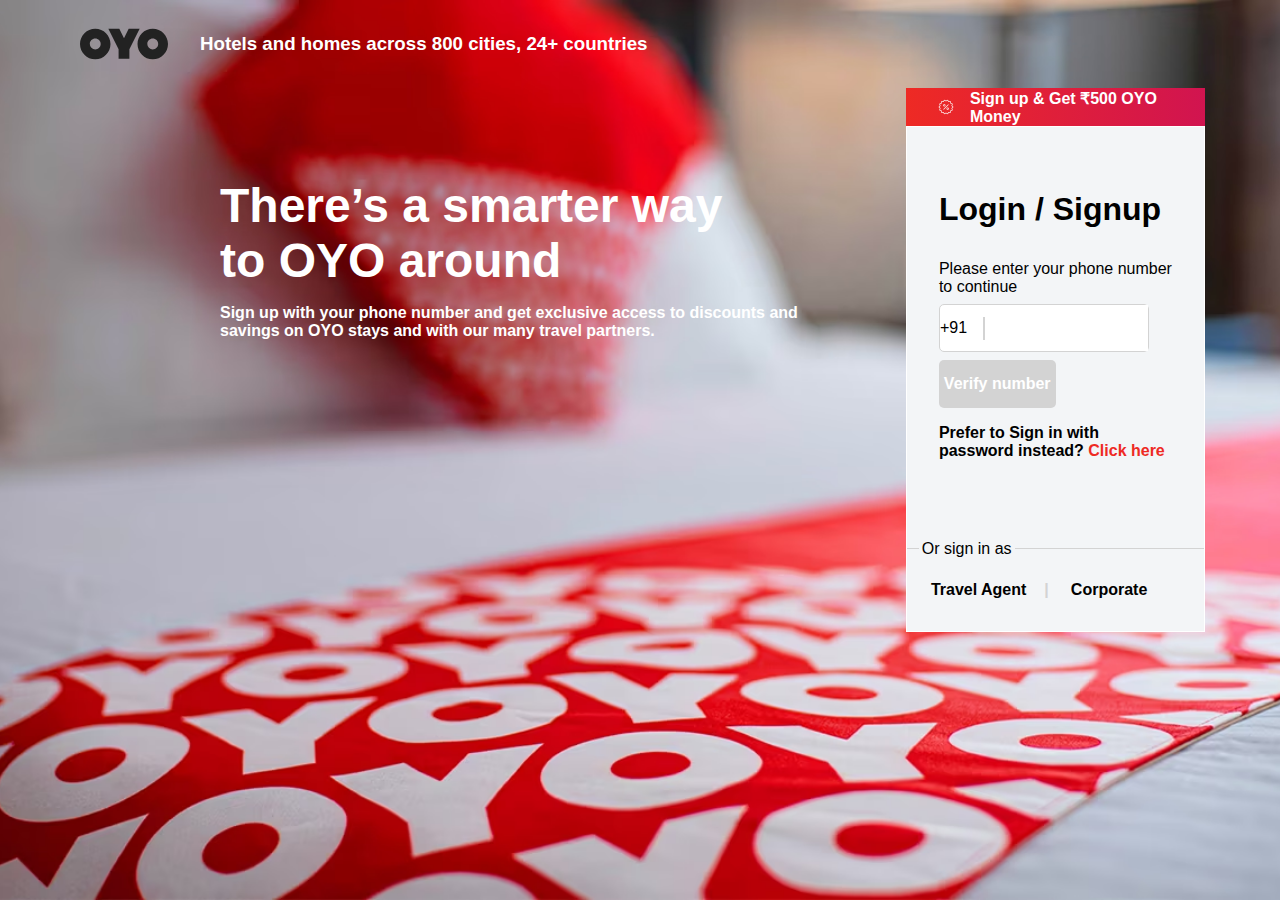
<file: Employee Work/John/oyo_clone/oyo_clone/login.html>
<!DOCTYPE html>
<html lang="en">

<head>
  <meta charset="UTF-8">
  <meta name="viewport" content="width=device-width, initial-scale=1.0">
  <link rel="shortcut icon" href="images/favicon.ico" type="image/x-icon">
  <title data-react-helmet="true">OYO: India&#x27;s Best Online Hotel Booking Site for Sanitized Stays</title>
  <link rel="stylesheet" href="login.css">
</head>

<body>
  <div class="login__container">
    <div class="heading">
      <svg role="img" viewBox="0 0 24 24" xmlns="http://www.w3.org/2000/svg">
        <title>OYO</title>
        <path
          d="M19.843 16.185C22.135 16.185 24 14.307 24 12c0-2.309-1.865-4.185-4.157-4.185-2.293 0-4.158 1.876-4.158 4.185 0 2.307 1.865 4.185 4.158 4.185zm0-5.677c.817 0 1.482.67 1.482 1.492s-.666 1.49-1.483 1.49A1.488 1.488 0 0 1 18.36 12c0-.824.665-1.493 1.482-1.493zM4.157 16.185c2.293 0 4.158-1.878 4.158-4.185 0-2.309-1.865-4.185-4.158-4.185C1.866 7.815 0 9.691 0 12c0 2.307 1.866 4.185 4.157 4.185zm0-5.677c.818 0 1.483.67 1.483 1.492s-.665 1.49-1.483 1.49A1.488 1.488 0 0 1 2.677 12c0-.824.664-1.493 1.48-1.493zm7.84-.094L10.722 7.87H7.733l2.791 5.564v2.62h2.948v-2.62l2.791-5.564h-2.99l-1.275 2.544Z" />
      </svg>
      <h3>
        Hotels and homes across 800 cities, 24+ countries
      </h3>
    </div>
    <div class="container">
      <div class="left__container">
        <div>
          <span>
            There’s a smarter way to OYO around
          </span>
          <span>
            Sign up with your phone number and get exclusive access to discounts and savings on OYO stays and with our
            many travel partners.
          </span>
        </div>
      </div>

      <div class="right__container">
        <div class="offer__banner">
          <img src="images/discount.png" alt="">
          <span>Sign up & Get ₹500 OYO Money</span>
        </div>
        <div class="signin__container">
          <div class="verify__section">
            <h1>Login / Signup</h1>
            <p>Please enter your phone number to continue</p>
            <div class="number">
              <label for="num">+91</label>
              <span></span>
              <input type="tel" name="" id="num">
            </div>
            <button>Verify number</button>
            <p>Prefer to Sign in with password instead? <span style="color: #ee2a24;">Click here</span></p>
          </div>

          <div class="line">
            <div class="banner__on__line">
              Or sign in as
            </div>
            <div class="signin__as">
              <span>Travel Agent</span> <span class="pipeline"> &nbsp &nbsp| &nbsp &nbsp </span> <span>Corporate</span>
            </div>
          </div>
        </div>
      </div>
    </div>
  </div>
</body>

</html>
</file>
<file: Employee Work/John/oyo_clone/oyo_clone/style.css>
:root {
  --bg: #f3f5f7;
  --footer-bg: #6d787d;
  --color-1: #ffffff;
  --grey-1: rgba(0, 0, 0, .54);
}

* {
  margin: 0;
  padding: 0;
  box-sizing: border-box;
}

.layout__container {
  background: var(--bg);
  font-family: sans-serif;
  width: 100vw;
  overflow: auto;
}

.navbar {
  height: 4rem;
  width: 100%;
  display: flex;
  justify-content: space-evenly;
  align-items: center;
  background: var(--color-1);
  overflow: hidden;
}

.logo svg {
  width: 4.5rem;
}

.icon img {
  width: 1.8rem;
  height: 1.8rem;
}

.promoCard label img {
  width: 1.8rem;
  height: 1.8rem;
}

.navigations__container {
  /* background: lightblue; */
}

.navigations__container ul {
  list-style: none;
  display: flex;
  align-items: center;
}

.promoCard {
  display: flex;
  justify-content: space-between;
  align-items: center;
  width: fit-content;
  margin: 0 px;
  border-right: 1px solid lightgray;
  padding: 0.5rem 0.8rem;
}

.promoCard .icon {
  padding: 0 1rem;
}

.diacription .text_1 {
  font-weight: 600;
  font-size: 14px;
}

.diacription .text_2 {
  font-weight: lighter;
  color: var(--grey-1);
  letter-spacing: -0.5px;
}

.login__link {
  text-decoration: none;
  color: #000;
}

/* Cities */

.cities__container {
  width: 100%;
  height: 2.5rem;
  display: flex;
  justify-content: space-evenly;
  align-items: center;
}

.city {
  position: relative;
  display: inline-block;
}

.city>div h2 {
  color: var(--grey-1);
  font-size: 1rem;
  font-weight: normal;
  height: 2.5rem;
  text-align: center;
  padding: 0.5rem;
}

.hover__content {
  position: absolute;
  top: 100%;
  display: none;
  background: #ffffff;
  width: 250px;
  height: fit-content;
}

.hover__content h4 {
  padding: 0rem;
}

.hover__content a {
  text-decoration: none;
  color: var(--grey-1);
  display: block;
  padding: 0.5rem 1rem;
}

.hover__content a:hover {
  color: red;
}

.city:hover .hover__content {
  display: block;
}


/* Search Section */

.search__container {
  background-image: url('images/search_bg.avif');
  background-repeat: no-repeat;
  background-position: center;
  height: 256px;
  display: flex;
  justify-content: center;
  align-items: center;
}

.search__container .sub__search__container h1 {
  color: #fff;
  font-size: 32px;
  font-weight: 800;
  line-height: 1.5;
  margin: 16px 0;
  text-align: center;
}

.search__bar {
  height: 3.5rem;
  display: flex;
  background: #ffffff;
  border-radius: 3px;
}

.search,
.date,
.room,
.search__btn {
  display: flex;
  align-items: center;
}

.search {
  justify-content: space-between;
  width: 45%;
  padding: 0 1rem;
  border-right: 1px solid var(--grey-1);
  height: 100%;
}

.nearMe {
  display: flex;
  align-items: center;
  background: #f2f2f2;
  height: 1.5rem;
  padding: 0 0.5rem;
  border-radius: 16px;
}

.nearMe img {
  width: 1.5rem;
  height: 1.5rem;
}

.nearMe p {
  color: var(--grey-1);
  font-weight: bold;
}

.date {
  width: 20%;
  display: flex;
  justify-content: center;
  align-items: center;
  border-right: 1px solid var(--grey-1);

}

.room {
  width: 20%;
  border-right: 1px solid var(--grey-1);
  display: flex;
  justify-content: center;
  align-items: center;

}

.search__btn {
  width: 15%;
  background: #1ab64f;
  display: flex;
  justify-content: center;
  align-items: center;
  border-radius: 0px 3px 3px 0px;
}

.search__btn h4 {
  text-align: center;
}

.continue_search_container {
  color: #ffffff;
  display: flex;
  justify-content: space-between;
  align-items: center;
  width: 80%;
}

.continue_search_container {
  color: #ffffff;
  display: flex;
  justify-content: space-between;
  align-items: center;
  width: 80%;
}

.continue_search_container {
  margin-top: 1rem;
}

.guest {
  padding: 0.5rem;
  border: 2px solid #ffffff;
  border-radius: 3px;
}

/* Offer Banner */

.offer__container {
  margin-top: 4rem;
  margin-bottom: 4rem;
  background: #ffffff;
}

.offer__container .banner__1,
.offer__container .banner__2 {
  width: 85%;
  margin: auto;
}

.offer__container .banner__2 {
  margin-bottom: 3rem;
}

.offer__container .banner__1 img,
.offer__container .banner__2 img {
  width: 100%;
}

.get__access {
  display: flex;
  align-items: center;
  justify-content: space-between;
  border: 1px solid lightgrey;
  border-radius: 5px;
  padding: 1.5rem;
}

.right__section form {
  display: flex;
  justify-content: space-between;
  position: relative;
  width: 400px;
}

.right__section label {
  position: absolute;
  top: -20%;
  left: 2%;
  font-size: small;
  background: #ffffff;
  color: var(--grey-1);

}

.right__section input,
.right__section button {
  height: 2.5rem;
  border-radius: 5px;
}

.right__section input {
  width: 250px;
  padding: 0 2rem;
  border: 1px solid var(--grey-1);
}

.right__section button {
  background: #ee2a24;
  width: 100px;
  font-size: large;
  color: #ffffff;
  border: none;
}

/* world map */

.map__container {
  display: flex;
  padding: 20px 0;
}

.map__container .map__left,
map__container .map__right {
  width: 50%;
  margin: 0 40px;
}

.map__container .map__left img {
  width: 100%;
}

.map__container .map__right {
  width: 50%;
}

.map__container .map__right h2 {
  margin-bottom: 2rem;
}

.insights {
  display: flex;
  margin-top: 2rem;
}

.insights h1 {
  font-size: 2rem;
}

.map__right>p,
.insights p {
  color: var(--grey-1);
}

.insights .slash {
  border-right: 0.25px solid var(--grey-1);
  transform: rotate(30deg);
  margin: 0 2rem;
}

.countries__list {
  width: 80%;
  list-style: none;
  margin: 3rem 0 0 -3rem;
  display: flex;
  flex-wrap: wrap;
}

.countries__list li {
  display: flex;
  align-items: center;
  margin: 1rem 3rem;
  font-weight: bold;
}

.countries__list>li .colors {
  display: inline-block;
  width: 0.5rem;
  height: 0.5rem;
  border-radius: 50%;
  margin: 0 12px 0 0;
  background: #000;
}


/* footer */

.footer__container {
  background-color: var(--footer-bg);
  color: var(--bg);
  padding-bottom: 1rem;

}

.footer__head {
  display: flex;
  justify-content: space-evenly;
  align-items: center;
  border-bottom: 1px solid var(--bg);
}

.footer__head__left {
  display: flex;
  align-items: center;
}

.footer__container .footer__head .footer__head__left svg {
  fill: var(--bg);
  width: 6rem;
  margin: 0 2rem 0 0;
}

.footer__container .footer__head .footer__head__left h2,
.footer__container .footer__head .footer__head__right h2 {
  display: block;
  font-size: 1.5em;
  margin-block-start: 0.83em;
  margin-block-end: 0.83em;
  margin-inline-start: 0px;
  margin-inline-end: 0px;
  font-weight: bold;
  unicode-bidi: isolate;

}

.footer__head__right {
  display: flex;
  justify-content: center;
  align-items: center;
}

.footer__head__right>button {
  display: flex;
  align-items: center;
  margin-left: 2rem;
  padding: 0.5em 1rem;
  border-radius: 5px;
  border: none;
}

.footer__head__right button img {
  width: 1.5rem;
  height: 1.5rem;
  margin-right: 0.5rem;
}

.footer__head__right button p {
    font-weight: bold;
}

.footer__app__section {
  display: flex;
  padding: 2rem 0;
  margin-left: 8%;
}

.footer__app__section .sec_1 .connection_images {
  display: flex;
  align-items: center;
}

.footer__app__section .sec_1 p {
  margin-left: 5px;
}

.footer__app__section .sec_1 .connection_images img {
  width: 150px;
}

.footer__app__section .sec_2 {
  display: grid;
  grid-template-columns: 1fr 1fr;
  /* margin: 1.5rem 0; */
}

.vertical__bar {
  background-color: var(--bg);
  width: 1px;
  margin: 0 3rem 0 6rem;
}

.footer__app__section .sec_2 h4 {
  display: inline-block;
  font-weight: normal;
  margin: 0.5rem 1rem;
}

.hotels__section {
  padding: 2rem 7rem;
}

.hotel__list__section {
  display: grid;
  grid-template-columns: repeat(6, 1fr);
}

.hotel__list>h4 {
  font-weight: lighter;
  font-size: 14px;
  margin: 1rem 0;

}

.footer__end {
  width: 85%;
  margin: 2rem 0 0 7rem;
  display: flex;
  justify-content: space-between;
  align-items: center;
}

.footer__end .icons img {
  width: 35px;
  margin: 0 0.5rem;
}

.copy__right {
  color: #ffffff;
  font-size: small;
  font-weight: bold;
}
</file>
<file: Employee Work/John/oyo_clone/oyo_clone/cityHotels.css>
:root {
  --bg: #f3f5f7;
  --footer-bg: #6d787d;
  --color-1: #ffffff;
  --grey-1: rgba(0, 0, 0, .54);
}

html {
  font-family: sans-serif;
}

.layout__container {
  background: #ffffff;
}

.city__hotels__container {
  display: flex;
}

.filters__section {
  flex-basis: 23%;
  padding: 2rem 1rem;
  overflow-y: scroll;
  height: 90vh;
}

.filters__section ul {
  margin-top: 1rem;
  list-style: none;
}

.filters__section input {
  border: 1px solid lightgray;
  border-radius: 5px;
  height: 2rem;
  width: 80%;
  padding-left: 8%;
}

.filters__section ul li {
  display: inline-block;
  background: #d3d3d35d;
  padding: 0.5rem 1rem;
  margin: 0.7rem 0;
}

/* range input */

.range {
  padding: 2rem 0;
}

.range p {
  display: flex;
  justify-content: space-between;
  align-items: center;
  font-weight: bold;
}

.collections p {
  display: flex;
  align-items: center;
  margin: 0.5rem 0;
}

.collections p span:nth-last-child(1) {
  font-weight: lighter;
  color: #6d787d;
}

.collections p span:nth-child(1) {
  display: inline-block;
  width: 0.8rem;
  height: 0.8rem;
  background: lightgray;
  border: 1px solid var(--footer-bg);
  border-radius: 3px;
  margin: 0 1rem 0 0;
}

.collections h4 {
  margin: 2rem 0;
}

.collections h4:nth-last-child(1) {
  color: #ee2e24;
  font-size: 1rem;
}


.filters__section>p {
  margin: 1rem 0;
}

.filters__section p:nth-last-child(2) {
  font-weight: 600;
  color: #ee2e24;
}

.filters__section h1 {
  font-size: 2rem;
}

.hotel__details__section {
  padding: 1rem 2rem;
  flex-basis: 77%;
}

/* right section */


.hotel__details__header {
  display: flex;
  align-items: center;
  justify-content: space-between;
}

.switch {
  position: relative;
  display: inline-block;
  border: 1px solid #2196f3;
  width: 35px;
  height: 20px;
  border-radius: 20px;
}

.switch input {
  opacity: 0;
  width: 0;
  height: 0;
}

.switch .slider {
  position: absolute;
  left: 0;
  right: 0;
  top: 0;
  bottom: 0;
}

.slider:before {
  position: absolute;
  content: "";
  height: 15px;
  width: 15px;
  border-radius: 50%;
  left: 2px;
  bottom: 1.5px;
  background-color: #2196f3;
  -webkit-transition: .4s;
  transition: .4s;
}

input:focus+.slider {
  box-shadow: 0 0 1px #2196F3;
}

input:checked+.slider:before {
  -webkit-transform: translateX(15px);
  -ms-transform: translateX(15px);
  transform: translateX(15px);
}

.switch__container {
  display: flex;
  align-items: center;
}

.sortby__container {
  display: flex;
  align-items: center;
}

.dropbtn {
  color: var(--footer-bg);
  padding: 5px 1rem;
  font-size: 16px;
}

.dropdown {
  position: relative;
  display: inline-block;
}

.dropdown-content {
  display: none;
  position: absolute;
  right: 0%;
  background-color: #f1f1f1;
  min-width: 160px;
  box-shadow: 0px 8px 16px 0px rgba(0, 0, 0, 0.2);
  border: 0.5px solid lightgray;
  z-index: 1;
}

.dropdown-content a {
  color: black;
  padding: 12px 16px;
  text-decoration: none;
  display: block;
}

.dropdown-content a:hover {
  background-color: #ddd;
}

.dropdown:hover .dropdown-content {
  display: block;
}

.dropdown:hover .dropbtn {
  background-color: lightgray;
  border: 1px solid black;
  color: black;
}

/* hotel details */


.hotel__detail {
  display: flex;
}

.hotel__detail .img {
  flex-basis: 40%;
  margin-right: 1rem;
}

.hotel__detail .img img {
  width: 100%;
  height: 80%;
}

.hotel__detail .discription__section {
  flex-basis: 60%;
}

.rating {
  color: #ffffff;
  background: #1ab64f;
  padding: 2px 5px;
}

.rating svg {
  height: 10px;
  fill: #ffffff;
}

.facility {
  display: flex;
  align-items: center;
}

.facility svg {
  width: 1rem;
}

.discription__details {
  display: flex;
}

.discription__details .details__left {
  flex-basis: 80%;
}

.discription__details .details__right {
  flex-basis: 20%;
}

.price__section {
  display: flex;
  align-items: center;
  justify-content: space-between;
}

.price__section .price__right button {
  font-size: 1rem;
  font-weight: bold;
  border-radius: 5px;
}

.price__section .price__right button:nth-child(1) {
  width: 10rem;
  height: 2.5rem;
  background: #ffffff;
  border: 1px solid black;
}

.price__section .price__right button:nth-child(1):hover {
  cursor: pointer;
  background: #f2f2f2;
  border: 1px solid grey;

}

.price__section .price__right button:nth-child(2) {
  width: 8rem;
  height: 2.5rem;
  color: #ffffff;
  background: #1ab64f;
  border: none;
}
</file>
<file: Employee Work/John/oyo_clone/oyo_clone/hotelDetails.css>
:root {
  --bg: #f3f5f7;
  --footer-bg: #6d787d;
  --color-1: #ffffff;
  --grey-1: rgba(0, 0, 0, .54);
}

html {
  font-family: Inter, sans-serif;
  line-height: 1.2;
  -ms-text-size-adjust: 100%;
  -webkit-text-size-adjust: 100%;

}

.layout__container {
  background: #ffffff;
}

.slider__container {
  height: 27.2rem;

}

.slider {
  display: flex;
  aspect-ratio: 16/9;
  overflow-x: auto;
  scroll-snap-type: x mandatory;
  scroll-behavior: smooth;
  scrollbar-width: none;
}

.slider img {
  background: var(--bg);
  width: 35rem;
  height: 27rem;
  padding: 0 2rem;
  border-right: 2px solid #ffffff;
  scroll-snap-align: start;
}

.slider__nav {
  display: flex;
  column-gap: 1rem;
  position: absolute;
  top: 29rem;
  left: 50%;
  transform: translateX(-50%);
  z-index: 1;
}

.slider__nav a {
  width: 0.5rem;
  height: 0.5rem;
  border-radius: 50%;
  background: #ffffff;
  opacity: 75%;
  transition: opacity ease 250ms;
}

.slider__nav a:hover {
  opacity: 1;
}

.details__price__container {
  padding: 1.5rem 10rem;
  display: flex;
  position: relative;
}

.specs__container {
  padding-top: 0.5rem;
  flex-basis: 60%;
  /* border: 1px solid red; */
  position: relative;
}

.hotel__name {
  display: flex;
  justify-content: space-between;
}

.hotel__name h1 {
  width: 80%;
}

.hotel__name .rating__wrapper {
  width: 15%;
  position: relative;
}

.rating__number {
  display: flex;
  align-items: center;
  justify-content: space-evenly;
  background: #58ac00;
  padding: 0.2rem 0;

}

.rating__number span {
  font-size: 2rem;
  font-weight: bolder;
  color: #ffffff;

}

.rating__number svg {
  height: 1rem;
  fill: #ffffff;
}

.rating__count {
  display: flex;
  align-content: center;
  justify-content: center;
  padding: 0.3rem;
  background: #f4f4f4;
  color: 222222;
}

.address {
  color: lightgray;
  font-size: 1rem;
  margin: 1rem 0;
  letter-spacing: 1px;
}

.townhouse {
  background: #000;
  color: #ffffff;
  padding: 0.25em 0.5rem;
  font-weight: bold;
  border-radius: 2px;
}

.check-in__rating {
  padding: 1rem 2rem;
  display: flex;
  align-items: center;
}

.check-in__rating span {
  text-align: center;
}

.check-in__rating span svg {
  fill: lightgrey;
  stroke: lightgrey;
  height: 1rem;
  margin: 5px;
  width: 10px;
}

.key__points {
  background: #fff6ee;
  color: #f49242;
  font-size: 14px;
  font-weight: 550;
  padding: 0.75em 0.75rem 0.75rem 0.5rem;
  line-height: 1.2rem;
  border: 0.5px solid lightgray;
  border-radius: 5px;
}

.amenities__section {
  margin-top: 2rem;
}

.perks {
  display: grid;
  grid-template-columns: 1fr 1fr 1fr;
  margin-top: 2rem;

}

.preks__tile {
  display: flex;
  align-items: center;
  justify-content: start;
  padding: 0.5rem 0;
}

.preks__tile>svg {
  height: 1.7rem;
  fill: #222222;
}

.preks__tile span {
  font-size: 14px;
  fill: #222222;
  padding-left: 1rem;
}

.about__this__oyo h1 {
  margin: 2rem 0;
}

.about__this__oyo p {
  line-height: 1.5;
  word-spacing: 2px;
  color: rgba(0, 0, 0, 0.7);
  font-size: 14px;
  margin-bottom: 1rem;
}

.ribbon {
  display: flex;
  align-items: center;
  height: 1.5rem;
  padding: 0.2rem 1rem;
  border-top-left-radius: 5px;
  border-top-right-radius: 5px;
  background-image: linear-gradient(to right, #797f9d, #d4d1da);
}

.ribbon svg {
  height: 0.75rem;
  fill: rgb(255, 220, 100);
  fill-rule: evenodd;
}

.ribbon span {
  color: #ffffff;
  font-size: small;
  font-weight: bold;
  padding-left: 0.5rem;
}

.selection__section {
  border: 0.25px solid lightgray;
  border-radius: 5px;
  padding: 0 1rem;
}

.section1 {
  display: flex;
  justify-content: space-between;
}

.section2 {
  display: flex;
  justify-content: space-between;
  margin-bottom: 1rem;
}

.section2__right {
  display: flex;
  justify-content: center;
  align-items: center;
}

.section2__right button {
  font-weight: bold;
  height: 3rem;
  width: 8rem;
  margin-top: 1rem;
  border-radius: 3px;
  border: 0.5px solid rgba(128, 128, 128, 0.75);
}

.section2__right button span {
  background: lightgreen;
  display: inline-block;
  border-radius: 50%;
  width: 1rem;
  height: 1rem;
  padding-left: 2px;
}

.section2__right button span svg {
  fill: #ffffff;
}

.circle__check {
  width: 1.5rem;
  height: 1.5rem;
  border-radius: 50%;
  background: lightgreen;
  padding-top: 5px;
  padding-left: 2px;
}

.circle__check svg {
  height: 0.9rem;
  fill: #ffffff;
}

.section1__right {
  margin: 1rem 0;
  width: 10rem;
}

.section1__right img {
  width: 100%;
}

.section2__left .price__discount {
  display: flex;
  align-items: center;
}

.section2__left .price__discount div del {
  color: grey;
}

.section2__left .price__discount span:nth-child(2) {
  margin: 1rem;
}

.tax {
  color: #222222;
  font-size: small;
}

.public__rating {
  display: flex;
  margin-top: 1rem;
  /* border: 0.5px solid #808080bf; */
}

.public__rating__left {
  display: flex;
  flex-direction: column;
  align-items: center;
  flex-basis: 30%;
  border: 0.5px solid lightgrey;
  border-top-left-radius: 5px;
  border-bottom-left-radius: 5px;
}

.public__rating .public__rating__left div:nth-child(1) {
  margin-top: 3rem;
  background: #58ac00;
  display: inline-block;
  height: 2.2rem;
  width: 4.5rem;
  padding: 5px 10px;
  font-size: 20px;
  color: #ffffff;
  font-weight: bold;
  border-radius: 3px;
}

.public__rating .public__rating__left div svg {
  fill: #ffffff;
}

.public__rating .public__rating__left h4 {
  font-size: 14px;
  font-weight: 800;
  padding: 0.5rem 0;
}

.public__rating .public__rating__left h4 span {
  font-weight: normal;
  display: inline-block;
  padding: 0.5rem 0;
  padding-left: 5px;

}

.public__rating__right {
  flex-basis: 60%;
  border: 0.5px solid lightgrey;
  border-top-right-radius: 5px;
  border-bottom-right-radius: 5px;
}


.public__rating__right .rating__bar {
  display: flex;
  align-items: center;
  margin: 1rem;
}

.public__rating__right .rating__bar svg {
  fill: #d4d1da;
}

.public__rating__right .rating__bar small {
  font-weight: bold;
}

.public__rating__right .rating__bar .bar {
  width: 85%;
  height: 4px;
  margin: 0 0.5rem;
  background: #d4d1da;
  border-radius: 3px;
}

.public__rating__right .rating__bar .bar span {
  display: block;
  background: sandybrown;
  border-radius: 3px;
  height: 4px;
}

/* reviews */

.reviews__container {
  margin-top: 1rem;
}

.reviews__container .person {
  display: flex;
  align-items: center;
  justify-content: space-between;
}

.reviews__container .person .avatar__name {
  display: flex;
  align-items: center;
}

.reviews__container .person .avatar__name img {
  width: 2.5rem;
  margin-right: 1rem;
}

.reviews__container .person .avatar__name h4 {
  display: flex;
  align-items: center;
}

.reviews__container .person .avatar__name .circular__dot {
  background: #000;
  display: inline-block;
  width: 0.3rem;
  height: 0.3rem;
  border-radius: 50%;
  margin: 0 4px;
}

.reviews__container .person .avatar__name .review__date {
  font-weight: normal;
  font-size: 12px;
}

.reviews__container .person .star__rating {
  display: flex;
  align-items: center;
  background: green;
  padding: 0.5em 1rem;
  color: #ffffff;
  font-weight: bold;
  font-size: 14px;
  border-radius: 5px;
}

.reviews__container .person .star__rating svg {
  fill: #ffffff;
  margin-left: 0.3rem;
}

.reviews__container p {
  font-size: 14px;
  margin: 1rem 0;
}

.reviews__container .review__images {
  display: flex;
  align-items: center;
  gap: 10px;
}

.reviews__container .review__images img {
  width: 6rem;
  height: 6rem;
  border-radius: 5px;
}

.hotel__policies__container {
  margin-top: 1rem;
  border-bottom: 0.5px solid lightgrey;
}

.hotel__policies__container .checkin__timings__wrapper {
  margin-top: 1rem;
  position: relative;
}

.hotel__policies__container .checkin__timings__wrapper .in__type {
  font-size: 14px;
}

.hotel__policies__container .checkin__timings__wrapper .in__time {
  position: absolute;
  top: 180%;
  right: 60%;
  width: 7rem;
  display: inline-block;
  font-weight: bold;
  padding: 0.5rem 1rem;
  box-shadow: 0px 0px 5px lightgrey;
}

.hotel__policies__container .checkin__timings__wrapper .in__time:before {
  content: "";
  position: absolute;
  bottom: 91%;
  width: 0.6rem;
  height: 0.6rem;
  transform: rotate(45deg);
  border-left: 1px solid lightgray;
  border-top: 1px solid lightgray;
  background: #ffffff;
  box-shadow: 0px -1px 5px lightgrey;

}

.checkin__timings__wrapper {
  display: flex;
  justify-content: space-between;
  width: 280px;
}

.hotel__policies__container .checkin__timings__wrapper .out__time {
  position: absolute;
  top: 160%;
  left: 85%;
  width: 7rem;
  display: inline-block;
  font-weight: bold;
  padding: 0.5rem 1rem;
  box-shadow: 0px 0px 5px lightgrey;
}

.hotel__policies__container ul {
  margin-top: 5rem;
}

.hotel__policies__container ul li {
  margin-top: 1rem;
  margin-left: 1rem;
}

.hotel__policies__container .checkin__timings__wrapper .out__time:before {
  content: "";
  position: absolute;
  bottom: 91%;
  width: 0.6rem;
  height: 0.6rem;
  transform: rotate(45deg);
  border-left: 1px solid lightgray;
  border-top: 1px solid lightgray;
  background: #ffffff;
  box-shadow: 0px -1px 5px lightgrey;

}

.hotel__policies__container .policies__footer {
  margin-top: 1rem;
  display: flex;
  justify-content: space-between;
  align-items: center;
}

.lens {
  fill: #ee2e24;
  stroke: #ee2e24;
  margin-right: 0.5rem;
}


.nearby__container {
  border: 1px solid lightgray;
  border-radius: 5px;
  margin: 1rem 0 0 0;
  padding: 1rem;
}

.title {
  display: flex;
  align-items: center;
}

.red__circle {
  position: relative;
  width: 1.5rem;
  height: 1.5rem;
  background: #ee2e24;
  border-radius: 50%;
  border: 2px solid lightgray;
  margin: 0 1rem 0 0;
}

.red__circle::after {
  content: "";
  height: 14px;
  width: 1px;
  border-left: 1px dotted rgb(33, 33, 33);
  position: absolute;
  bottom: calc(-100% - 1px);
  left: 10px;
}

.find__place {
  display: flex;
  align-items: center;
  margin: 1.5rem 0 0 0;
}

.find__place svg {
  margin-right: 1rem;
}

.find__place input {
  border: 1px solid lightgrey;
  /* height: 2rem; */
  font-size: 1.2rem;
  padding: 0.5rem 1rem;
  width: 400px;
  border-radius: 5px;
}

.anchors {
  /* background: #d4d1da; */
  margin-top: 1rem;
  display: flex;
  border-bottom: 0.5px solid lightgray;
}

.anchors div {
  font-size: 1rem;
  font-weight: 600;
  padding: 0.5em 0;
  margin-right: 1.2rem;
}

.anchors div:hover {
  color: #ee2e24;
  border-bottom: #ee2e24 2px solid;
}

.map__container {
  display: flex;
  align-items: center;
  height: 200px;
  padding: 0;
}

.place__distance {
  padding-top: 1.5rem;
  margin-right: 0.5rem;
  flex-basis: 45%;
  height: 100%;
}

.place__wrapper {
  display: flex;
  justify-content: space-between;
  margin: 0.5rem 0;
  font-size: 0.9rem;
}

.place__wrapper span:nth-last-child(1) {
  color: #797f9d;
}

.map__wrapper {
  display: flex;
  justify-content: center;
  align-items: center;
  border: 1px solid lightgray;
  border-radius: 5px;
  flex-basis: 55%;
  height: 100%;
  background-image: url("images/map.jpg");
}

.map__btn {

  padding: 0.5rem 2rem;
  border-radius: 5px;
  color: #ee2e24;
  font-weight: bold;
  background: #ffffff;
  width: fit-content;
}


/* sticky section */

.price__container {
  height: fit-content;
  flex-basis: 35%;
  border: 1px solid lightgrey;
  margin-left: 5rem;
  position: sticky;
  border-top-right-radius: 5px;
  border-top-left-radius: 5px;
}

.price__ribbon {
  border-top-right-radius: 5px;
  border-top-left-radius: 5px;
  padding: 1rem 1rem;
  display: flex;
  align-items: center;
  justify-content: space-around;
  width: 100%;
  color: #ffffff;
  background: linear-gradient(265deg, #ef4123, #ee3f25 48%, #d11450);
}

.price__ribbon__left {
  display: flex;
  align-items: center;
  font-weight: bold;
}

.price__ribbon__left h6 {
  font-weight: bold;
  margin-left: 0.5rem;
}

.price__ribbon__right {
  width: 70px;
  background: rgba(255, 255, 255, 0.5);
  height: 1.5rem;
  text-align: center;
  padding-top: 0.15rem;
  border-radius: 3px;
  font-weight: bold;
}

.price__container h2 {
  letter-spacing: 1.2px;
  font-weight: 600;
  margin: 1rem 0 0 1rem;
}

.price__container h2 del {
  font-size: 20px;
  font-weight: normal;
  margin: 0 0.5rem;
}

.price__container h2 span {
  color: #f5a623;
}

.date__room {
  border: 1px solid lightgrey;
  margin: 1rem;
  background: snow;
  display: flex;
  align-items: center;
  justify-content: center;
  border-radius: 3px;
}

.date__room span {
  font-size: 16px;
  font-weight: bold;
}

.v_bar {
  display: inline-block;
  height: 1rem;
  border: 1px solid lightgray;
  width: 1px;
}

.date__room .date__day,
.date__room .room__type {
  padding: 0.7rem;
}

.type {
  display: flex;
  align-items: center;
  justify-content: space-between;
  border: 1px solid lightgrey;
  margin: 1rem;
  border-radius: 3px;
  padding: 0.7rem;
}

.type .type__left {
  display: flex;
  align-items: center;
}

.type .type__left span {
  font-weight: bold;
  font-size: 16px;
  margin-left: 0.5rem;
}

.coupon__wrapper {
  display: flex;
  align-items: center;
  justify-content: space-between;
  margin: 0 1rem;
  border-radius: 3px;
  padding: 1rem 0;
}

.coupon__wrapper__left svg {
  /* fill: #f5a623; */
  margin-right: 1rem;
}

.coupon__wrapper__right {
  display: flex;
  align-items: center;
}

.coupon__wrapper__right span {
  margin-left: 1rem;
  border-radius: 3px;
  display: flex;
  justify-content: center;
  align-items: center;
  width: 1.1rem;
  display: inline-block;
  padding: 0 1px;
  background: rgb(34, 158, 34);
}

.more__offers {
  display: inline-block;
  margin: 0 3.5rem;
  font-weight: bold;
  font-size: 12px;
  color: #46830586;
  background: rgba(144, 238, 144, 0.256);
  border: 1px solid #46830586;
  padding: 0.5em;
  border-radius: 5px;
}

.dotted__border {
  display: block;
  margin: 2rem 1rem;
  border-top: 1px dotted lightgrey;
}

.final__price {
  margin: 1.5rem 1rem;
  display: flex;
  align-items: center;
  justify-content: space-between;
}

.amt__discription {
  font-weight: lighter;
}

.amt {
  font-weight: 600;
  margin-right: 2.5rem;
}

.tax {
  margin: 0 1rem;
  display: flex;
  align-items: center;
}

.tax svg {
  font-size: small;
  color: lightgrey;
  margin-left: 0.5rem;
  height: 1rem;
}

.booking__button {
  margin: 1rem;
  text-align: center;
  border-radius: 4px;
  background-color: #1ab64f;
  color: #fff;
  font-size: 16px;
  font-weight: bold;
  line-height: 1.2;
  padding: 14px;
}

.red__lines {
  display: flex;
  align-items: center;
  display: block;
  margin: 1rem;
  font-weight: bold;
  color: #ee2e24;
}

.red__lines svg {
  fill: #ee2e24;
}

.grey__part {
  color: lightgray;
}
</file>
<file: Employee Work/John/oyo_clone/oyo_clone/login.css>
:root {
  --bg: #f3f5f7;
  --footer-bg: #6d787d;
  --color-1: #ffffff;
  --grey-1: rgba(0, 0, 0, .54);
}

* {
  margin: 0;
  padding: 0;
  box-sizing: border-box;
  font-family: sans-serif;
}

.login__container {
  background: url('login__bg.jpg');
  width: 100vw;
  height: 100vh;
  background-repeat: no-repeat;
  background-position: center;
  background-size: cover;
}

.login__container .heading {
  display: flex;
  align-items: center;
  padding: 0 0 0 5rem;
}

.login__container .heading svg {
  width: 5.5rem;
  fill: #222222;
  margin-right: 2rem;
}

.login__container .heading h3 {
  display: inline-block;
  color: #ffffff;
}

.left__container div span {
  color: #ffffff;
  display: block;
}

.container {
  display: flex;
}

.right__container {
  flex-basis: 40%;
}

.left__container div {
  width: 60ch;
  margin: 90px 120px 0 220px;
}

.left__container div span:nth-child(1) {
  font-size: 3rem;
  font-weight: bolder;
  padding-bottom: 1rem;
}

.left__container div span:nth-child(2) {
  font-size: 1rem;
  font-weight: bold;
  padding-bottom: 1rem;
  width: 65ch;
}

.right__container {
  padding-left: 2rem;
}

.offer__banner {
  width: 80%;
  display: flex;
  height: 2.4rem;
  align-items: center;
  background-image: linear-gradient(270deg, #d11450, #ee2a24);
}

.offer__banner img {
  margin: 0 1rem 0 2rem;
  width: 1rem;
}

.offer__banner span {
  font-weight: 800;
  color: #ffffff;
}

.signin__container {
  background: var(--bg);
  width: 80%;
  border: #ffffff 1px solid;
}

.verify__section h1 {
  margin: 2rem 0;
}

.number {
  margin: 0.5rem 0 0.5rem 0;
  display: flex;
  align-items: center;
  background: #ffffff;
  height: 2rem;
  width: 90%;
  height: 3rem;
  border: 1px solid lightgray;
  border-radius: 5px;

}

.number span {
  height: 50%;
  margin: 0 1rem;
  border: 1px solid lightgray;
}

.number input {
  border: none;
  height: 100%;
  width: 100%;
}

.verify__section {
  padding: 2rem;
}

.verify__section button:hover {
  cursor: pointer;
  border: 1px solid lightgray;
  background: #ffffff;
  color: lightgray;
}

.verify__section button {
  width: 50%;
  height: 3rem;
  border: none;
  background: lightgray;
  color: #ffffff;
  font-size: 1rem;
  font-weight: bolder;
  border-radius: 5px;
}

.verify__section p:nth-last-child(1) {
  margin: 1rem 0 0 0;
  font-weight: bolder;
}

.line {
  position: relative;
  border-top: 1px solid lightgray;
  margin-top: 3.5rem;

}

.banner__on__line {
  position: absolute;
  background: var(--bg);
  top: -25%;
  left: 4%;
  padding: 3px;
}

.line div:nth-last-child(1) {
  margin: 2rem 0;
  font-weight: bold;
}

.signin__as {
  padding-left: 1.5rem;
}

.pipeline {
  display: inline-block;
  color: lightgray;
}
</file>
